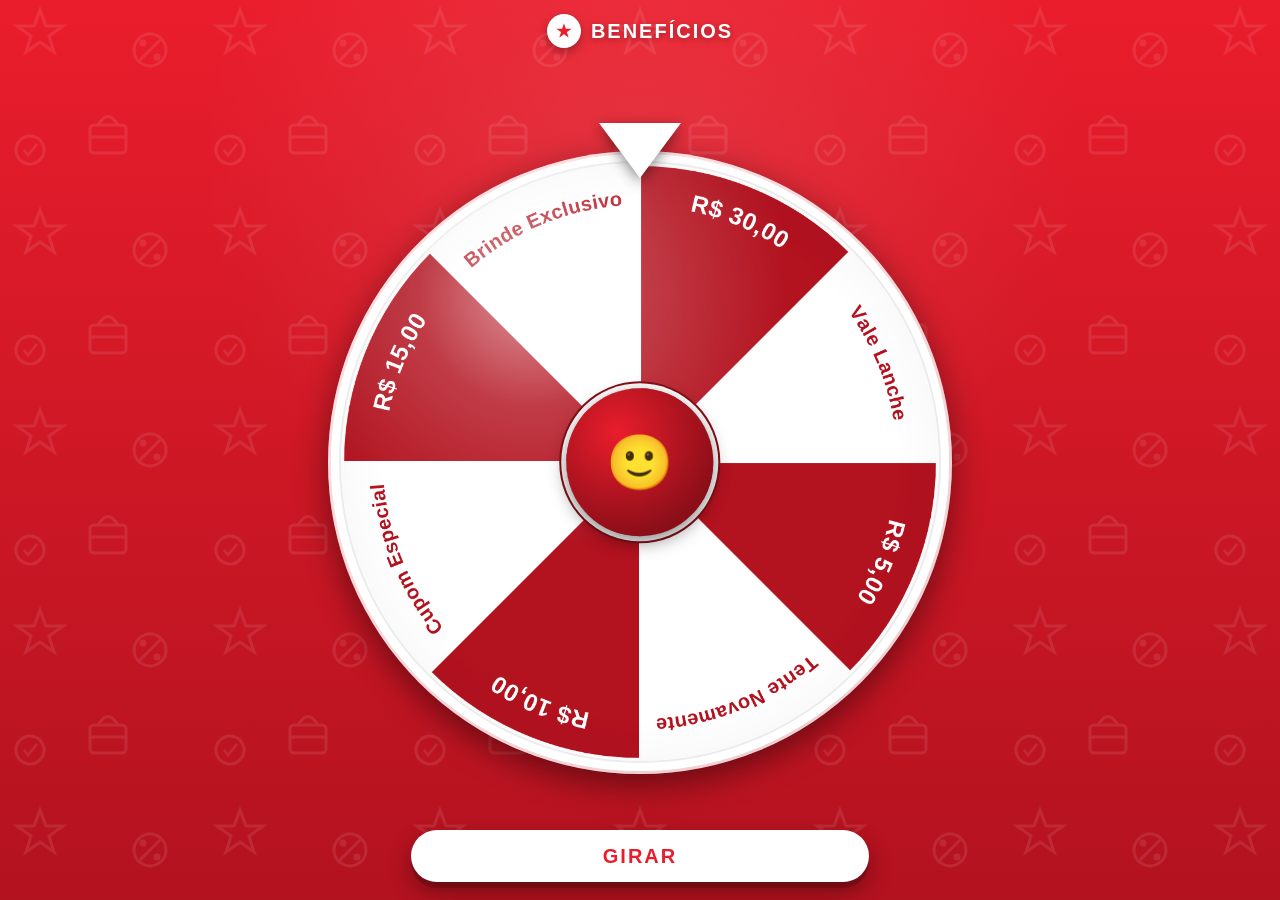
<file: index.html>
<!DOCTYPE html>
<html lang="pt-BR">
<head>
<meta charset="UTF-8">
<meta name="viewport" content="width=device-width, initial-scale=1.0, maximum-scale=1.0, user-scalable=no">
<title>Gira e Ganha | Roleta de Prêmios</title>
<style>
  :root{
    --red:#EA1D2C;
    --red-dark:#B3121F;
    --red-darker:#8A0E18;
    --yellow:#FFD700;
    --yellow-dark:#E6B800;
    --white:#FFFFFF;
  }

  *{ box-sizing:border-box; margin:0; padding:0; }

  html,body{
    width:100%; height:100%;
    overflow:hidden;
    font-family:'Segoe UI', -apple-system, BlinkMacSystemFont, Roboto, Arial, sans-serif;
    background:var(--red);
    -webkit-user-select:none;
    user-select:none;
    -webkit-tap-highlight-color:transparent;
  }

  #totem{
    position:relative;
    width:100vw;
    height:100vh;
    height:100dvh;
    overflow:hidden;
    background:
      radial-gradient(circle at 50% 18%, rgba(255,255,255,0.10) 0%, transparent 45%),
      linear-gradient(180deg, var(--red) 0%, var(--red-dark) 100%);
    display:flex;
    flex-direction:column;
    align-items:center;
  }

  /* watermark pattern layer */
  .watermark{
    position:absolute; inset:0;
    z-index:0;
    pointer-events:none;
    opacity:0.9;
    background-image:url("data:image/svg+xml,%3Csvg xmlns='http://www.w3.org/2000/svg' width='200' height='200'%3E%3Cg stroke='%23ffffff' stroke-width='3' fill='none' opacity='0.10'%3E%3Cpolygon points='40,10 46,26 63,26 49,36 54,52 40,42 26,52 31,36 17,26 34,26'/%3E%3Ccircle cx='150' cy='50' r='16'/%3E%3Cline x1='140' y1='60' x2='160' y2='40'/%3E%3Ccircle cx='143' cy='43' r='2' fill='%23ffffff'/%3E%3Ccircle cx='157' cy='57' r='2' fill='%23ffffff'/%3E%3Crect x='90' y='125' width='36' height='28' rx='4'/%3E%3Cline x1='90' y1='137' x2='126' y2='137'/%3E%3Cpath d='M98 125 Q108 108 118 125'/%3E%3Ccircle cx='30' cy='150' r='14'/%3E%3Cpath d='M24 150 l4 5 l9 -11' stroke-width='2.5'/%3E%3C/g%3E%3C/svg%3E");
    background-size:200px 200px;
    background-repeat:repeat;
  }

  .content{
    position:relative;
    z-index:1;
    width:100%;
    height:100%;
    display:flex;
    flex-direction:column;
    align-items:center;
    padding:0.4vh 1.5vw 0.4vh;
  }

  /* ---------- Header ---------- */
  .top-header{
    display:flex;
    align-items:center;
    justify-content:center;
    gap:10px;
    padding:1.2vh 0 0.6vh;
  }
  .header-logo{
    width:34px; height:34px;
    min-width:34px;
    border-radius:50%;
    background:#fff;
    color:var(--red);
    display:flex;
    align-items:center;
    justify-content:center;
    font-weight:900;
    font-size:17px;
    box-shadow:0 4px 10px rgba(0,0,0,0.3);
  }
  .header-title{
    color:#fff;
    font-weight:900;
    letter-spacing:2px;
    font-size:clamp(15px,3.4vh,20px);
    text-transform:uppercase;
    text-shadow:0 2px 6px rgba(0,0,0,0.3);
  }

  /* ---------- Wheel stage ---------- */
  .wheel-stage{
    position:relative;
    flex:1;
    width:100%;
    display:flex;
    align-items:center;
    justify-content:center;
    padding-top:5.5vh;
    min-height:0;
  }

  .wheel-wrap{
    position:relative;
    width:min(90vw, 72vh, 760px);
    height:min(90vw, 72vh, 760px);
  }

  /* ---------- Landscape / telas horizontais ---------- */
  @media (orientation: landscape) {
    .wheel-wrap{
      width:min(72vh, 48vw, 900px);
      height:min(72vh, 48vw, 900px);
    }
  }

  .pointer{
    position:absolute;
    top:-3.6vh;
    left:50%;
    transform:translateX(-50%);
    width:0; height:0;
    border-left:4.6vh solid transparent;
    border-right:4.6vh solid transparent;
    border-top:6.2vh solid #ffffff;
    filter:drop-shadow(0 4px 7px rgba(0,0,0,0.45));
    z-index:6;
  }

  .wheel-outer-ring{
    position:absolute; inset:-0.5vh;
    border-radius:50%;
    background:linear-gradient(145deg, #ffffff, #e8e8e8);
    box-shadow:0 10px 32px rgba(0,0,0,0.45), 0 0 0 3px rgba(234,29,44,0.12) inset;
  }
  .wheel-outer-ring::before{
    content:"";
    position:absolute; inset:0.35vh;
    border-radius:50%;
    background:#ffffff;
  }

  canvas#wheelCanvas{
    position:absolute;
    inset:0.7vh;
    width:calc(100% - 1.4vh);
    height:calc(100% - 1.4vh);
    border-radius:50%;
    cursor:pointer;
    box-shadow:0 0 0 2px rgba(0,0,0,0.06) inset;
  }

  .wheel-gloss{
    position:absolute;
    inset:0.7vh;
    border-radius:50%;
    pointer-events:none;
    z-index:4;
    background:
      radial-gradient(circle at 32% 22%, rgba(255,255,255,0.55) 0%, rgba(255,255,255,0.18) 18%, transparent 42%),
      radial-gradient(circle at 50% 50%, transparent 60%, rgba(0,0,0,0.08) 100%);
  }

  .hub{
    position:absolute;
    top:50%; left:50%;
    transform:translate(-50%,-50%);
    width:24%; height:24%;
    min-width:88px; min-height:88px;
    border-radius:50%;
    background:radial-gradient(circle at 35% 30%, var(--red), var(--red-darker) 75%);
    display:flex;
    align-items:center;
    justify-content:center;
    text-align:center;
    cursor:pointer;
    z-index:5;
    box-shadow:0 6px 18px rgba(0,0,0,0.45), 0 0 0 5px #ffffff, 0 0 0 7px var(--red-darker);
  }
  .hub-icon{
    font-size:clamp(32px,7.5vw,54px);
    line-height:1;
  }
  .hub.pulse{ animation:hubPulse 1.8s ease-in-out infinite; }
  @keyframes hubPulse{
    0%,100%{ box-shadow:0 6px 18px rgba(0,0,0,0.45), 0 0 0 5px #ffffff, 0 0 0 7px var(--red-darker); }
    50%{ box-shadow:0 6px 24px rgba(0,0,0,0.5), 0 0 0 6px #ffffff, 0 0 0 9px var(--red-darker); }
  }

  /* ---------- Spin button ---------- */
  .spin-btn-wrap{
    width:100%;
    display:flex;
    justify-content:center;
    padding:1vh 0 1.6vh;
  }
  .spin-btn{
    border:none;
    outline:none;
    cursor:pointer;
    font-family:inherit;
    font-weight:900;
    letter-spacing:2px;
    text-transform:uppercase;
    color:var(--red);
    background:#ffffff;
    padding:1.6vh 15vw;
    font-size:clamp(15px,2.4vh,20px);
    border-radius:100px;
    box-shadow:0 6px 0 rgba(0,0,0,0.15), 0 10px 22px rgba(0,0,0,0.35);
    transition:transform .1s ease;
  }
  .spin-btn:active{
    transform:translateY(3px);
    box-shadow:0 3px 0 rgba(0,0,0,0.15), 0 6px 12px rgba(0,0,0,0.3);
  }
  .spin-btn:disabled{
    opacity:0.6;
    cursor:not-allowed;
  }

  /* ---------- Modal ---------- */
  .modal-overlay{
    position:fixed; inset:0;
    background:rgba(60,4,8,0.86);
    backdrop-filter:blur(4px);
    display:none;
    align-items:center;
    justify-content:center;
    z-index:200;
    padding:5vw;
  }
  .modal-overlay.active{ display:flex; }

  .flash-bg{
    position:absolute; inset:0;
    z-index:0;
    pointer-events:none;
    opacity:0;
    background:
      radial-gradient(circle at 50% 38%, rgba(255,255,255,0.55), rgba(255,215,0,0.35) 30%, rgba(234,29,44,0.18) 55%, transparent 72%);
  }
  .flash-bg.active{
    animation:flashPulse 1.1s ease-in-out infinite;
  }
  @keyframes flashPulse{
    0%,100%{ opacity:0.35; transform:scale(1); }
    50%{ opacity:0.95; transform:scale(1.12); }
  }

  .sparkle{
    position:absolute;
    pointer-events:none;
    color:var(--yellow);
    text-shadow:0 0 10px rgba(255,215,0,0.95), 0 0 22px rgba(255,255,255,0.7);
    z-index:203;
    animation-name:sparkleRise;
    animation-timing-function:ease-out;
    animation-fill-mode:forwards;
  }
  @keyframes sparkleRise{
    0%{ opacity:0; transform:translateY(0) scale(0.3) rotate(0deg); }
    20%{ opacity:1; }
    100%{ opacity:0; transform:translateY(-90px) scale(1.15) rotate(200deg); }
  }

  #confettiCanvas{
    position:fixed; inset:0;
    z-index:201;
    pointer-events:none;
    display:none;
  }
  #confettiCanvas.active{ display:block; }

  .modal-box{
    position:relative;
    z-index:202;
    width:100%;
    max-width:420px;
    background:linear-gradient(165deg, #fffdf6, #fff);
    border-radius:30px;
    padding:5vh 6vw;
    text-align:center;
    box-shadow:0 20px 60px rgba(0,0,0,0.5), 0 0 0 6px var(--yellow);
    animation:popIn .5s cubic-bezier(.2,.9,.3,1.35);
    perspective:800px;
  }
  @keyframes popIn{
    from{ transform:scale(0.6); opacity:0; }
    to{ transform:scale(1); opacity:1; }
  }
  .modal-box .badge{
    width:min(22vw,90px);
    height:min(22vw,90px);
    margin:0 auto 2vh;
    border-radius:50%;
    background:linear-gradient(145deg, var(--yellow), var(--yellow-dark));
    display:flex; align-items:center; justify-content:center;
    font-size:min(11vw,42px);
    box-shadow:0 8px 20px rgba(0,0,0,0.25);
    animation:badgePop .6s cubic-bezier(.34,1.56,.64,1) both, badgeGlow 1.8s ease-in-out .6s infinite;
  }
  @keyframes badgePop{
    0%{ transform:scale(0) rotate(-30deg); opacity:0; }
    60%{ transform:scale(1.3) rotate(15deg); opacity:1; }
    80%{ transform:scale(0.9) rotate(-8deg); }
    100%{ transform:scale(1) rotate(0deg); }
  }
  @keyframes badgeGlow{
    0%,100%{ box-shadow:0 8px 20px rgba(0,0,0,0.25); }
    50%{ box-shadow:0 8px 30px rgba(255,215,0,0.75); }
  }
  .modal-box h2{
    font-size:clamp(20px,4.6vw,28px);
    color:var(--red);
    font-weight:900;
    text-transform:uppercase;
    line-height:1.2;
    margin-bottom:1.4vh;
    animation:bounceZoom3D .7s .1s cubic-bezier(.34,1.56,.64,1) both;
  }
  @keyframes bounceZoom3D{
    0%{ transform:scale(0.2) rotateX(45deg); opacity:0; }
    50%{ transform:scale(1.22) rotateX(-8deg); opacity:1; }
    72%{ transform:scale(0.94) rotateX(4deg); }
    100%{ transform:scale(1) rotateX(0deg); }
  }
  .modal-box .prize-name{
    font-size:clamp(22px,5.4vw,32px);
    font-weight:900;
    color:var(--red-darker);
    background:linear-gradient(180deg, #fff7d6, #ffe98a);
    border:2px dashed var(--yellow-dark);
    border-radius:16px;
    padding:1.6vh 1vh;
    margin:1.6vh 0 2vh;
    text-transform:uppercase;
    animation:bounceZoom3D .8s .25s cubic-bezier(.34,1.56,.64,1) both, prizeGlow 1.5s .95s ease-in-out infinite;
  }
  @keyframes prizeGlow{
    0%,100%{ box-shadow:0 0 0 rgba(255,215,0,0); text-shadow:0 0 0 transparent; }
    50%{ box-shadow:0 0 26px rgba(255,215,0,0.65); text-shadow:0 0 12px rgba(255,170,0,0.7); }
  }
  .modal-box p.sub{
    font-size:clamp(13px,3.4vw,15px);
    color:#5a4a1f;
    font-weight:700;
    line-height:1.5;
    margin-bottom:3vh;
  }
  .modal-box.retry .prize-name{ display:none; }

  .modal-btn{
    width:100%;
    border:none;
    outline:none;
    cursor:pointer;
    font-family:inherit;
    font-weight:900;
    letter-spacing:1px;
    text-transform:uppercase;
    color:#fff;
    background:linear-gradient(160deg, var(--red), var(--red-darker));
    padding:2.1vh 0;
    font-size:clamp(14px,3.6vw,17px);
    border-radius:100px;
    box-shadow:0 6px 0 #7a0c14, 0 10px 20px rgba(0,0,0,0.35);
  }
  .modal-btn:active{ transform:translateY(3px); box-shadow:0 3px 0 #7a0c14, 0 6px 12px rgba(0,0,0,0.3); }
</style>
</head>
<body>

<div id="totem">
  <div class="watermark"></div>

  <div class="content">
    <div class="top-header">
      <div class="header-logo">★</div>
      <div class="header-title">Benefícios</div>
    </div>

    <div class="wheel-stage">
      <div class="wheel-wrap">
        <div class="pointer"></div>
        <div class="wheel-outer-ring"></div>
        <canvas id="wheelCanvas" width="1000" height="1000"></canvas>
        <div class="wheel-gloss"></div>
        <div class="hub pulse" id="hubBtn">
          <div class="hub-icon">🙂</div>
        </div>
      </div>
    </div>

    <div class="spin-btn-wrap">
      <button class="spin-btn" id="spinBtn">GIRAR</button>
    </div>
  </div>
</div>

<canvas id="confettiCanvas"></canvas>

<div class="modal-overlay" id="modalOverlay">
  <div class="flash-bg" id="flashBg"></div>
  <div class="modal-box" id="modalBox">
    <div class="badge" id="modalBadge">🏆</div>
    <h2 id="modalTitle">PARABÉNS! VOCÊ GANHOU:</h2>
    <div class="prize-name" id="modalPrize">Cupom Especial</div>
    <p class="sub" id="modalSub">Mostre esta tela para o promotor do estande e retire seu brinde!</p>
    <button class="modal-btn" id="modalBtn">JOGAR NOVAMENTE</button>
  </div>
</div>

<script>
/* =========================================================
   CONFIGURAÇÃO DOS PRÊMIOS (8 GOMOS)
========================================================= */
const PRIZES = [
  { label:'R$ 5,00',          type:'win' },
  { label:'Tente Novamente',  type:'lose' },
  { label:'R$ 10,00',         type:'win' },
  { label:'Cupom Especial',   type:'win' },
  { label:'R$ 15,00',         type:'win' },
  { label:'Brinde Exclusivo', type:'win' },
  { label:'R$ 30,00',         type:'win' },
  { label:'Vale Lanche',      type:'win' },
];

const SEGMENT_COLORS = ['#B3121F', '#FFFFFF']; // alterna vermelho escuro / branco
const TEXT_COLORS    = ['#FFFFFF', '#B3121F']; // texto contrastante

/* =========================================================
   CANVAS DA ROLETA
========================================================= */
const canvas = document.getElementById('wheelCanvas');
const ctx = canvas.getContext('2d');
const CENTER = canvas.width / 2;
const RADIUS = CENTER - 6;
const N = PRIZES.length;
const SLICE = (Math.PI * 2) / N;

let currentRotation = 0;
let isSpinning = false;

function drawCurvedText(text, radius, angleCenter, color, fontSize){
  ctx.save();
  ctx.fillStyle = color;
  ctx.font = `900 ${fontSize}px Arial, sans-serif`;
  ctx.textBaseline = 'middle';
  ctx.textAlign = 'center';

  const chars = text.split('');
  const widths = chars.map(c => ctx.measureText(c).width + fontSize * 0.03);
  const totalWidth = widths.reduce((a,b)=>a+b,0);
  const totalAngle = totalWidth / radius;

  let angle = angleCenter - totalAngle / 2;

  for(let i = 0; i < chars.length; i++){
    const charAngle = widths[i] / radius;
    angle += charAngle / 2;
    ctx.save();
    ctx.rotate(angle);
    ctx.translate(radius, 0);
    ctx.rotate(Math.PI / 2);
    ctx.fillText(chars[i], 0, 0);
    ctx.restore();
    angle += charAngle / 2;
  }
  ctx.restore();
}

function drawWheel(rotation){
  ctx.clearRect(0, 0, canvas.width, canvas.height);
  ctx.save();
  ctx.translate(CENTER, CENTER);
  ctx.rotate(rotation);

  for(let i = 0; i < N; i++){
    const start = i * SLICE;
    const end = start + SLICE;
    const colorIdx = i % 2;

    // gomo
    ctx.beginPath();
    ctx.moveTo(0, 0);
    ctx.arc(0, 0, RADIUS, start, end);
    ctx.closePath();
    ctx.fillStyle = SEGMENT_COLORS[colorIdx];
    ctx.fill();

    // divisor branco
    ctx.strokeStyle = '#FFFFFF';
    ctx.lineWidth = 4;
    ctx.stroke();

    // texto curvado
    const midAngle = start + SLICE / 2;
    const label = PRIZES[i].label;
    const fontSize = label.length > 10 ? 33 : 40;
    drawCurvedText(label, RADIUS - 58, midAngle, TEXT_COLORS[colorIdx], fontSize);
  }

  // anel interno
  ctx.beginPath();
  ctx.arc(0, 0, RADIUS, 0, Math.PI * 2);
  ctx.lineWidth = 5;
  ctx.strokeStyle = 'rgba(255,255,255,0.95)';
  ctx.stroke();

  ctx.restore();
}

drawWheel(currentRotation);

/* =========================================================
   FÍSICA DO GIRO
========================================================= */
function easeOutCubic(t){
  return 1 - Math.pow(1 - t, 3);
}

function primeSpeech(){
  if(!('speechSynthesis' in window)) return;
  window.speechSynthesis.cancel();
  const unlock = new SpeechSynthesisUtterance(' ');
  unlock.volume = 0;
  unlock.rate = 10;
  window.speechSynthesis.speak(unlock);
}

function spinWheel(){
  if(isSpinning) return;
  isSpinning = true;
  ensureAudioContext();
  primeSpeech();
  setControlsEnabled(false);

  const winnerIndex = Math.floor(Math.random() * N);

  const jitter = (Math.random() - 0.5) * (SLICE * 0.5);
  const segmentCenterAngle = winnerIndex * SLICE + SLICE / 2;
  const pointerAngle = -Math.PI / 2; // topo do canvas, sob a seta

  let targetRotation = pointerAngle - segmentCenterAngle + jitter;

  const twoPi = Math.PI * 2;
  const normalizedCurrent = ((currentRotation % twoPi) + twoPi) % twoPi;
  const normalizedTarget = ((targetRotation % twoPi) + twoPi) % twoPi;
  let delta = normalizedTarget - normalizedCurrent;
  if(delta < 0) delta += twoPi;

  const extraSpins = 7;
  const finalRotation = currentRotation + delta + (extraSpins * twoPi);

  const duration = 5200;
  const startRotation = currentRotation;
  const startTime = performance.now();

  function animate(now){
    const elapsed = now - startTime;
    const t = Math.min(elapsed / duration, 1);
    const eased = easeOutCubic(t);
    currentRotation = startRotation + (finalRotation - startRotation) * eased;
    drawWheel(currentRotation);

    if(t < 1){
      requestAnimationFrame(animate);
    } else {
      currentRotation = finalRotation;
      drawWheel(currentRotation);
      isSpinning = false;
      setControlsEnabled(true);
      onSpinResult(winnerIndex);
    }
  }
  requestAnimationFrame(animate);
}

function setControlsEnabled(enabled){
  document.getElementById('spinBtn').disabled = !enabled;
  document.getElementById('hubBtn').style.pointerEvents = enabled ? 'auto' : 'none';
  canvas.style.pointerEvents = enabled ? 'auto' : 'none';
}

document.getElementById('spinBtn').addEventListener('click', spinWheel);
document.getElementById('hubBtn').addEventListener('click', spinWheel);
canvas.addEventListener('click', spinWheel);

/* =========================================================
   RESULTADO / MODAL
========================================================= */
function onSpinResult(index){
  const prize = PRIZES[index];
  const overlay = document.getElementById('modalOverlay');
  const box = document.getElementById('modalBox');
  const badge = document.getElementById('modalBadge');
  const title = document.getElementById('modalTitle');
  const prizeEl = document.getElementById('modalPrize');
  const sub = document.getElementById('modalSub');
  const btn = document.getElementById('modalBtn');

  if(prize.type === 'lose'){
    box.classList.add('retry');
    badge.textContent = '🔄';
    title.textContent = 'QUASE LÁ!';
    sub.textContent = 'Não foi dessa vez. Toque no botão abaixo para girar novamente!';
    btn.textContent = 'GIRAR NOVAMENTE';
    setTimeout(() => speak('Não foi dessa vez! Tente novamente!'), 150);
  } else {
    box.classList.remove('retry');
    badge.textContent = '🏆';
    title.textContent = 'PARABÉNS! VOCÊ GANHOU:';
    prizeEl.textContent = prize.label;
    sub.textContent = 'Mostre esta tela para o promotor do estande e retire seu brinde!';
    btn.textContent = 'JOGAR NOVAMENTE';
    launchCelebration();
    playVictorySound();
    setTimeout(() => speak(`Parabéns! Você ganhou ${toSpokenText(prize.label)}!`), 400);
  }

  overlay.classList.add('active');
}

document.getElementById('modalBtn').addEventListener('click', () => {
  document.getElementById('modalOverlay').classList.remove('active');
  stopCelebration();
  if('speechSynthesis' in window) window.speechSynthesis.cancel();
});

/* =========================================================
   NARRAÇÃO POR VOZ (WEB SPEECH API)
========================================================= */
let ptVoice = null;

const FEMALE_VOICE_HINTS = ['maria','francisca','luciana','camila','helena','fernanda','vitória','vitoria','female','mulher','google português','google portugues'];

function loadPtVoice(){
  if(!('speechSynthesis' in window)) return;
  const voices = window.speechSynthesis.getVoices();
  const ptVoices = voices.filter(v => v.lang && v.lang.toLowerCase().startsWith('pt'));
  const isFemale = v => FEMALE_VOICE_HINTS.some(hint => v.name.toLowerCase().includes(hint));
  const isNatural = v => v.name.toLowerCase().includes('natural') || v.name.toLowerCase().includes('online');

  ptVoice = ptVoices.find(v => isFemale(v) && isNatural(v))
    || ptVoices.find(v => isFemale(v))
    || ptVoices.find(v => v.lang === 'pt-BR')
    || ptVoices[0]
    || null;
}
if('speechSynthesis' in window){
  loadPtVoice();
  window.speechSynthesis.onvoiceschanged = loadPtVoice;
}

function toSpokenText(label){
  const match = label.match(/R\$\s*([\d.]+),?\d*/);
  if(match){
    const amount = match[1].replace(/\./g, '');
    return `${amount} reais`;
  }
  return label;
}

function speak(text){
  if(!('speechSynthesis' in window)) return;
  const utter = new SpeechSynthesisUtterance(text);
  utter.lang = 'pt-BR';
  utter.rate = 0.88;
  utter.pitch = 0.88;
  utter.volume = 1;
  if(ptVoice) utter.voice = ptVoice;
  window.speechSynthesis.speak(utter);
}

/* =========================================================
   CELEBRAÇÃO: CONFETE + FOGOS DE ARTIFÍCIO (CANVAS)
========================================================= */
const confettiCanvas = document.getElementById('confettiCanvas');
const confettiCtx = confettiCanvas.getContext('2d');
const flashBg = document.getElementById('flashBg');
let confettiParticles = [];
let fireworkParticles = [];
let confettiRAF = null;

function resizeConfettiCanvas(){
  confettiCanvas.width = window.innerWidth;
  confettiCanvas.height = window.innerHeight;
}
window.addEventListener('resize', resizeConfettiCanvas);
resizeConfettiCanvas();

const CONFETTI_COLORS = ['#FFD700', '#EA1D2C', '#FFFFFF', '#B3121F', '#FFE98A'];
const CELEBRATION_DURATION = 5200;

function spawnFireworkBurst(){
  const cx = confettiCanvas.width * (0.12 + Math.random() * 0.76);
  const cy = confettiCanvas.height * (0.1 + Math.random() * 0.42);
  const count = 32 + Math.floor(Math.random() * 16);
  const hueBase = Math.random() * 360;

  for(let i = 0; i < count; i++){
    const angle = (Math.PI * 2 * i) / count + Math.random() * 0.3;
    const speed = 3 + Math.random() * 5;
    fireworkParticles.push({
      x: cx, y: cy,
      vx: Math.cos(angle) * speed,
      vy: Math.sin(angle) * speed,
      life: 0,
      maxLife: 50 + Math.random() * 26,
      color: `hsl(${(hueBase + Math.random() * 50 - 25 + 360) % 360}, 100%, ${55 + Math.random() * 20}%)`,
      size: 2.5 + Math.random() * 2.5
    });
  }
}

function launchCelebration(){
  confettiCanvas.classList.add('active');
  flashBg.classList.add('active');
  confettiParticles = [];
  fireworkParticles = [];

  const count = 150;
  for(let i = 0; i < count; i++){
    confettiParticles.push({
      x: Math.random() * confettiCanvas.width,
      y: -20 - Math.random() * confettiCanvas.height * 0.5,
      w: 6 + Math.random() * 8,
      h: 10 + Math.random() * 10,
      color: CONFETTI_COLORS[Math.floor(Math.random() * CONFETTI_COLORS.length)],
      speedY: 2.5 + Math.random() * 3.5,
      speedX: (Math.random() - 0.5) * 2.5,
      rotation: Math.random() * 360,
      rotationSpeed: (Math.random() - 0.5) * 10,
      shape: Math.random() > 0.5 ? 'rect' : 'circle'
    });
  }

  launchSparkles();

  const startTime = performance.now();
  let lastBurst = 0;
  spawnFireworkBurst();

  function frame(now){
    const elapsed = now - startTime;
    confettiCtx.clearRect(0, 0, confettiCanvas.width, confettiCanvas.height);

    if(elapsed < CELEBRATION_DURATION - 700 && now - lastBurst > (380 + Math.random() * 260)){
      spawnFireworkBurst();
      lastBurst = now;
    }

    confettiParticles.forEach(p => {
      p.x += p.speedX;
      p.y += p.speedY;
      p.rotation += p.rotationSpeed;

      confettiCtx.save();
      confettiCtx.translate(p.x, p.y);
      confettiCtx.rotate((p.rotation * Math.PI) / 180);
      confettiCtx.fillStyle = p.color;
      if(p.shape === 'rect'){
        confettiCtx.fillRect(-p.w/2, -p.h/2, p.w, p.h);
      } else {
        confettiCtx.beginPath();
        confettiCtx.arc(0, 0, p.w/2, 0, Math.PI*2);
        confettiCtx.fill();
      }
      confettiCtx.restore();
    });

    fireworkParticles.forEach(p => {
      p.life++;
      p.vx *= 0.96;
      p.vy = p.vy * 0.97 + 0.05;
      p.x += p.vx;
      p.y += p.vy;
      const alpha = Math.max(0, 1 - p.life / p.maxLife);

      confettiCtx.save();
      confettiCtx.globalAlpha = alpha;
      confettiCtx.fillStyle = p.color;
      confettiCtx.shadowColor = p.color;
      confettiCtx.shadowBlur = 10;
      confettiCtx.beginPath();
      confettiCtx.arc(p.x, p.y, p.size, 0, Math.PI * 2);
      confettiCtx.fill();
      confettiCtx.restore();
    });
    fireworkParticles = fireworkParticles.filter(p => p.life < p.maxLife);

    if(elapsed < CELEBRATION_DURATION || fireworkParticles.length > 0){
      confettiRAF = requestAnimationFrame(frame);
    } else {
      confettiCtx.clearRect(0, 0, confettiCanvas.width, confettiCanvas.height);
      confettiCanvas.classList.remove('active');
      flashBg.classList.remove('active');
    }
  }
  confettiRAF = requestAnimationFrame(frame);
}

function stopCelebration(){
  if(confettiRAF){ cancelAnimationFrame(confettiRAF); confettiRAF = null; }
  confettiCtx.clearRect(0, 0, confettiCanvas.width, confettiCanvas.height);
  confettiCanvas.classList.remove('active');
  flashBg.classList.remove('active');
  document.querySelectorAll('.sparkle').forEach(s => s.remove());
}

function launchSparkles(){
  const overlay = document.getElementById('modalOverlay');
  const glyphs = ['✦', '✧', '★'];
  for(let i = 0; i < 20; i++){
    const s = document.createElement('div');
    s.className = 'sparkle';
    s.textContent = glyphs[Math.floor(Math.random() * glyphs.length)];
    s.style.left = (8 + Math.random() * 84) + '%';
    s.style.top = (15 + Math.random() * 65) + '%';
    s.style.fontSize = (14 + Math.random() * 20) + 'px';
    s.style.animationDelay = (Math.random() * 0.8) + 's';
    s.style.animationDuration = (1.6 + Math.random() * 1.3) + 's';
    overlay.appendChild(s);
    setTimeout(() => s.remove(), 3600);
  }
}

/* =========================================================
   SOM DE VITÓRIA (WEB AUDIO API — SEM ARQUIVOS EXTERNOS)
========================================================= */
let audioCtx = null;

function ensureAudioContext(){
  if(!audioCtx){
    const AudioCtor = window.AudioContext || window.webkitAudioContext;
    if(AudioCtor) audioCtx = new AudioCtor();
  }
  if(audioCtx && audioCtx.state === 'suspended'){
    audioCtx.resume();
  }
}

function playTone(freq, start, duration, type, peakGain){
  const osc = audioCtx.createOscillator();
  const gain = audioCtx.createGain();
  osc.type = type;
  osc.frequency.value = freq;
  gain.gain.setValueAtTime(0, start);
  gain.gain.linearRampToValueAtTime(peakGain, start + 0.02);
  gain.gain.exponentialRampToValueAtTime(0.001, start + duration);
  osc.connect(gain).connect(audioCtx.destination);
  osc.start(start);
  osc.stop(start + duration + 0.05);
}

function playVictorySound(){
  if(!audioCtx) return;
  const now = audioCtx.currentTime;
  const notes = [523.25, 659.25, 783.99, 1046.5]; // C5 E5 G5 C6

  notes.forEach((freq, i) => {
    playTone(freq, now + i * 0.12, 0.35, 'triangle', 0.3);
  });

  const chordStart = now + notes.length * 0.12 + 0.05;
  [1046.5, 1318.5, 1568.0].forEach(freq => {
    playTone(freq, chordStart, 0.9, 'sine', 0.15);
  });
}
</script>
</body>
</html>
</file>
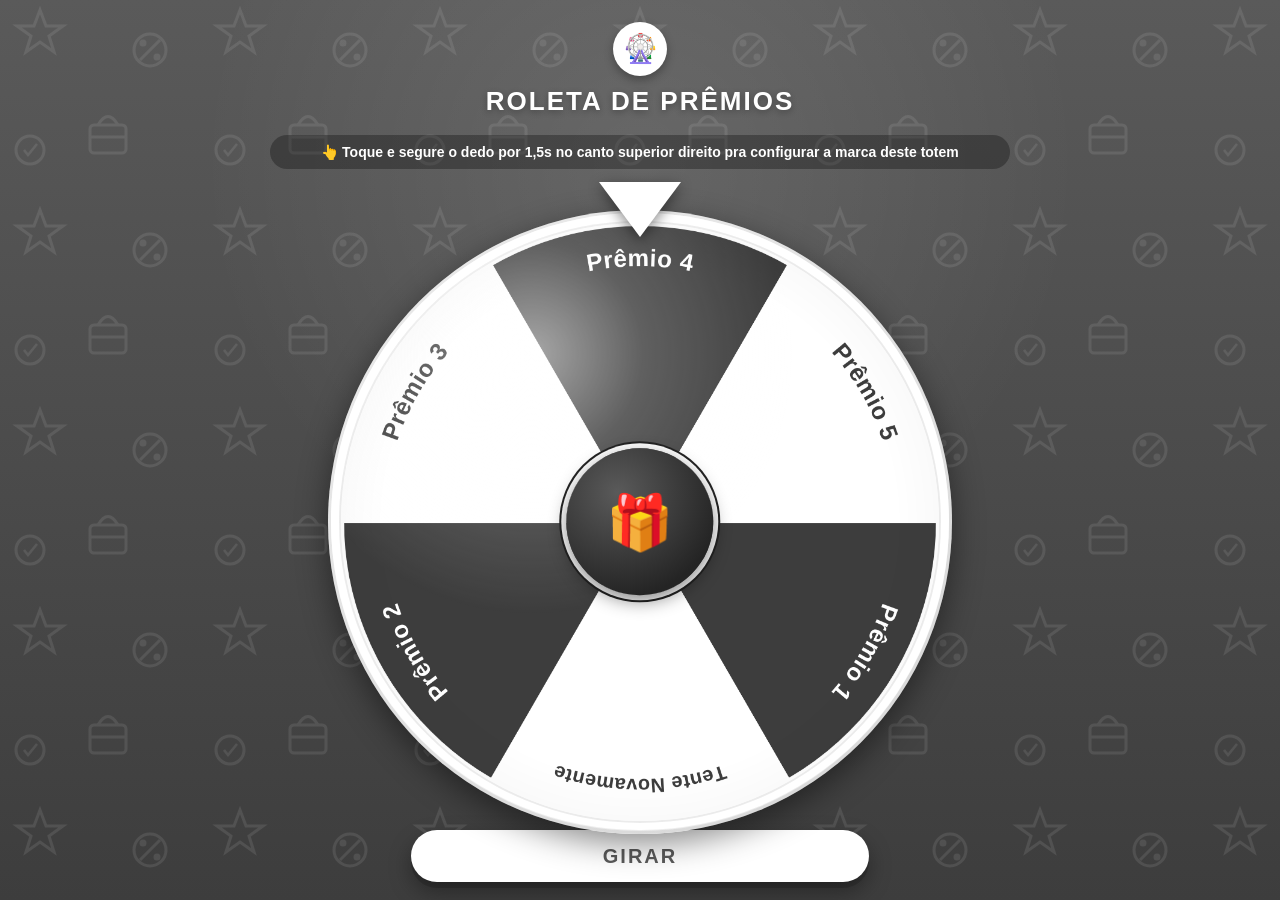
<file: configuravel/index.html>
<!DOCTYPE html>
<html lang="pt-BR">
<head>
<meta charset="UTF-8">
<meta name="viewport" content="width=device-width, initial-scale=1.0, maximum-scale=1.0, user-scalable=no">
<title>Gira e Ganha | Roleta de Prêmios</title>
<style>
  :root{
    --red:#5A5A5A;
    --red-dark:#3D3D3D;
    --red-darker:#242424;
    --red-rgb:90,90,90;
    --yellow:#FFD700;
    --yellow-dark:#E6B800;
    --white:#FFFFFF;
  }

  *{ box-sizing:border-box; margin:0; padding:0; }

  html,body{
    width:100%; height:100%;
    overflow:hidden;
    font-family:'Segoe UI', -apple-system, BlinkMacSystemFont, Roboto, Arial, sans-serif;
    background:var(--red);
    -webkit-user-select:none;
    user-select:none;
    -webkit-tap-highlight-color:transparent;
  }

  #totem{
    position:relative;
    z-index:0;
    width:100vw;
    height:100vh;
    height:100dvh;
    overflow:hidden;
    background:
      radial-gradient(circle at 50% 18%, rgba(255,255,255,0.10) 0%, transparent 45%),
      linear-gradient(180deg, var(--red) 0%, var(--red-dark) 100%);
    display:flex;
    flex-direction:column;
    align-items:center;
  }

  /* watermark pattern layer */
  .watermark{
    position:absolute; inset:0;
    z-index:0;
    pointer-events:none;
    opacity:0.9;
    background-image:url("data:image/svg+xml,%3Csvg xmlns='http://www.w3.org/2000/svg' width='200' height='200'%3E%3Cg stroke='%23ffffff' stroke-width='3' fill='none' opacity='0.10'%3E%3Cpolygon points='40,10 46,26 63,26 49,36 54,52 40,42 26,52 31,36 17,26 34,26'/%3E%3Ccircle cx='150' cy='50' r='16'/%3E%3Cline x1='140' y1='60' x2='160' y2='40'/%3E%3Ccircle cx='143' cy='43' r='2' fill='%23ffffff'/%3E%3Ccircle cx='157' cy='57' r='2' fill='%23ffffff'/%3E%3Crect x='90' y='125' width='36' height='28' rx='4'/%3E%3Cline x1='90' y1='137' x2='126' y2='137'/%3E%3Cpath d='M98 125 Q108 108 118 125'/%3E%3Ccircle cx='30' cy='150' r='14'/%3E%3Cpath d='M24 150 l4 5 l9 -11' stroke-width='2.5'/%3E%3C/g%3E%3C/svg%3E");
    background-size:200px 200px;
    background-repeat:repeat;
  }

  .content{
    position:relative;
    z-index:1;
    width:100%;
    height:100%;
    display:flex;
    flex-direction:column;
    align-items:center;
    padding:0.4vh 1.5vw 0.4vh;
  }

  /* ---------- Header ---------- */
  .top-header{
    display:flex;
    flex-direction:column;
    align-items:center;
    justify-content:center;
    gap:1.2vh;
    padding:2vh 0 1.4vh;
  }
  .header-logo{
    width:54px; height:54px;
    min-width:54px;
    border-radius:50%;
    background:#fff;
    color:var(--red);
    display:flex;
    align-items:center;
    justify-content:center;
    font-weight:900;
    font-size:28px;
    box-shadow:0 4px 10px rgba(0,0,0,0.3);
  }
  .header-logo.custom{
    width:auto; height:clamp(70px,11vh,120px); min-width:0;
    max-width:min(74vw, 380px);
    border-radius:16px;
    background:rgba(255,255,255,0.96);
    padding:10px 16px;
    box-shadow:0 4px 14px rgba(0,0,0,0.35);
  }
  .header-logo.custom img{
    width:auto; height:100%;
    max-width:100%;
    object-fit:contain;
  }
  .header-title{
    color:#fff;
    font-weight:900;
    letter-spacing:2px;
    font-size:clamp(18px,4.2vh,26px);
    text-transform:uppercase;
    text-shadow:0 2px 6px rgba(0,0,0,0.3);
    text-align:center;
  }

  .setup-hint{
    display:none;
    align-self:center;
    max-width:80vw;
    text-align:center;
    background:rgba(0,0,0,0.3);
    color:#fff;
    font-size:clamp(12px,2vh,14px);
    font-weight:700;
    padding:1vh 4vw;
    border-radius:100px;
    margin:0.6vh 0 0.4vh;
    animation:hintPulse 2s ease-in-out infinite;
  }
  .setup-hint.active{ display:block; }
  @keyframes hintPulse{
    0%,100%{ opacity:0.75; }
    50%{ opacity:1; }
  }

  /* ---------- Wheel stage ---------- */
  .wheel-stage{
    position:relative;
    flex:1;
    width:100%;
    display:flex;
    align-items:center;
    justify-content:center;
    padding-top:5.5vh;
    min-height:0;
  }

  .wheel-wrap{
    position:relative;
    width:min(90vw, 72vh, 760px);
    height:min(90vw, 72vh, 760px);
  }

  /* ---------- Landscape / telas horizontais ---------- */
  @media (orientation: landscape) {
    .wheel-wrap{
      width:min(72vh, 48vw, 900px);
      height:min(72vh, 48vw, 900px);
    }
  }

  .pointer{
    position:absolute;
    top:-3.6vh;
    left:50%;
    transform:translateX(-50%);
    width:0; height:0;
    border-left:4.6vh solid transparent;
    border-right:4.6vh solid transparent;
    border-top:6.2vh solid #ffffff;
    filter:drop-shadow(0 4px 7px rgba(0,0,0,0.45));
    z-index:6;
  }

  .wheel-outer-ring{
    position:absolute; inset:-0.5vh;
    border-radius:50%;
    background:linear-gradient(145deg, #ffffff, #e8e8e8);
    box-shadow:0 10px 32px rgba(0,0,0,0.45), 0 0 0 3px rgba(var(--red-rgb), 0.12) inset;
  }
  .wheel-outer-ring::before{
    content:"";
    position:absolute; inset:0.35vh;
    border-radius:50%;
    background:#ffffff;
  }

  canvas#wheelCanvas{
    position:absolute;
    inset:0.7vh;
    width:calc(100% - 1.4vh);
    height:calc(100% - 1.4vh);
    border-radius:50%;
    cursor:pointer;
    box-shadow:0 0 0 2px rgba(0,0,0,0.06) inset;
  }

  .wheel-gloss{
    position:absolute;
    inset:0.7vh;
    border-radius:50%;
    pointer-events:none;
    z-index:4;
    background:
      radial-gradient(circle at 32% 22%, rgba(255,255,255,0.55) 0%, rgba(255,255,255,0.18) 18%, transparent 42%),
      radial-gradient(circle at 50% 50%, transparent 60%, rgba(0,0,0,0.08) 100%);
  }

  .hub{
    position:absolute;
    top:50%; left:50%;
    transform:translate(-50%,-50%);
    width:24%; height:24%;
    min-width:88px; min-height:88px;
    border-radius:50%;
    background:radial-gradient(circle at 35% 30%, var(--red), var(--red-darker) 75%);
    display:flex;
    align-items:center;
    justify-content:center;
    text-align:center;
    cursor:pointer;
    z-index:5;
    box-shadow:0 6px 18px rgba(0,0,0,0.45), 0 0 0 5px #ffffff, 0 0 0 7px var(--red-darker);
  }
  .hub-icon{
    font-size:clamp(32px,7.5vw,54px);
    line-height:1;
  }
  .hub-icon.custom{
    width:100%; height:100%;
    border-radius:50%;
    background:#fff;
    overflow:hidden;
  }
  .hub-icon.custom img{
    width:100%; height:100%;
    object-fit:contain;
    object-position:center;
    padding:6%;
  }
  .hub.pulse{ animation:hubPulse 1.8s ease-in-out infinite; }
  @keyframes hubPulse{
    0%,100%{ box-shadow:0 6px 18px rgba(0,0,0,0.45), 0 0 0 5px #ffffff, 0 0 0 7px var(--red-darker); }
    50%{ box-shadow:0 6px 24px rgba(0,0,0,0.5), 0 0 0 6px #ffffff, 0 0 0 9px var(--red-darker); }
  }

  /* ---------- Spin button ---------- */
  .spin-btn-wrap{
    width:100%;
    display:flex;
    justify-content:center;
    padding:1vh 0 1.6vh;
  }
  .spin-btn{
    border:none;
    outline:none;
    cursor:pointer;
    font-family:inherit;
    font-weight:900;
    letter-spacing:2px;
    text-transform:uppercase;
    color:var(--red);
    background:#ffffff;
    padding:1.6vh 15vw;
    font-size:clamp(15px,2.4vh,20px);
    border-radius:100px;
    box-shadow:0 6px 0 rgba(0,0,0,0.15), 0 10px 22px rgba(0,0,0,0.35);
    transition:transform .1s ease;
  }
  .spin-btn:active{
    transform:translateY(3px);
    box-shadow:0 3px 0 rgba(0,0,0,0.15), 0 6px 12px rgba(0,0,0,0.3);
  }
  .spin-btn:disabled{
    opacity:0.6;
    cursor:not-allowed;
  }

  /* ---------- Modal ---------- */
  .modal-overlay{
    position:fixed; inset:0;
    background:
      linear-gradient(rgba(8,2,2,0.78), rgba(8,2,2,0.78)),
      rgba(var(--red-rgb), 0.4);
    backdrop-filter:blur(4px);
    display:none;
    align-items:center;
    justify-content:center;
    z-index:200;
    padding:5vw;
  }
  .modal-overlay.active{ display:flex; }

  .flash-bg{
    position:absolute; inset:0;
    z-index:0;
    pointer-events:none;
    opacity:0;
    background:
      radial-gradient(circle at 50% 38%, rgba(255,255,255,0.55), rgba(255,215,0,0.35) 30%, rgba(var(--red-rgb), 0.18) 55%, transparent 72%);
  }
  .flash-bg.active{
    animation:flashPulse 1.1s ease-in-out infinite;
  }
  @keyframes flashPulse{
    0%,100%{ opacity:0.35; transform:scale(1); }
    50%{ opacity:0.95; transform:scale(1.12); }
  }

  .sparkle{
    position:absolute;
    pointer-events:none;
    color:var(--yellow);
    text-shadow:0 0 10px rgba(255,215,0,0.95), 0 0 22px rgba(255,255,255,0.7);
    z-index:203;
    animation-name:sparkleRise;
    animation-timing-function:ease-out;
    animation-fill-mode:forwards;
  }
  @keyframes sparkleRise{
    0%{ opacity:0; transform:translateY(0) scale(0.3) rotate(0deg); }
    20%{ opacity:1; }
    100%{ opacity:0; transform:translateY(-90px) scale(1.15) rotate(200deg); }
  }

  #confettiCanvas{
    position:fixed; inset:0;
    z-index:201;
    pointer-events:none;
    display:none;
  }
  #confettiCanvas.active{ display:block; }

  .modal-box{
    position:relative;
    z-index:202;
    width:100%;
    max-width:420px;
    background:linear-gradient(165deg, #fffdf6, #fff);
    border-radius:30px;
    padding:5vh 6vw;
    text-align:center;
    box-shadow:0 20px 60px rgba(0,0,0,0.5), 0 0 0 6px var(--yellow);
    animation:popIn .5s cubic-bezier(.2,.9,.3,1.35);
    perspective:800px;
  }
  @keyframes popIn{
    from{ transform:scale(0.6); opacity:0; }
    to{ transform:scale(1); opacity:1; }
  }
  .modal-box .badge{
    width:min(22vw,90px);
    height:min(22vw,90px);
    margin:0 auto 2vh;
    border-radius:50%;
    background:linear-gradient(145deg, var(--yellow), var(--yellow-dark));
    display:flex; align-items:center; justify-content:center;
    font-size:min(11vw,42px);
    box-shadow:0 8px 20px rgba(0,0,0,0.25);
    animation:badgePop .6s cubic-bezier(.34,1.56,.64,1) both, badgeGlow 1.8s ease-in-out .6s infinite;
  }
  @keyframes badgePop{
    0%{ transform:scale(0) rotate(-30deg); opacity:0; }
    60%{ transform:scale(1.3) rotate(15deg); opacity:1; }
    80%{ transform:scale(0.9) rotate(-8deg); }
    100%{ transform:scale(1) rotate(0deg); }
  }
  @keyframes badgeGlow{
    0%,100%{ box-shadow:0 8px 20px rgba(0,0,0,0.25); }
    50%{ box-shadow:0 8px 30px rgba(255,215,0,0.75); }
  }
  .modal-box h2{
    font-size:clamp(20px,4.6vw,28px);
    color:var(--red);
    font-weight:900;
    text-transform:uppercase;
    line-height:1.2;
    margin-bottom:1.4vh;
    animation:bounceZoom3D .7s .1s cubic-bezier(.34,1.56,.64,1) both;
  }
  @keyframes bounceZoom3D{
    0%{ transform:scale(0.2) rotateX(45deg); opacity:0; }
    50%{ transform:scale(1.22) rotateX(-8deg); opacity:1; }
    72%{ transform:scale(0.94) rotateX(4deg); }
    100%{ transform:scale(1) rotateX(0deg); }
  }
  .modal-box .prize-name{
    font-size:clamp(22px,5.4vw,32px);
    font-weight:900;
    color:var(--red-darker);
    background:linear-gradient(180deg, #fff7d6, #ffe98a);
    border:2px dashed var(--yellow-dark);
    border-radius:16px;
    padding:1.6vh 1vh;
    margin:1.6vh 0 2vh;
    text-transform:uppercase;
    animation:bounceZoom3D .8s .25s cubic-bezier(.34,1.56,.64,1) both, prizeGlow 1.5s .95s ease-in-out infinite;
  }
  @keyframes prizeGlow{
    0%,100%{ box-shadow:0 0 0 rgba(255,215,0,0); text-shadow:0 0 0 transparent; }
    50%{ box-shadow:0 0 26px rgba(255,215,0,0.65); text-shadow:0 0 12px rgba(255,170,0,0.7); }
  }
  .modal-box p.sub{
    font-size:clamp(13px,3.4vw,15px);
    color:#5a4a1f;
    font-weight:700;
    line-height:1.5;
    margin-bottom:3vh;
  }
  .modal-box.retry .prize-name{ display:none; }

  .modal-btn{
    width:100%;
    border:none;
    outline:none;
    cursor:pointer;
    font-family:inherit;
    font-weight:900;
    letter-spacing:1px;
    text-transform:uppercase;
    color:#fff;
    background:linear-gradient(160deg, var(--red), var(--red-darker));
    padding:2.1vh 0;
    font-size:clamp(14px,3.6vw,17px);
    border-radius:100px;
    box-shadow:0 6px 0 #7a0c14, 0 10px 20px rgba(0,0,0,0.35);
  }
  .modal-btn:active{ transform:translateY(3px); box-shadow:0 3px 0 #7a0c14, 0 6px 12px rgba(0,0,0,0.3); }

  /* ---------- Fundo customizado (upload do cliente) ---------- */
  .custom-bg{
    position:absolute; inset:0;
    z-index:-1;
    background-size:cover;
    background-position:center;
    display:none;
  }
  .custom-bg.active{ display:block; }
  /* leve véu escuro por cima da foto, pra roleta/textos continuarem legíveis */
  .custom-bg.active::after{
    content:"";
    position:absolute; inset:0;
    background:linear-gradient(180deg, rgba(0,0,0,0.35), rgba(0,0,0,0.5));
  }

  /* ---------- Logo customizada (tamanho/enquadramento tratados em .header-logo.custom) ---------- */

  /* ---------- Botão de engrenagem (abre configurações) ---------- */
  /* Invisível por padrão: só aparece durante um toque-e-segure (1.5s) no canto,
     pra não distrair o cliente final durante a apresentação da roleta. */
  .settings-btn{
    position:absolute;
    top:1.2vh; right:1.5vw;
    z-index:10;
    width:56px; height:56px;
    min-width:44px; min-height:44px;
    border-radius:50%;
    border:none;
    background:rgba(0,0,0,0.28);
    color:#fff;
    font-size:24px;
    display:flex; align-items:center; justify-content:center;
    cursor:pointer;
    backdrop-filter:blur(2px);
    touch-action:manipulation;
    opacity:0;
    -webkit-tap-highlight-color:transparent;
  }
  .settings-btn.pressing{
    opacity:0.9;
    transition:opacity 1.5s linear;
  }

  /* ---------- Painel de configurações ---------- */
  .settings-overlay{
    position:fixed; inset:0;
    background:rgba(20,4,6,0.78);
    backdrop-filter:blur(3px);
    display:none;
    align-items:center;
    justify-content:center;
    z-index:300;
    padding:5vw;
  }
  .settings-overlay.active{ display:flex; }
  .settings-box{
    width:100%; max-width:640px;
    max-height:94vh;
    overflow-y:auto;
    background:#fff;
    border-radius:24px;
    padding:4vh 5vw;
    box-shadow:0 20px 60px rgba(0,0,0,0.5);
  }
  .settings-box h3{
    color:var(--red);
    font-weight:900;
    text-transform:uppercase;
    font-size:20px;
    margin-bottom:2.4vh;
    text-align:center;
  }
  .settings-field{ margin-bottom:2.2vh; }
  .settings-field label{
    display:block;
    font-weight:800;
    font-size:13px;
    color:#333;
    text-transform:uppercase;
    letter-spacing:0.5px;
    margin-bottom:0.4vh;
  }
  .settings-intro{
    font-size:13px;
    color:#777;
    line-height:1.5;
    text-align:center;
    margin-bottom:2.6vh;
  }
  .settings-gesture-note{
    background:#fff6e0;
    border:1px solid #f0d998;
    border-radius:10px;
    padding:1.2vh 3vw;
    color:#7a5c10;
  }
  .field-hint{
    font-size:12px;
    color:#888;
    line-height:1.45;
    font-weight:500;
    margin-bottom:0.9vh;
  }
  .settings-field input[type="text"]{
    width:100%;
    padding:1.3vh 1vh;
    border:2px solid #eee;
    border-radius:10px;
    font-size:15px;
    font-family:inherit;
  }
  .settings-upload{
    display:flex; align-items:center; gap:12px;
  }
  .settings-preview{
    width:56px; height:56px;
    border-radius:12px;
    background:#f4f4f4;
    border:2px solid #eee;
    display:flex; align-items:center; justify-content:center;
    overflow:hidden;
    flex-shrink:0;
    font-size:22px;
    color:#bbb;
  }
  .settings-preview img{ width:100%; height:100%; object-fit:cover; }
  .hub-zoom-row{
    display:flex; align-items:center; gap:14px;
  }
  .hub-zoom-preview{
    width:64px; height:64px;
    border-radius:50%;
    background:#fff;
    border:2px solid #eee;
    overflow:hidden;
    flex-shrink:0;
  }
  .hub-zoom-preview img{
    width:100%; height:100%;
    object-fit:cover;
    object-position:center;
  }
  .hub-zoom-row input[type="range"]{ flex:1; }
  .settings-upload input[type="file"]{
    flex:1;
    font-size:12px;
  }
  .prizes-editor{
    display:flex; flex-direction:column; gap:9px;
  }
  .prize-row{
    display:flex; align-items:center; gap:10px;
  }
  .prize-row > span{
    font-size:11px; font-weight:800; color:#aaa;
    width:16px; flex-shrink:0;
  }
  .prize-image-thumb{
    position:relative;
    flex-shrink:0;
    width:34px; height:34px;
    border-radius:8px;
    background:#f4f4f4;
    border:2px solid #eee;
    display:flex; align-items:center; justify-content:center;
    overflow:hidden;
    cursor:pointer;
    color:#b6bccc;
  }
  .prize-image-thumb img{ width:100%; height:100%; object-fit:cover; }
  .prize-image-placeholder{ font-size:15px; }
  .prize-image-clear{
    position:absolute;
    top:-4px; right:-4px;
    width:15px; height:15px;
    border-radius:50%;
    border:none;
    background:#c0392b;
    color:#fff;
    font-size:8px;
    line-height:1;
    cursor:pointer;
    display:flex; align-items:center; justify-content:center;
  }
  .prize-row input[type="text"]{
    flex:1;
    min-width:0;
    padding:1vh 0.8vh;
    border:2px solid #eee;
    border-radius:8px;
    font-size:13px;
    font-family:inherit;
  }
  .prize-row select{
    flex-shrink:0;
    padding:0.9vh 0.4vh;
    border:2px solid #eee;
    border-radius:8px;
    font-size:11px;
    font-family:inherit;
    color:#555;
  }
  .prize-remove-btn{
    flex-shrink:0;
    width:28px; height:28px;
    border-radius:50%;
    border:none;
    background:#fdeaea;
    color:#c0392b;
    font-size:14px;
    font-weight:900;
    cursor:pointer;
    line-height:1;
  }
  .prize-remove-btn:disabled{
    opacity:0.35;
    cursor:not-allowed;
  }
  .prize-add-btn{
    margin-top:10px;
    width:100%;
    border:2px dashed #ccc;
    background:transparent;
    color:#666;
    font-weight:800;
    font-size:13px;
    padding:1.2vh 0;
    border-radius:10px;
    cursor:pointer;
  }
  .prize-add-btn:active{ background:#f6f6f6; }
  .prize-add-btn:disabled{ opacity:0.4; cursor:not-allowed; }
  .settings-backup-actions{
    display:flex; gap:10px;
  }
  .settings-backup-btn{
    flex:1;
    border:2px solid #ddd;
    background:#fafafa;
    color:#555;
    font-family:inherit;
    font-weight:800;
    font-size:13px;
    padding:1.2vh 0;
    border-radius:10px;
    cursor:pointer;
  }
  .settings-backup-btn:active{ background:#f0f0f0; }
  .settings-actions{
    display:flex; flex-direction:column; gap:10px;
    margin-top:1vh;
  }
  .settings-btn-save{
    border:none; outline:none; cursor:pointer;
    font-family:inherit; font-weight:900;
    letter-spacing:1px; text-transform:uppercase;
    color:#fff;
    background:linear-gradient(160deg, var(--red), var(--red-darker));
    padding:1.7vh 0;
    font-size:15px;
    border-radius:100px;
    box-shadow:0 6px 0 #7a0c14;
  }
  .settings-btn-save:active{ transform:translateY(3px); box-shadow:0 3px 0 #7a0c14; }
  .settings-btn-reset{
    border:none; outline:none; cursor:pointer;
    font-family:inherit; font-weight:800;
    color:#999;
    background:transparent;
    padding:1vh 0;
    font-size:13px;
    text-decoration:underline;
  }
  .settings-btn-close{
    position:absolute;
    top:1.6vh; right:1.6vh;
    width:44px; height:44px;
    border-radius:50%;
    border:none;
    background:#f0f0f0;
    color:#888;
    font-size:20px;
    cursor:pointer;
    touch-action:manipulation;
  }
</style>
</head>
<body>

<div id="totem">
  <div class="custom-bg" id="customBg"></div>
  <div class="watermark"></div>

  <button class="settings-btn" id="settingsBtn" title="Configurar marca">⚙</button>

  <div class="content">
    <div class="top-header">
      <div class="header-logo" id="headerLogo">★</div>
      <div class="header-title" id="headerTitle">Benefícios</div>
    </div>

    <div class="setup-hint" id="setupHint">👆 Toque e segure o dedo por 1,5s no canto superior direito pra configurar a marca deste totem</div>

    <div class="wheel-stage">
      <div class="wheel-wrap">
        <div class="pointer"></div>
        <div class="wheel-outer-ring"></div>
        <canvas id="wheelCanvas" width="1000" height="1000"></canvas>
        <div class="wheel-gloss"></div>
        <div class="hub pulse" id="hubBtn">
          <div class="hub-icon" id="hubIcon">🙂</div>
        </div>
      </div>
    </div>

    <div class="spin-btn-wrap">
      <button class="spin-btn" id="spinBtn">GIRAR</button>
    </div>
  </div>
</div>

<canvas id="confettiCanvas"></canvas>

<div class="modal-overlay" id="modalOverlay">
  <div class="flash-bg" id="flashBg"></div>
  <div class="modal-box" id="modalBox">
    <div class="badge" id="modalBadge">🏆</div>
    <h2 id="modalTitle">PARABÉNS! VOCÊ GANHOU:</h2>
    <div class="prize-name" id="modalPrize">Cupom Especial</div>
    <p class="sub" id="modalSub">Mostre esta tela para o promotor do estande e retire seu brinde!</p>
    <button class="modal-btn" id="modalBtn">JOGAR NOVAMENTE</button>
  </div>
</div>

<div class="settings-overlay" id="settingsOverlay">
  <div class="settings-box">
    <button class="settings-btn-close" id="settingsCloseBtn">✕</button>
    <h3>Configurar Marca</h3>
    <p class="settings-intro">Use esta tela pra trocar a marca do totem antes de cada ativação. Tudo é salvo neste aparelho e aplicado na hora, sem precisar de internet.</p>
    <p class="settings-intro settings-gesture-note">💡 Pra abrir esta tela de novo depois, o botão de engrenagem fica escondido: <strong>toque e segure o dedo por 1,5 segundo no canto superior direito</strong> da tela da roleta.</p>

    <div class="settings-field">
      <label for="brandNameInput">Nome da marca</label>
      <p class="field-hint">Aparece escrito ao lado da logo, no topo da tela.</p>
      <input type="text" id="brandNameInput" placeholder="Ex: Benefícios">
    </div>

    <div class="settings-field">
      <label>Logo</label>
      <p class="field-hint">Aparece no topo e no círculo do meio da roleta. As cores da roleta (gomos, botão, confete) mudam automaticamente para a cor predominante dessa imagem. Fica melhor com uma logo de fundo transparente (PNG).</p>
      <div class="settings-upload">
        <div class="settings-preview" id="logoPreview">★</div>
        <input type="file" id="logoInput" accept="image/*">
      </div>
    </div>

    <div class="settings-field" id="hubZoomField" style="display:none;">
      <label>Zoom da logo no círculo central</label>
      <p class="field-hint">O círculo do meio corta a logo pra preencher tudo. Se cortar do jeito errado, ajuste o zoom aqui.</p>
      <div class="hub-zoom-row">
        <div class="hub-zoom-preview" id="hubZoomPreview"></div>
        <input type="range" id="hubZoomInput" min="100" max="260" value="100" step="1">
      </div>
    </div>

    <div class="settings-field">
      <label>Imagem de fundo (opcional)</label>
      <p class="field-hint">Se enviar uma foto aqui, ela cobre a tela inteira atrás da roleta. Se deixar em branco, o fundo usa a cor da marca com a logo pequena repetida por trás, bem discreta.</p>
      <div class="settings-upload">
        <div class="settings-preview" id="bgPreview">🖼</div>
        <input type="file" id="bgInput" accept="image/*">
      </div>
    </div>

    <div class="settings-field">
      <label>Prêmios da roleta</label>
      <p class="field-hint">Edite o texto de cada gomo e marque se ele é um prêmio ("Ganha") ou não ("Não ganha", tipo "Tente Novamente"). Use os botões pra adicionar ou remover gomos (mínimo 2, máximo 10).</p>
      <div id="prizesEditor" class="prizes-editor"></div>
      <button type="button" class="prize-add-btn" id="prizeAddBtn">+ Adicionar prêmio</button>
    </div>

    <div class="settings-field">
      <label>Backup da configuração</label>
      <p class="field-hint">Exporte um arquivo com a marca e os prêmios configurados pra guardar de reserva ou levar pra outro totem. Se o navegador for limpo, restaure tudo em segundos importando esse arquivo.</p>
      <div class="settings-backup-actions">
        <button type="button" class="settings-backup-btn" id="exportBtn">⬇ Exportar</button>
        <button type="button" class="settings-backup-btn" id="importBtn">⬆ Importar</button>
        <input type="file" id="importInput" accept="application/json" style="display:none;">
      </div>
    </div>

    <div class="settings-actions">
      <button class="settings-btn-save" id="settingsSaveBtn">Salvar e aplicar</button>
      <button class="settings-btn-reset" id="settingsResetBtn">Restaurar padrão</button>
    </div>
  </div>
</div>

<script>
/* =========================================================
   CONFIGURAÇÃO DOS PRÊMIOS (quantidade de gomos configurável)
========================================================= */
const DEFAULT_PRIZES = [
  { label:'Prêmio 1',        type:'win' },
  { label:'Tente Novamente', type:'lose' },
  { label:'Prêmio 2',        type:'win' },
  { label:'Prêmio 3',        type:'win' },
  { label:'Prêmio 4',        type:'win' },
  { label:'Prêmio 5',        type:'win' },
];
const MIN_PRIZES = 2;
const MAX_PRIZES = 10;
const PRIZES_KEY = 'giraEGanha_prizes';
function loadPrizes(){
  try{
    const raw = localStorage.getItem(PRIZES_KEY);
    const parsed = raw ? JSON.parse(raw) : null;
    return (Array.isArray(parsed) && parsed.length >= MIN_PRIZES && parsed.length <= MAX_PRIZES) ? parsed : null;
  } catch(e){
    return null;
  }
}
let PRIZES = loadPrizes() || DEFAULT_PRIZES;

// imagens de prêmio (opcionais) carregam assíncrono -- guarda o Image()
// já carregado por índice e redesenha a roleta quando cada uma terminar.
const prizeImageCache = new Map();
function preloadPrizeImages(){
  prizeImageCache.clear();
  PRIZES.forEach((prize, i) => {
    if(!prize.image) return;
    const img = new Image();
    img.onload = () => drawWheel(currentRotation);
    img.src = prize.image;
    prizeImageCache.set(i, img);
  });
}

// troca a lista de prêmios e recalcula a geometria da roleta (quantidade de gomos pode mudar)
function applyPrizes(prizes){
  PRIZES = prizes;
  N = PRIZES.length;
  SLICE = (Math.PI * 2) / N;
  preloadPrizeImages();
  drawWheel(currentRotation);
}

let SEGMENT_COLORS = ['#3D3D3D', '#FFFFFF']; // alterna cor escura / branco (atualizado por applyPalette)
let TEXT_COLORS    = ['#FFFFFF', '#3D3D3D']; // texto contrastante

/* =========================================================
   CANVAS DA ROLETA
========================================================= */
const canvas = document.getElementById('wheelCanvas');
const ctx = canvas.getContext('2d');
const CENTER = canvas.width / 2;
const RADIUS = CENTER - 6;
let N = PRIZES.length;
let SLICE = (Math.PI * 2) / N;

let currentRotation = 0;
let isSpinning = false;

function drawCurvedText(text, radius, angleCenter, color, fontSize){
  ctx.save();
  ctx.fillStyle = color;
  ctx.font = `900 ${fontSize}px Arial, sans-serif`;
  ctx.textBaseline = 'middle';
  ctx.textAlign = 'center';

  const chars = text.split('');
  const widths = chars.map(c => ctx.measureText(c).width + fontSize * 0.03);
  const totalWidth = widths.reduce((a,b)=>a+b,0);
  const totalAngle = totalWidth / radius;

  let angle = angleCenter - totalAngle / 2;

  for(let i = 0; i < chars.length; i++){
    const charAngle = widths[i] / radius;
    angle += charAngle / 2;
    ctx.save();
    ctx.rotate(angle);
    ctx.translate(radius, 0);
    ctx.rotate(Math.PI / 2);
    ctx.fillText(chars[i], 0, 0);
    ctx.restore();
    angle += charAngle / 2;
  }
  ctx.restore();
}

// desenha a imagem do prêmio "de pé" no gomo, mesma convenção de rotação
// do drawCurvedText (só que pra uma imagem inteira, não por caractere).
// Mantém a proporção original da foto (não estica pra caber no quadrado).
function drawSegmentImage(img, radius, angleCenter, size){
  ctx.save();
  ctx.rotate(angleCenter);
  ctx.translate(radius, 0);
  ctx.rotate(Math.PI / 2);
  const scale = Math.min(size / img.naturalWidth, size / img.naturalHeight);
  const w = img.naturalWidth * scale;
  const h = img.naturalHeight * scale;
  ctx.drawImage(img, -w / 2, -h / 2, w, h);
  ctx.restore();
}

function drawWheel(rotation){
  ctx.clearRect(0, 0, canvas.width, canvas.height);
  ctx.save();
  ctx.translate(CENTER, CENTER);
  ctx.rotate(rotation);

  for(let i = 0; i < N; i++){
    const start = i * SLICE;
    const end = start + SLICE;
    const colorIdx = i % 2;

    // gomo
    ctx.beginPath();
    ctx.moveTo(0, 0);
    ctx.arc(0, 0, RADIUS, start, end);
    ctx.closePath();
    ctx.fillStyle = SEGMENT_COLORS[colorIdx];
    ctx.fill();

    // divisor branco
    ctx.strokeStyle = '#FFFFFF';
    ctx.lineWidth = 4;
    ctx.stroke();

    // imagem do prêmio (opcional) + texto curvado
    const midAngle = start + SLICE / 2;
    const label = PRIZES[i].label;
    const prizeImg = prizeImageCache.get(i);
    const hasImage = prizeImg && prizeImg.complete && prizeImg.naturalWidth > 0;

    if(hasImage){
      const imgSize = Math.max(60, Math.min(130, SLICE * (RADIUS * 0.75) * 0.55));
      drawSegmentImage(prizeImg, RADIUS - 95, midAngle, imgSize);
      const fontSize = label.length > 10 ? 22 : 26;
      drawCurvedText(label, RADIUS - 190, midAngle, TEXT_COLORS[colorIdx], fontSize);
    } else {
      const fontSize = label.length > 10 ? 33 : 40;
      drawCurvedText(label, RADIUS - 58, midAngle, TEXT_COLORS[colorIdx], fontSize);
    }
  }

  // anel interno
  ctx.beginPath();
  ctx.arc(0, 0, RADIUS, 0, Math.PI * 2);
  ctx.lineWidth = 5;
  ctx.strokeStyle = 'rgba(255,255,255,0.95)';
  ctx.stroke();

  ctx.restore();
}

preloadPrizeImages();
drawWheel(currentRotation);

/* =========================================================
   FÍSICA DO GIRO
========================================================= */
function easeOutCubic(t){
  return 1 - Math.pow(1 - t, 3);
}

function spinWheel(){
  if(isSpinning) return;
  isSpinning = true;
  setControlsEnabled(false);

  const winnerIndex = Math.floor(Math.random() * N);

  const jitter = (Math.random() - 0.5) * (SLICE * 0.5);
  const segmentCenterAngle = winnerIndex * SLICE + SLICE / 2;
  const pointerAngle = -Math.PI / 2; // topo do canvas, sob a seta

  let targetRotation = pointerAngle - segmentCenterAngle + jitter;

  const twoPi = Math.PI * 2;
  const normalizedCurrent = ((currentRotation % twoPi) + twoPi) % twoPi;
  const normalizedTarget = ((targetRotation % twoPi) + twoPi) % twoPi;
  let delta = normalizedTarget - normalizedCurrent;
  if(delta < 0) delta += twoPi;

  const extraSpins = 7;
  const finalRotation = currentRotation + delta + (extraSpins * twoPi);

  const duration = 5200;
  const startRotation = currentRotation;
  const startTime = performance.now();

  function animate(now){
    const elapsed = now - startTime;
    const t = Math.min(elapsed / duration, 1);
    const eased = easeOutCubic(t);
    currentRotation = startRotation + (finalRotation - startRotation) * eased;
    drawWheel(currentRotation);

    if(t < 1){
      requestAnimationFrame(animate);
    } else {
      currentRotation = finalRotation;
      drawWheel(currentRotation);
      isSpinning = false;
      setControlsEnabled(true);
      onSpinResult(winnerIndex);
    }
  }
  requestAnimationFrame(animate);
}

function setControlsEnabled(enabled){
  document.getElementById('spinBtn').disabled = !enabled;
  document.getElementById('hubBtn').style.pointerEvents = enabled ? 'auto' : 'none';
  canvas.style.pointerEvents = enabled ? 'auto' : 'none';
}

document.getElementById('spinBtn').addEventListener('click', spinWheel);
document.getElementById('hubBtn').addEventListener('click', spinWheel);
canvas.addEventListener('click', spinWheel);

/* =========================================================
   RESULTADO / MODAL
========================================================= */
function onSpinResult(index){
  const prize = PRIZES[index];
  const overlay = document.getElementById('modalOverlay');
  const box = document.getElementById('modalBox');
  const badge = document.getElementById('modalBadge');
  const title = document.getElementById('modalTitle');
  const prizeEl = document.getElementById('modalPrize');
  const sub = document.getElementById('modalSub');
  const btn = document.getElementById('modalBtn');

  if(prize.type === 'lose'){
    box.classList.add('retry');
    badge.textContent = '🔄';
    title.textContent = 'QUASE LÁ!';
    sub.textContent = 'Não foi dessa vez. Toque no botão abaixo para girar novamente!';
    btn.textContent = 'GIRAR NOVAMENTE';
  } else {
    box.classList.remove('retry');
    badge.textContent = '🏆';
    title.textContent = 'PARABÉNS! VOCÊ GANHOU:';
    prizeEl.textContent = prize.label;
    sub.textContent = 'Mostre esta tela para o promotor do estande e retire seu brinde!';
    btn.textContent = 'JOGAR NOVAMENTE';
    launchCelebration();
  }

  overlay.classList.add('active');
}

document.getElementById('modalBtn').addEventListener('click', () => {
  document.getElementById('modalOverlay').classList.remove('active');
  stopCelebration();
});

/* =========================================================
   CELEBRAÇÃO: CONFETE + FOGOS DE ARTIFÍCIO (CANVAS)
========================================================= */
const confettiCanvas = document.getElementById('confettiCanvas');
const confettiCtx = confettiCanvas.getContext('2d');
const flashBg = document.getElementById('flashBg');
let confettiParticles = [];
let fireworkParticles = [];
let confettiRAF = null;

function resizeConfettiCanvas(){
  confettiCanvas.width = window.innerWidth;
  confettiCanvas.height = window.innerHeight;
}
window.addEventListener('resize', resizeConfettiCanvas);
resizeConfettiCanvas();

let CONFETTI_COLORS = ['#FFD700', '#5A5A5A', '#FFFFFF', '#3D3D3D', '#FFE98A'];
const CELEBRATION_DURATION = 5200;

function spawnFireworkBurst(){
  const cx = confettiCanvas.width * (0.12 + Math.random() * 0.76);
  const cy = confettiCanvas.height * (0.1 + Math.random() * 0.42);
  const count = 32 + Math.floor(Math.random() * 16);
  const hueBase = Math.random() * 360;

  for(let i = 0; i < count; i++){
    const angle = (Math.PI * 2 * i) / count + Math.random() * 0.3;
    const speed = 3 + Math.random() * 5;
    fireworkParticles.push({
      x: cx, y: cy,
      vx: Math.cos(angle) * speed,
      vy: Math.sin(angle) * speed,
      life: 0,
      maxLife: 50 + Math.random() * 26,
      color: `hsl(${(hueBase + Math.random() * 50 - 25 + 360) % 360}, 100%, ${55 + Math.random() * 20}%)`,
      size: 2.5 + Math.random() * 2.5
    });
  }
}

function launchCelebration(){
  confettiCanvas.classList.add('active');
  flashBg.classList.add('active');
  confettiParticles = [];
  fireworkParticles = [];

  const count = 150;
  for(let i = 0; i < count; i++){
    confettiParticles.push({
      x: Math.random() * confettiCanvas.width,
      y: -20 - Math.random() * confettiCanvas.height * 0.5,
      w: 6 + Math.random() * 8,
      h: 10 + Math.random() * 10,
      color: CONFETTI_COLORS[Math.floor(Math.random() * CONFETTI_COLORS.length)],
      speedY: 2.5 + Math.random() * 3.5,
      speedX: (Math.random() - 0.5) * 2.5,
      rotation: Math.random() * 360,
      rotationSpeed: (Math.random() - 0.5) * 10,
      shape: Math.random() > 0.5 ? 'rect' : 'circle'
    });
  }

  launchSparkles();

  const startTime = performance.now();
  let lastBurst = 0;
  spawnFireworkBurst();

  function frame(now){
    const elapsed = now - startTime;
    confettiCtx.clearRect(0, 0, confettiCanvas.width, confettiCanvas.height);

    if(elapsed < CELEBRATION_DURATION - 700 && now - lastBurst > (380 + Math.random() * 260)){
      spawnFireworkBurst();
      lastBurst = now;
    }

    confettiParticles.forEach(p => {
      p.x += p.speedX;
      p.y += p.speedY;
      p.rotation += p.rotationSpeed;

      confettiCtx.save();
      confettiCtx.translate(p.x, p.y);
      confettiCtx.rotate((p.rotation * Math.PI) / 180);
      confettiCtx.fillStyle = p.color;
      if(p.shape === 'rect'){
        confettiCtx.fillRect(-p.w/2, -p.h/2, p.w, p.h);
      } else {
        confettiCtx.beginPath();
        confettiCtx.arc(0, 0, p.w/2, 0, Math.PI*2);
        confettiCtx.fill();
      }
      confettiCtx.restore();
    });

    fireworkParticles.forEach(p => {
      p.life++;
      p.vx *= 0.96;
      p.vy = p.vy * 0.97 + 0.05;
      p.x += p.vx;
      p.y += p.vy;
      const alpha = Math.max(0, 1 - p.life / p.maxLife);

      confettiCtx.save();
      confettiCtx.globalAlpha = alpha;
      confettiCtx.fillStyle = p.color;
      confettiCtx.shadowColor = p.color;
      confettiCtx.shadowBlur = 10;
      confettiCtx.beginPath();
      confettiCtx.arc(p.x, p.y, p.size, 0, Math.PI * 2);
      confettiCtx.fill();
      confettiCtx.restore();
    });
    fireworkParticles = fireworkParticles.filter(p => p.life < p.maxLife);

    if(elapsed < CELEBRATION_DURATION || fireworkParticles.length > 0){
      confettiRAF = requestAnimationFrame(frame);
    } else {
      confettiCtx.clearRect(0, 0, confettiCanvas.width, confettiCanvas.height);
      confettiCanvas.classList.remove('active');
      flashBg.classList.remove('active');
    }
  }
  confettiRAF = requestAnimationFrame(frame);
}

function stopCelebration(){
  if(confettiRAF){ cancelAnimationFrame(confettiRAF); confettiRAF = null; }
  confettiCtx.clearRect(0, 0, confettiCanvas.width, confettiCanvas.height);
  confettiCanvas.classList.remove('active');
  flashBg.classList.remove('active');
  document.querySelectorAll('.sparkle').forEach(s => s.remove());
}

function launchSparkles(){
  const overlay = document.getElementById('modalOverlay');
  const glyphs = ['✦', '✧', '★'];
  for(let i = 0; i < 20; i++){
    const s = document.createElement('div');
    s.className = 'sparkle';
    s.textContent = glyphs[Math.floor(Math.random() * glyphs.length)];
    s.style.left = (8 + Math.random() * 84) + '%';
    s.style.top = (15 + Math.random() * 65) + '%';
    s.style.fontSize = (14 + Math.random() * 20) + 'px';
    s.style.animationDelay = (Math.random() * 0.8) + 's';
    s.style.animationDuration = (1.6 + Math.random() * 1.3) + 's';
    overlay.appendChild(s);
    setTimeout(() => s.remove(), 3600);
  }
}


/* =========================================================
   MARCA CUSTOMIZÁVEL (upload de logo + fundo pelo cliente)
========================================================= */
const BRAND_KEY = 'giraEGanha_brand';
const DEFAULT_LOGO_HTML = '🎡';
const DEFAULT_HUB_HTML = '🎁';
const DEFAULT_TITLE = 'Roleta de Prêmios';

function loadBrand(){
  try{
    const raw = localStorage.getItem(BRAND_KEY);
    return raw ? JSON.parse(raw) : null;
  } catch(e){
    return null;
  }
}

function saveBrand(brand){
  localStorage.setItem(BRAND_KEY, JSON.stringify(brand));
}

function clearBrand(){
  localStorage.removeItem(BRAND_KEY);
}

// redimensiona/comprime a imagem no navegador antes de guardar, pra não estourar o espaço do localStorage
function fileToDataUrl(file, maxDim, keepTransparency){
  return new Promise((resolve, reject) => {
    const reader = new FileReader();
    reader.onload = (e) => {
      const img = new Image();
      img.onload = () => {
        let { width, height } = img;
        if(width > maxDim || height > maxDim){
          if(width > height){ height = Math.round(height * maxDim / width); width = maxDim; }
          else { width = Math.round(width * maxDim / height); height = maxDim; }
        }
        const canvas = document.createElement('canvas');
        canvas.width = width; canvas.height = height;
        const cctx = canvas.getContext('2d');
        cctx.drawImage(img, 0, 0, width, height);
        resolve(keepTransparency ? canvas.toDataURL('image/png') : canvas.toDataURL('image/jpeg', 0.85));
      };
      img.onerror = () => reject(new Error('Não foi possível ler a imagem.'));
      img.src = e.target.result;
    };
    reader.onerror = () => reject(new Error('Não foi possível ler o arquivo.'));
    reader.readAsDataURL(file);
  });
}

/* ---- extração automática da cor predominante da logo ---- */
function rgbToHsl(r, g, b){
  r /= 255; g /= 255; b /= 255;
  const max = Math.max(r,g,b), min = Math.min(r,g,b);
  let h, s, l = (max + min) / 2;
  if(max === min){ h = s = 0; }
  else{
    const d = max - min;
    s = l > 0.5 ? d / (2 - max - min) : d / (max + min);
    switch(max){
      case r: h = (g - b) / d + (g < b ? 6 : 0); break;
      case g: h = (b - r) / d + 2; break;
      default: h = (r - g) / d + 4;
    }
    h /= 6;
  }
  return [h, s, l];
}
function hslToRgb(h, s, l){
  let r, g, b;
  if(s === 0){ r = g = b = l; }
  else{
    const hue2rgb = (p, q, t) => {
      if(t < 0) t += 1;
      if(t > 1) t -= 1;
      if(t < 1/6) return p + (q - p) * 6 * t;
      if(t < 1/2) return q;
      if(t < 2/3) return p + (q - p) * (2/3 - t) * 6;
      return p;
    };
    const q = l < 0.5 ? l * (1 + s) : l + s - l * s;
    const p = 2 * l - q;
    r = hue2rgb(p, q, h + 1/3);
    g = hue2rgb(p, q, h);
    b = hue2rgb(p, q, h - 1/3);
  }
  return [Math.round(r*255), Math.round(g*255), Math.round(b*255)];
}
function rgbToHex(rgb){
  return '#' + rgb.map(v => Math.max(0, Math.min(255, v)).toString(16).padStart(2, '0')).join('');
}
function adjustLightness(rgb, factor){
  const [h, s, l] = rgbToHsl(rgb[0], rgb[1], rgb[2]);
  return hslToRgb(h, s, Math.max(0, Math.min(1, l * factor)));
}

// varre a logo e acha a cor viva mais frequente (ignora branco/preto/cinza de fundo)
function extractDominantColor(dataUrl){
  return new Promise((resolve) => {
    const img = new Image();
    img.onload = () => {
      const size = 50;
      const canvas = document.createElement('canvas');
      canvas.width = size; canvas.height = size;
      const cctx = canvas.getContext('2d');
      cctx.drawImage(img, 0, 0, size, size);
      let data;
      try{ data = cctx.getImageData(0, 0, size, size).data; }
      catch(e){ resolve(null); return; }

      const counts = {};
      for(let i = 0; i < data.length; i += 4){
        const r = data[i], g = data[i+1], b = data[i+2], a = data[i+3];
        if(a < 200) continue;
        const max = Math.max(r,g,b), min = Math.min(r,g,b);
        const sat = max === 0 ? 0 : (max - min) / max;
        const lightness = (max + min) / 2 / 255;
        if(sat < 0.28 || lightness > 0.9 || lightness < 0.1) continue;
        const key = [Math.round(r/12)*12, Math.round(g/12)*12, Math.round(b/12)*12].join(',');
        counts[key] = (counts[key] || 0) + 1;
      }
      const sorted = Object.entries(counts).sort((a, b) => b[1] - a[1]);
      if(sorted.length === 0){ resolve(null); return; }
      resolve(sorted[0][0].split(',').map(Number));
    };
    img.onerror = () => resolve(null);
    img.src = dataUrl;
  });
}

function paletteFromColor(rgb){
  return {
    primary: rgbToHex(rgb),
    primaryDark: rgbToHex(adjustLightness(rgb, 0.72)),
    primaryDarker: rgbToHex(adjustLightness(rgb, 0.5)),
    primaryRgb: rgb.join(',')
  };
}

const DEFAULT_PALETTE = { primary:'#5A5A5A', primaryDark:'#3D3D3D', primaryDarker:'#242424', primaryRgb:'90,90,90' };

function applyPalette(palette){
  const p = palette || DEFAULT_PALETTE;
  const root = document.documentElement.style;
  root.setProperty('--red', p.primary);
  root.setProperty('--red-dark', p.primaryDark);
  root.setProperty('--red-darker', p.primaryDarker);
  root.setProperty('--red-rgb', p.primaryRgb || DEFAULT_PALETTE.primaryRgb);
  SEGMENT_COLORS = [p.primaryDark, '#FFFFFF'];
  TEXT_COLORS = ['#FFFFFF', p.primaryDark];
  CONFETTI_COLORS = ['#FFD700', p.primary, '#FFFFFF', p.primaryDark, '#FFE98A'];
  drawWheel(currentRotation);
}

function applyBrand(brand){
  const customBg = document.getElementById('customBg');
  const headerLogo = document.getElementById('headerLogo');
  const hubIcon = document.getElementById('hubIcon');
  const headerTitle = document.getElementById('headerTitle');
  const watermark = document.querySelector('.watermark');

  const totem = document.getElementById('totem');

  if(brand && brand.bg){
    // foto de fundo enviada: usa ela grande, cobrindo a tela
    customBg.style.backgroundImage = `url('${brand.bg}')`;
    customBg.classList.add('active');
    watermark.style.display = 'none';
    totem.style.background = '';
  } else {
    customBg.classList.remove('active');
    customBg.style.backgroundImage = '';
    watermark.style.display = '';

    if(brand && brand.logo){
      // sem foto de fundo: fundo branco com a logo pequena repetida, tipo embalagem de marca
      // (largura fixa + altura automática, pra não esticar logos largas/retangulares)
      totem.style.background = '#ffffff';
      watermark.style.backgroundImage = `url('${brand.logo}')`;
      watermark.style.backgroundSize = '150px auto';
      watermark.style.opacity = '0.18';
    } else {
      // sem marca nenhuma: volta ao padrão de ícones genéricos
      totem.style.background = '';
      watermark.style.backgroundImage = '';
      watermark.style.backgroundSize = '';
      watermark.style.opacity = '';
    }
  }

  if(brand && brand.logo){
    headerLogo.innerHTML = `<img src="${brand.logo}" alt="Logo">`;
    headerLogo.classList.add('custom');
    const hubZoom = brand.hubZoom || 1;
    hubIcon.innerHTML = `<img src="${brand.logo}" alt="Logo" style="transform:scale(${hubZoom});">`;
    hubIcon.classList.add('custom');
  } else {
    headerLogo.innerHTML = DEFAULT_LOGO_HTML;
    headerLogo.classList.remove('custom');
    hubIcon.innerHTML = DEFAULT_HUB_HTML;
    hubIcon.classList.remove('custom');
  }

  headerTitle.textContent = (brand && brand.title) ? brand.title : DEFAULT_TITLE;

  document.getElementById('setupHint').classList.toggle('active', !(brand && (brand.logo || brand.bg || brand.title)));

  applyPalette(brand && brand.palette);
}

function addPrizeRow(label, type, image){
  const editor = document.getElementById('prizesEditor');
  if(editor.children.length >= MAX_PRIZES) return;
  const row = document.createElement('div');
  row.className = 'prize-row';
  row.innerHTML = `
    <span class="prize-row-num"></span>
    <label class="prize-image-thumb" title="Foto do prêmio (opcional)">
      ${image ? `<img src="${image}">` : '<span class="prize-image-placeholder">🖼</span>'}
      <input type="file" class="prize-image-input" accept="image/*" style="display:none;">
      <button type="button" class="prize-image-clear" title="Remover foto" style="display:${image ? '' : 'none'};">✕</button>
    </label>
    <input type="text" class="prize-label-input" value="${(label || '').replace(/"/g,'&quot;')}">
    <select class="prize-type-input">
      <option value="win"${type !== 'lose' ? ' selected' : ''}>Ganha</option>
      <option value="lose"${type === 'lose' ? ' selected' : ''}>Não ganha</option>
    </select>
    <button type="button" class="prize-remove-btn" title="Remover prêmio">✕</button>
  `;
  row.querySelector('.prize-remove-btn').addEventListener('click', () => {
    row.remove();
    updatePrizeRowState();
  });

  const thumb = row.querySelector('.prize-image-thumb');
  const imageInput = row.querySelector('.prize-image-input');
  const clearBtn = row.querySelector('.prize-image-clear');

  function setThumbImage(dataUrl){
    thumb.innerHTML = `
      <img src="${dataUrl}">
      <input type="file" class="prize-image-input" accept="image/*" style="display:none;">
      <button type="button" class="prize-image-clear" title="Remover foto">✕</button>
    `;
    wireThumbEvents();
  }
  function clearThumbImage(){
    thumb.innerHTML = `
      <span class="prize-image-placeholder">🖼</span>
      <input type="file" class="prize-image-input" accept="image/*" style="display:none;">
      <button type="button" class="prize-image-clear" title="Remover foto" style="display:none;">✕</button>
    `;
    wireThumbEvents();
  }
  function wireThumbEvents(){
    const input = thumb.querySelector('.prize-image-input');
    const clear = thumb.querySelector('.prize-image-clear');
    input.addEventListener('change', async (e) => {
      const file = e.target.files[0];
      if(!file) return;
      const dataUrl = await fileToDataUrl(file, 160, true);
      setThumbImage(dataUrl);
    });
    clear.addEventListener('click', (e) => {
      e.preventDefault();
      e.stopPropagation();
      clearThumbImage();
    });
  }
  wireThumbEvents();

  editor.appendChild(row);
  updatePrizeRowState();
}

function updatePrizeRowState(){
  const rows = document.querySelectorAll('#prizesEditor .prize-row');
  rows.forEach((row, i) => {
    row.querySelector('.prize-row-num').textContent = i + 1;
    row.querySelector('.prize-remove-btn').disabled = rows.length <= MIN_PRIZES;
  });
  const addBtn = document.getElementById('prizeAddBtn');
  if(addBtn) addBtn.disabled = rows.length >= MAX_PRIZES;
}

function renderPrizesEditor(prizes){
  const editor = document.getElementById('prizesEditor');
  editor.innerHTML = '';
  prizes.forEach(prize => addPrizeRow(prize.label, prize.type, prize.image));
  updatePrizeRowState();
}

function readPrizesFromEditor(){
  const rows = document.querySelectorAll('#prizesEditor .prize-row');
  return Array.from(rows).map(row => {
    const prize = {
      label: row.querySelector('.prize-label-input').value.trim() || 'Prêmio',
      type: row.querySelector('.prize-type-input').value
    };
    const img = row.querySelector('.prize-image-thumb img');
    if(img) prize.image = img.getAttribute('src');
    return prize;
  });
}

function setHubZoomPreview(src, zoomPercent){
  const field = document.getElementById('hubZoomField');
  const preview = document.getElementById('hubZoomPreview');
  const slider = document.getElementById('hubZoomInput');
  if(!src){
    field.style.display = 'none';
    preview.innerHTML = '';
    return;
  }
  field.style.display = '';
  slider.value = zoomPercent;
  preview.innerHTML = `<img src="${src}" style="transform:scale(${zoomPercent / 100});">`;
}

function openSettingsPanel(){
  const brand = loadBrand();
  document.getElementById('brandNameInput').value = (brand && brand.title) ? brand.title : '';

  const logoPreview = document.getElementById('logoPreview');
  logoPreview.innerHTML = (brand && brand.logo) ? `<img src="${brand.logo}">` : '★';

  const bgPreview = document.getElementById('bgPreview');
  bgPreview.innerHTML = (brand && brand.bg) ? `<img src="${brand.bg}">` : '🖼';

  document.getElementById('logoInput').value = '';
  document.getElementById('bgInput').value = '';
  delete document.getElementById('logoInput').dataset.pending;
  delete document.getElementById('bgInput').dataset.pending;

  setHubZoomPreview(brand && brand.logo, (brand && brand.hubZoom) ? Math.round(brand.hubZoom * 100) : 100);

  renderPrizesEditor(PRIZES);

  document.getElementById('settingsOverlay').classList.add('active');
}

function closeSettingsPanel(){
  document.getElementById('settingsOverlay').classList.remove('active');
}

(function(){
  const settingsBtn = document.getElementById('settingsBtn');
  const LONG_PRESS_MS = 1500;
  let pressTimer = null;

  function startPress(e){
    e.preventDefault();
    if(pressTimer) return;
    settingsBtn.classList.add('pressing');
    pressTimer = setTimeout(() => {
      pressTimer = null;
      settingsBtn.classList.remove('pressing');
      openSettingsPanel();
    }, LONG_PRESS_MS);
  }
  function cancelPress(){
    if(pressTimer){ clearTimeout(pressTimer); pressTimer = null; }
    settingsBtn.classList.remove('pressing');
  }

  settingsBtn.addEventListener('pointerdown', startPress);
  settingsBtn.addEventListener('pointerup', cancelPress);
  settingsBtn.addEventListener('pointerleave', cancelPress);
  settingsBtn.addEventListener('pointercancel', cancelPress);
  settingsBtn.addEventListener('contextmenu', e => e.preventDefault());
})();
document.getElementById('settingsCloseBtn').addEventListener('click', closeSettingsPanel);
document.getElementById('prizeAddBtn').addEventListener('click', () => addPrizeRow('Prêmio', 'win'));

document.getElementById('logoInput').addEventListener('change', async (e) => {
  const file = e.target.files[0];
  if(!file) return;
  const dataUrl = await fileToDataUrl(file, 400, true);
  document.getElementById('logoPreview').innerHTML = `<img src="${dataUrl}">`;
  document.getElementById('logoInput').dataset.pending = dataUrl;
  setHubZoomPreview(dataUrl, 100);
});

document.getElementById('hubZoomInput').addEventListener('input', (e) => {
  const img = document.querySelector('#hubZoomPreview img');
  if(img) img.style.transform = `scale(${e.target.value / 100})`;
});

document.getElementById('bgInput').addEventListener('change', async (e) => {
  const file = e.target.files[0];
  if(!file) return;
  const dataUrl = await fileToDataUrl(file, 1600, false);
  document.getElementById('bgPreview').innerHTML = `<img src="${dataUrl}">`;
  document.getElementById('bgInput').dataset.pending = dataUrl;
});

document.getElementById('settingsSaveBtn').addEventListener('click', async () => {
  const saveBtn = document.getElementById('settingsSaveBtn');
  const existing = loadBrand() || {};
  const titleInput = document.getElementById('brandNameInput').value.trim();
  const pendingLogo = document.getElementById('logoInput').dataset.pending;
  const pendingBg = document.getElementById('bgInput').dataset.pending;

  const logo = pendingLogo || existing.logo || null;
  let palette = existing.palette || null;

  // se uma logo nova foi enviada, recalcula a paleta a partir dela
  if(pendingLogo){
    saveBtn.textContent = 'Analisando cores...';
    saveBtn.disabled = true;
    const dominant = await extractDominantColor(pendingLogo);
    palette = dominant ? paletteFromColor(dominant) : null;
    saveBtn.textContent = 'Salvar e aplicar';
    saveBtn.disabled = false;
  }

  const hubZoom = Number(document.getElementById('hubZoomInput').value) / 100;

  const brand = {
    title: titleInput || existing.title || '',
    logo: logo,
    bg: pendingBg || existing.bg || null,
    palette: palette,
    hubZoom: hubZoom
  };

  saveBrand(brand);
  applyBrand(brand);

  const newPrizes = readPrizesFromEditor();
  localStorage.setItem(PRIZES_KEY, JSON.stringify(newPrizes));
  applyPrizes(newPrizes);

  closeSettingsPanel();
});

function flashBackupBtnText(btn, text, ms){
  const original = btn.textContent;
  btn.textContent = text;
  btn.disabled = true;
  setTimeout(() => { btn.textContent = original; btn.disabled = false; }, ms);
}

document.getElementById('exportBtn').addEventListener('click', () => {
  const payload = {
    system: 'giraEGanha',
    version: 1,
    exportedAt: new Date().toISOString(),
    brand: loadBrand(),
    prizes: loadPrizes() || DEFAULT_PRIZES
  };
  const blob = new Blob([JSON.stringify(payload, null, 2)], { type: 'application/json' });
  const url = URL.createObjectURL(blob);
  const brandSlug = (payload.brand && payload.brand.title ? payload.brand.title : 'roleta')
    .toLowerCase().normalize('NFD').replace(/[\u0300-\u036f]/g, '').replace(/[^a-z0-9]+/g, '-').replace(/^-+|-+$/g, '');
  const a = document.createElement('a');
  a.href = url;
  a.download = `gira-e-ganha-config-${brandSlug || 'roleta'}.json`;
  document.body.appendChild(a);
  a.click();
  a.remove();
  URL.revokeObjectURL(url);
  flashBackupBtnText(document.getElementById('exportBtn'), '✅ Exportado!', 1800);
});

document.getElementById('importBtn').addEventListener('click', () => {
  document.getElementById('importInput').click();
});

document.getElementById('importInput').addEventListener('change', async (e) => {
  const file = e.target.files[0];
  const importBtn = document.getElementById('importBtn');
  e.target.value = '';
  if(!file) return;
  try{
    const payload = JSON.parse(await file.text());
    if(!payload || typeof payload !== 'object' || !('brand' in payload) || !('prizes' in payload)){
      throw new Error('formato inválido');
    }
    if(payload.brand) saveBrand(payload.brand); else clearBrand();

    const prizes = (Array.isArray(payload.prizes) && payload.prizes.length >= MIN_PRIZES && payload.prizes.length <= MAX_PRIZES)
      ? payload.prizes : DEFAULT_PRIZES;
    localStorage.setItem(PRIZES_KEY, JSON.stringify(prizes));

    applyBrand(loadBrand());
    applyPrizes(prizes);
    openSettingsPanel();
    flashBackupBtnText(importBtn, '✅ Importado!', 1800);
  } catch(err){
    flashBackupBtnText(importBtn, '⚠️ Arquivo inválido', 1800);
  }
});

document.getElementById('settingsResetBtn').addEventListener('click', () => {
  clearBrand();
  applyBrand(null);

  localStorage.removeItem(PRIZES_KEY);
  applyPrizes(DEFAULT_PRIZES);

  closeSettingsPanel();
});

applyBrand(loadBrand());
</script>
</body>
</html>
</file>
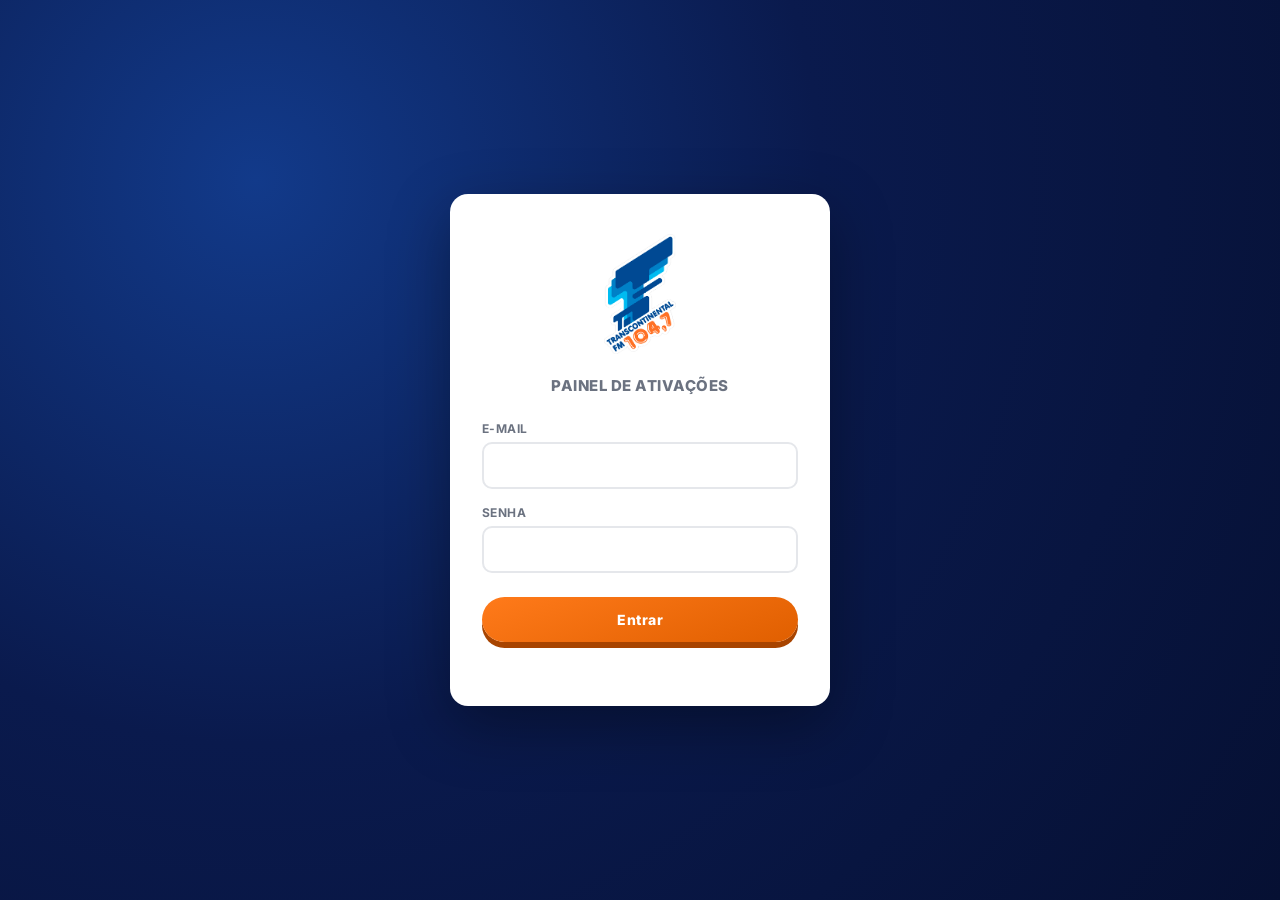
<file: painel/index.html>
<!DOCTYPE html>
<html lang="pt-BR">
<head>
<meta charset="UTF-8">
<meta name="viewport" content="width=device-width, initial-scale=1.0">
<title>Login | Painel Gira e Ganha</title>
<link rel="stylesheet" href="shared/style.css">
</head>
<body>

<div class="login-screen">
  <div class="login-box">
    <img class="login-logo" src="assets/radio-transcontinental-logo.png" alt="Rádio Transcontinental FM 104,7">
    <h1>Painel de Ativações</h1>
    <form id="loginForm">
      <div class="login-field">
        <label for="emailInput">E-mail</label>
        <input type="email" id="emailInput" autocomplete="username" required>
      </div>
      <div class="login-field">
        <label for="passwordInput">Senha</label>
        <input type="password" id="passwordInput" autocomplete="current-password" required>
      </div>
      <button type="submit" class="login-btn" id="loginBtn">Entrar</button>
      <div class="login-error" id="loginError"></div>
    </form>
  </div>
</div>

<script type="module">
import { supabase } from './shared/supabaseClient.js';

const form = document.getElementById('loginForm');
const loginBtn = document.getElementById('loginBtn');
const errorBox = document.getElementById('loginError');

// já logado? pula direto pro painel
const { data: { session } } = await supabase.auth.getSession();
if(session){
  window.location.href = 'dashboard.html';
}

form.addEventListener('submit', async (e) => {
  e.preventDefault();
  errorBox.textContent = '';
  loginBtn.disabled = true;
  loginBtn.textContent = 'Entrando...';

  const email = document.getElementById('emailInput').value.trim();
  const password = document.getElementById('passwordInput').value;

  const { error } = await supabase.auth.signInWithPassword({ email, password });

  if(error){
    errorBox.textContent = 'E-mail ou senha incorretos.';
    loginBtn.disabled = false;
    loginBtn.textContent = 'Entrar';
    return;
  }

  window.location.href = 'dashboard.html';
});
</script>
</body>
</html>
</file>
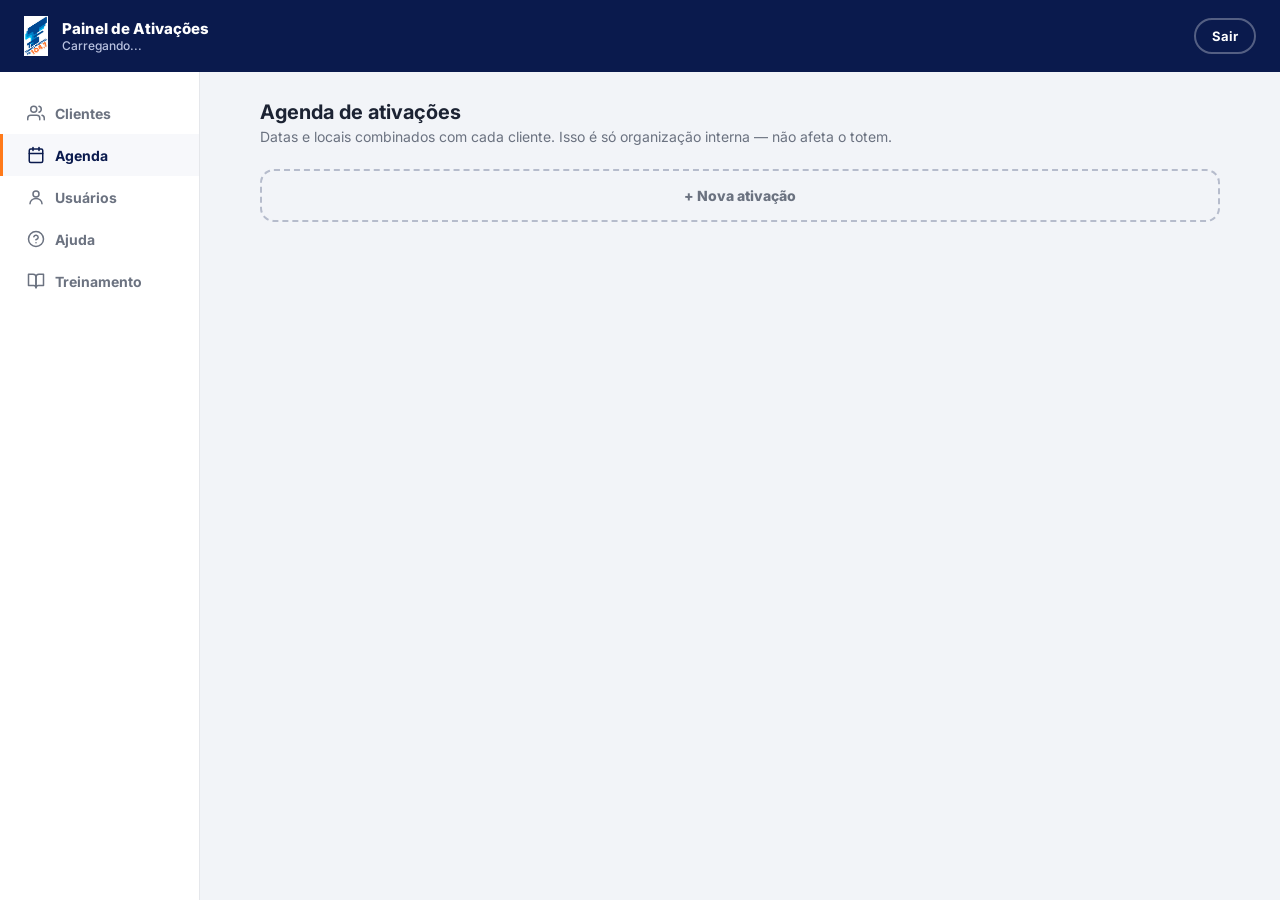
<file: painel/agenda.html>
<!DOCTYPE html>
<html lang="pt-BR">
<head>
<meta charset="UTF-8">
<meta name="viewport" content="width=device-width, initial-scale=1.0">
<title>Agenda | Painel Gira e Ganha</title>
<link rel="stylesheet" href="shared/style.css">
</head>
<body>

<div class="panel-header">
  <a class="header-brand" href="dashboard.html">
    <img class="header-logo" src="assets/radio-transcontinental-logo.png" alt="">
    <div class="header-title">
      Painel de Ativações
      <small id="tenantName">Carregando...</small>
    </div>
  </a>
  <button class="logout-btn" id="logoutBtn">Sair</button>
</div>

<div class="panel-shell">
  <nav class="side-nav">
    <a href="dashboard.html"><span class="icon" style="width:18px;height:18px;"><svg viewBox="0 0 24 24" fill="none" stroke="currentColor" stroke-width="2" stroke-linecap="round" stroke-linejoin="round"><path d="M17 21v-2a4 4 0 0 0-4-4H5a4 4 0 0 0-4 4v2"/><circle cx="9" cy="7" r="4"/><path d="M23 21v-2a4 4 0 0 0-3-3.87"/><path d="M16 3.13a4 4 0 0 1 0 7.75"/></svg></span> Clientes</a>
    <a href="agenda.html" class="active"><span class="icon" style="width:18px;height:18px;"><svg viewBox="0 0 24 24" fill="none" stroke="currentColor" stroke-width="2" stroke-linecap="round" stroke-linejoin="round"><rect x="3" y="4" width="18" height="18" rx="2"/><line x1="16" y1="2" x2="16" y2="6"/><line x1="8" y1="2" x2="8" y2="6"/><line x1="3" y1="10" x2="21" y2="10"/></svg></span> Agenda</a>
    <a href="usuarios.html"><span class="icon" style="width:18px;height:18px;"><svg viewBox="0 0 24 24" fill="none" stroke="currentColor" stroke-width="2" stroke-linecap="round" stroke-linejoin="round"><circle cx="12" cy="8" r="4"/><path d="M4 21c0-4 3.5-7 8-7s8 3 8 7"/></svg></span> Usuários</a>
    <a href="ajuda.html"><span class="icon" style="width:18px;height:18px;"><svg viewBox="0 0 24 24" fill="none" stroke="currentColor" stroke-width="2" stroke-linecap="round" stroke-linejoin="round"><circle cx="12" cy="12" r="10"/><path d="M9.09 9a3 3 0 0 1 5.83 1c0 2-3 3-3 3"/><line x1="12" y1="17" x2="12.01" y2="17"/></svg></span> Ajuda</a>
    <a href="treinamento.html"><span class="icon" style="width:18px;height:18px;"><svg viewBox="0 0 24 24" fill="none" stroke="currentColor" stroke-width="2" stroke-linecap="round" stroke-linejoin="round"><path d="M2 3h6a4 4 0 0 1 4 4v14a3 3 0 0 0-3-3H2z"/><path d="M22 3h-6a4 4 0 0 0-4 4v14a3 3 0 0 1 3-3h7z"/></svg></span> Treinamento</a>
  </nav>

  <div class="panel-main">
    <div class="panel-body">
      <h2>Agenda de ativações</h2>
      <p class="panel-subtitle">Datas e locais combinados com cada cliente. Isso é só organização interna — não afeta o totem.</p>

      <div class="activation-list" id="activationList">
        <div class="new-activation-card" id="newActivationCard">+ Nova ativação</div>
      </div>

      <div class="empty-state" id="emptyState" style="display:none;">Nenhuma ativação agendada ainda.</div>
    </div>
  </div>
</div>

<script type="module">
import { supabase } from './shared/supabaseClient.js';
import { requireSession, getMyTenant, logout } from './shared/auth.js';

await requireSession();
document.getElementById('logoutBtn').addEventListener('click', logout);
document.getElementById('newActivationCard').addEventListener('click', () => {
  window.location.href = 'ativacao.html';
});

const tenant = await getMyTenant();
document.getElementById('tenantName').textContent = tenant.tenantName || '';

const list = document.getElementById('activationList');
const emptyState = document.getElementById('emptyState');

const { data: activations, error } = await supabase
  .from('activations')
  .select('*')
  .eq('tenant_id', tenant.tenantId)
  .order('scheduled_date', { ascending: true });

const STATUS_LABEL = { agendada: 'Agendada', concluida: 'Concluída', cancelada: 'Cancelada' };

function formatDateBadge(isoDate){
  const [year, month, day] = isoDate.split('-');
  return `${day}/${month}`;
}

if(error){
  emptyState.textContent = 'Não foi possível carregar a agenda: ' + error.message;
  emptyState.style.display = 'block';
} else if(!activations || activations.length === 0){
  emptyState.style.display = 'block';
} else {
  activations.forEach(item => {
    const row = document.createElement('div');
    row.className = 'activation-row';
    row.innerHTML = `
      <div class="activation-date">${formatDateBadge(item.scheduled_date)}</div>
      <div class="activation-info">
        <div class="activation-client"></div>
        <div class="activation-meta"></div>
      </div>
      <span class="status-badge ${item.status}"><span class="status-dot"></span>${STATUS_LABEL[item.status] || item.status}</span>
    `;
    row.querySelector('.activation-client').textContent = item.client_title || 'Sem cliente';
    row.querySelector('.activation-meta').textContent = item.location || 'Local não definido';
    row.addEventListener('click', () => {
      window.location.href = `ativacao.html?id=${item.id}`;
    });
    list.appendChild(row);
  });
}
</script>
</body>
</html>
</file>
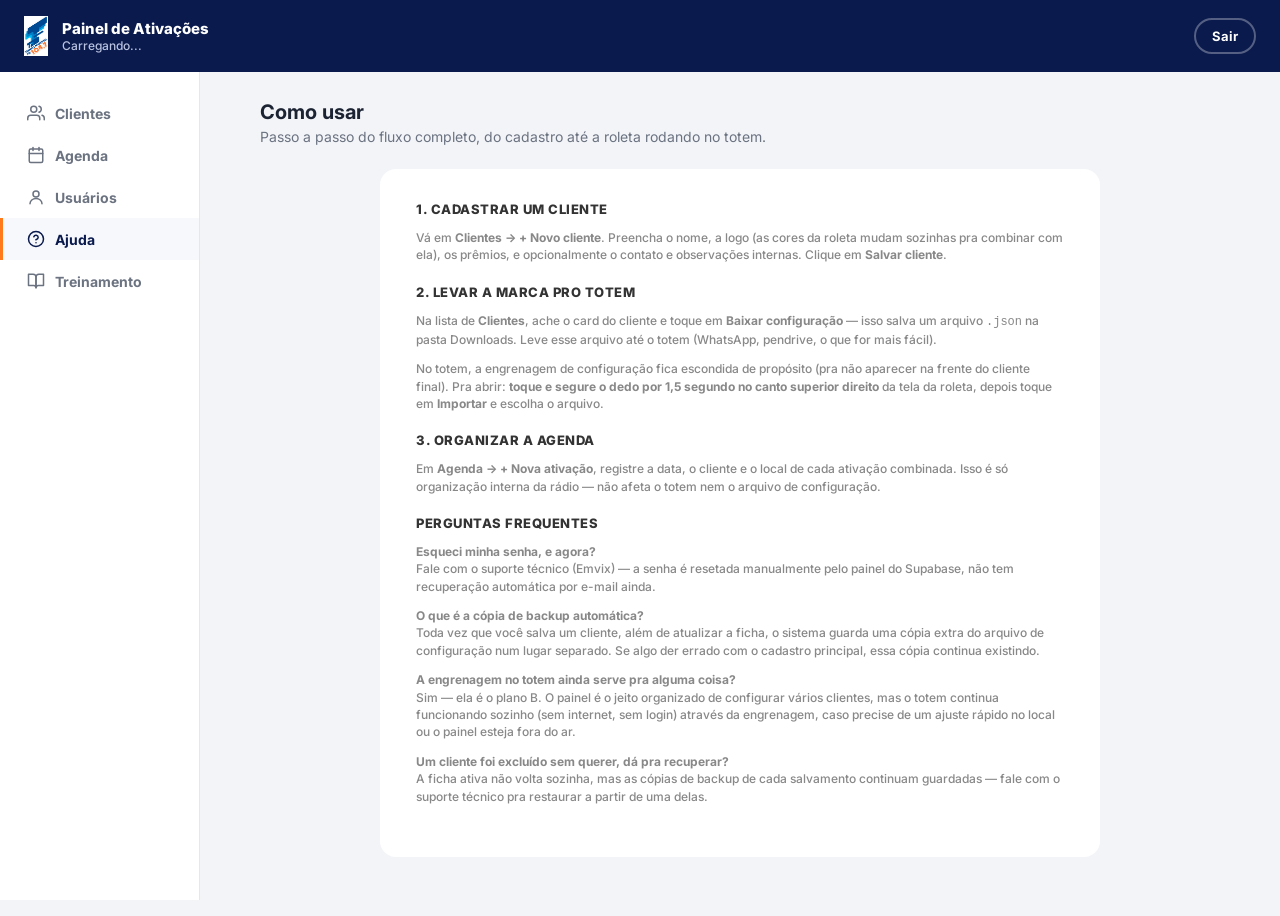
<file: painel/ajuda.html>
<!DOCTYPE html>
<html lang="pt-BR">
<head>
<meta charset="UTF-8">
<meta name="viewport" content="width=device-width, initial-scale=1.0">
<title>Ajuda | Painel Gira e Ganha</title>
<link rel="stylesheet" href="shared/style.css">
</head>
<body>

<div class="panel-header">
  <a class="header-brand" href="dashboard.html">
    <img class="header-logo" src="assets/radio-transcontinental-logo.png" alt="">
    <div class="header-title">
      Painel de Ativações
      <small id="tenantName">Carregando...</small>
    </div>
  </a>
  <button class="logout-btn" id="logoutBtn">Sair</button>
</div>

<div class="panel-shell">
  <nav class="side-nav">
    <a href="dashboard.html"><span class="icon" style="width:18px;height:18px;"><svg viewBox="0 0 24 24" fill="none" stroke="currentColor" stroke-width="2" stroke-linecap="round" stroke-linejoin="round"><path d="M17 21v-2a4 4 0 0 0-4-4H5a4 4 0 0 0-4 4v2"/><circle cx="9" cy="7" r="4"/><path d="M23 21v-2a4 4 0 0 0-3-3.87"/><path d="M16 3.13a4 4 0 0 1 0 7.75"/></svg></span> Clientes</a>
    <a href="agenda.html"><span class="icon" style="width:18px;height:18px;"><svg viewBox="0 0 24 24" fill="none" stroke="currentColor" stroke-width="2" stroke-linecap="round" stroke-linejoin="round"><rect x="3" y="4" width="18" height="18" rx="2"/><line x1="16" y1="2" x2="16" y2="6"/><line x1="8" y1="2" x2="8" y2="6"/><line x1="3" y1="10" x2="21" y2="10"/></svg></span> Agenda</a>
    <a href="usuarios.html"><span class="icon" style="width:18px;height:18px;"><svg viewBox="0 0 24 24" fill="none" stroke="currentColor" stroke-width="2" stroke-linecap="round" stroke-linejoin="round"><circle cx="12" cy="8" r="4"/><path d="M4 21c0-4 3.5-7 8-7s8 3 8 7"/></svg></span> Usuários</a>
    <a href="ajuda.html" class="active"><span class="icon" style="width:18px;height:18px;"><svg viewBox="0 0 24 24" fill="none" stroke="currentColor" stroke-width="2" stroke-linecap="round" stroke-linejoin="round"><circle cx="12" cy="12" r="10"/><path d="M9.09 9a3 3 0 0 1 5.83 1c0 2-3 3-3 3"/><line x1="12" y1="17" x2="12.01" y2="17"/></svg></span> Ajuda</a>
    <a href="treinamento.html"><span class="icon" style="width:18px;height:18px;"><svg viewBox="0 0 24 24" fill="none" stroke="currentColor" stroke-width="2" stroke-linecap="round" stroke-linejoin="round"><path d="M2 3h6a4 4 0 0 1 4 4v14a3 3 0 0 0-3-3H2z"/><path d="M22 3h-6a4 4 0 0 0-4 4v14a3 3 0 0 1 3-3h7z"/></svg></span> Treinamento</a>
  </nav>

  <div class="panel-main">
    <div class="panel-body">
      <h2>Como usar</h2>
      <p class="panel-subtitle">Passo a passo do fluxo completo, do cadastro até a roleta rodando no totem.</p>

      <div class="form-box" style="max-width:720px; text-align:left;">

        <div class="settings-field">
          <label>1. Cadastrar um cliente</label>
          <p class="field-hint">
            Vá em <strong>Clientes → + Novo cliente</strong>. Preencha o nome, a logo (as cores da roleta
            mudam sozinhas pra combinar com ela), os prêmios, e opcionalmente o contato e observações
            internas. Clique em <strong>Salvar cliente</strong>.
          </p>
        </div>

        <div class="settings-field">
          <label>2. Levar a marca pro totem</label>
          <p class="field-hint">
            Na lista de <strong>Clientes</strong>, ache o card do cliente e toque em
            <strong>Baixar configuração</strong> — isso salva um arquivo <code>.json</code> na pasta
            Downloads. Leve esse arquivo até o totem (WhatsApp, pendrive, o que for mais fácil).
          </p>
          <p class="field-hint">
            No totem, a engrenagem de configuração fica escondida de propósito (pra não aparecer na frente
            do cliente final). Pra abrir: <strong>toque e segure o dedo por 1,5 segundo no canto superior
            direito</strong> da tela da roleta, depois toque em <strong>Importar</strong> e escolha o arquivo.
          </p>
        </div>

        <div class="settings-field">
          <label>3. Organizar a Agenda</label>
          <p class="field-hint">
            Em <strong>Agenda → + Nova ativação</strong>, registre a data, o cliente e o local de cada
            ativação combinada. Isso é só organização interna da rádio — não afeta o totem nem o arquivo
            de configuração.
          </p>
        </div>

        <div class="settings-field">
          <label>Perguntas frequentes</label>

          <p class="field-hint">
            <strong>Esqueci minha senha, e agora?</strong><br>
            Fale com o suporte técnico (Emvix) — a senha é resetada manualmente pelo painel do Supabase,
            não tem recuperação automática por e-mail ainda.
          </p>

          <p class="field-hint">
            <strong>O que é a cópia de backup automática?</strong><br>
            Toda vez que você salva um cliente, além de atualizar a ficha, o sistema guarda uma cópia
            extra do arquivo de configuração num lugar separado. Se algo der errado com o cadastro
            principal, essa cópia continua existindo.
          </p>

          <p class="field-hint">
            <strong>A engrenagem no totem ainda serve pra alguma coisa?</strong><br>
            Sim — ela é o plano B. O painel é o jeito organizado de configurar vários clientes, mas o
            totem continua funcionando sozinho (sem internet, sem login) através da engrenagem, caso
            precise de um ajuste rápido no local ou o painel esteja fora do ar.
          </p>

          <p class="field-hint">
            <strong>Um cliente foi excluído sem querer, dá pra recuperar?</strong><br>
            A ficha ativa não volta sozinha, mas as cópias de backup de cada salvamento continuam
            guardadas — fale com o suporte técnico pra restaurar a partir de uma delas.
          </p>
        </div>

      </div>
    </div>
  </div>
</div>

<script type="module">
import { requireSession, getMyTenant, logout } from './shared/auth.js';

await requireSession();
document.getElementById('logoutBtn').addEventListener('click', logout);

const tenant = await getMyTenant();
document.getElementById('tenantName').textContent = tenant.tenantName || '';
</script>
</body>
</html>
</file>
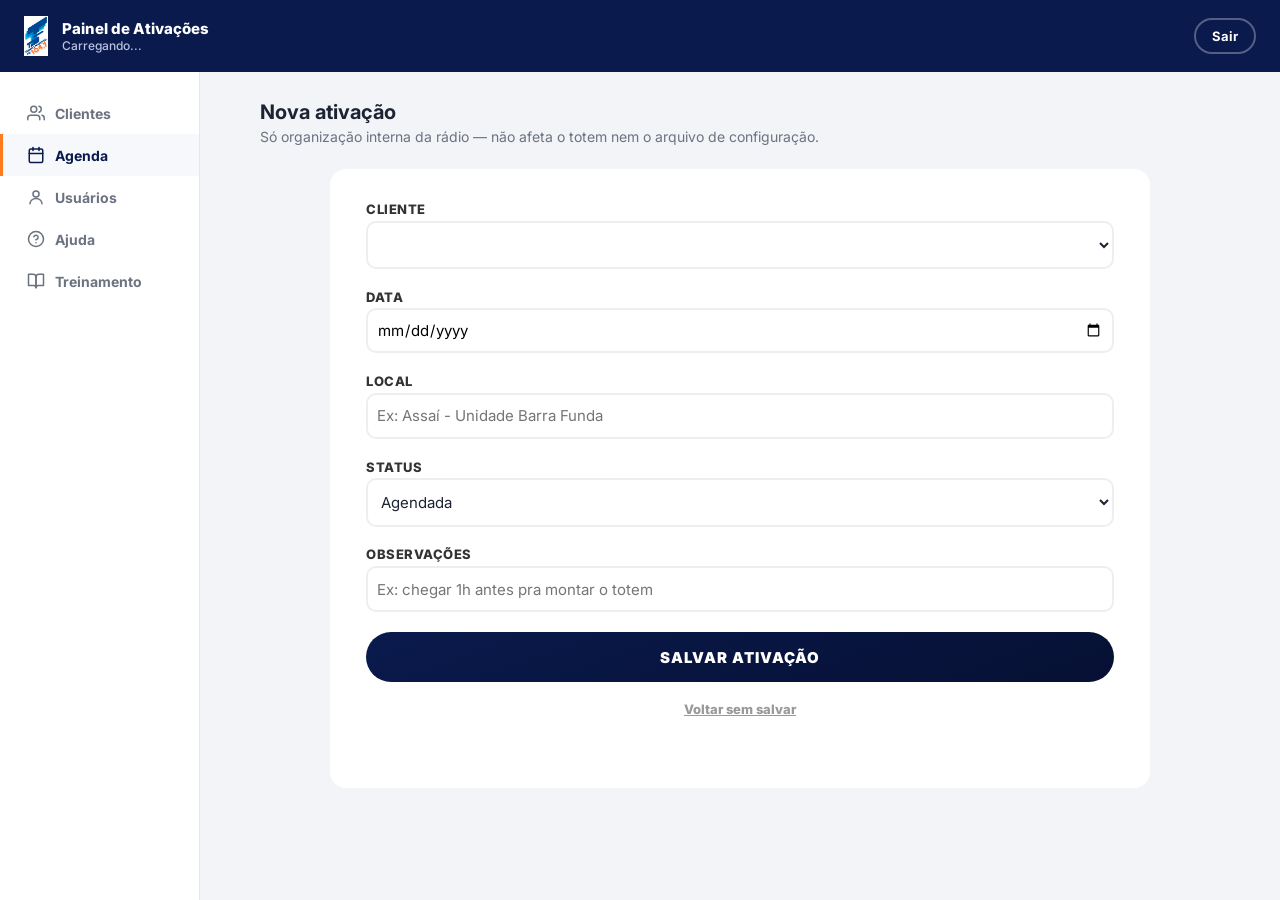
<file: painel/ativacao.html>
<!DOCTYPE html>
<html lang="pt-BR">
<head>
<meta charset="UTF-8">
<meta name="viewport" content="width=device-width, initial-scale=1.0">
<title>Ativação | Painel Gira e Ganha</title>
<link rel="stylesheet" href="shared/style.css">
</head>
<body>

<div class="panel-header">
  <a class="header-brand" href="dashboard.html">
    <img class="header-logo" src="assets/radio-transcontinental-logo.png" alt="">
    <div class="header-title">
      Painel de Ativações
      <small id="tenantName">Carregando...</small>
    </div>
  </a>
  <button class="logout-btn" id="logoutBtn">Sair</button>
</div>

<div class="panel-shell">
  <nav class="side-nav">
    <a href="dashboard.html"><span class="icon" style="width:18px;height:18px;"><svg viewBox="0 0 24 24" fill="none" stroke="currentColor" stroke-width="2" stroke-linecap="round" stroke-linejoin="round"><path d="M17 21v-2a4 4 0 0 0-4-4H5a4 4 0 0 0-4 4v2"/><circle cx="9" cy="7" r="4"/><path d="M23 21v-2a4 4 0 0 0-3-3.87"/><path d="M16 3.13a4 4 0 0 1 0 7.75"/></svg></span> Clientes</a>
    <a href="agenda.html" class="active"><span class="icon" style="width:18px;height:18px;"><svg viewBox="0 0 24 24" fill="none" stroke="currentColor" stroke-width="2" stroke-linecap="round" stroke-linejoin="round"><rect x="3" y="4" width="18" height="18" rx="2"/><line x1="16" y1="2" x2="16" y2="6"/><line x1="8" y1="2" x2="8" y2="6"/><line x1="3" y1="10" x2="21" y2="10"/></svg></span> Agenda</a>
    <a href="usuarios.html"><span class="icon" style="width:18px;height:18px;"><svg viewBox="0 0 24 24" fill="none" stroke="currentColor" stroke-width="2" stroke-linecap="round" stroke-linejoin="round"><circle cx="12" cy="8" r="4"/><path d="M4 21c0-4 3.5-7 8-7s8 3 8 7"/></svg></span> Usuários</a>
    <a href="ajuda.html"><span class="icon" style="width:18px;height:18px;"><svg viewBox="0 0 24 24" fill="none" stroke="currentColor" stroke-width="2" stroke-linecap="round" stroke-linejoin="round"><circle cx="12" cy="12" r="10"/><path d="M9.09 9a3 3 0 0 1 5.83 1c0 2-3 3-3 3"/><line x1="12" y1="17" x2="12.01" y2="17"/></svg></span> Ajuda</a>
    <a href="treinamento.html"><span class="icon" style="width:18px;height:18px;"><svg viewBox="0 0 24 24" fill="none" stroke="currentColor" stroke-width="2" stroke-linecap="round" stroke-linejoin="round"><path d="M2 3h6a4 4 0 0 1 4 4v14a3 3 0 0 0-3-3H2z"/><path d="M22 3h-6a4 4 0 0 0-4 4v14a3 3 0 0 1 3-3h7z"/></svg></span> Treinamento</a>
  </nav>

  <div class="panel-main">
    <div class="panel-body">
      <h2 id="formTitle">Nova ativação</h2>
      <p class="panel-subtitle">Só organização interna da rádio — não afeta o totem nem o arquivo de configuração.</p>

      <div class="form-box">
        <div class="settings-field">
          <label for="clientSelect">Cliente</label>
          <select id="clientSelect"></select>
        </div>

        <div class="settings-field">
          <label for="dateInput">Data</label>
          <input type="date" id="dateInput">
        </div>

        <div class="settings-field">
          <label for="locationInput">Local</label>
          <input type="text" id="locationInput" placeholder="Ex: Assaí - Unidade Barra Funda">
        </div>

        <div class="settings-field">
          <label for="statusSelect">Status</label>
          <select id="statusSelect">
            <option value="agendada">Agendada</option>
            <option value="concluida">Concluída</option>
            <option value="cancelada">Cancelada</option>
          </select>
        </div>

        <div class="settings-field">
          <label for="notesInput">Observações</label>
          <input type="text" id="notesInput" placeholder="Ex: chegar 1h antes pra montar o totem">
        </div>

        <div class="form-actions">
          <button type="button" class="btn-primary" id="saveBtn">Salvar ativação</button>
          <button type="button" class="btn-secondary" id="cancelBtn">Voltar sem salvar</button>
          <button type="button" class="btn-danger" id="deleteBtn" style="display:none;">Excluir esta ativação</button>
        </div>
        <div class="form-status" id="formStatus"></div>
      </div>
    </div>
  </div>
</div>

<script type="module">
import { supabase } from './shared/supabaseClient.js';
import { requireSession, getMyTenant, logout } from './shared/auth.js';

await requireSession();
document.getElementById('logoutBtn').addEventListener('click', logout);
document.getElementById('cancelBtn').addEventListener('click', () => { window.location.href = 'agenda.html'; });

const tenant = await getMyTenant();
document.getElementById('tenantName').textContent = tenant.tenantName || '';

const status = document.getElementById('formStatus');
function setStatus(text, kind){
  status.textContent = text;
  status.className = 'form-status' + (kind ? ' ' + kind : '');
}

const clientSelect = document.getElementById('clientSelect');
const { data: clients } = await supabase
  .from('brand_clients')
  .select('id, title')
  .eq('tenant_id', tenant.tenantId)
  .order('title', { ascending: true });

clientSelect.innerHTML = '<option value="">Nenhum cliente vinculado</option>' +
  (clients || []).map(c => `<option value="${c.id}">${c.title}</option>`).join('');

const params = new URLSearchParams(window.location.search);
let existingId = params.get('id');

if(existingId){
  const { data: row, error } = await supabase
    .from('activations')
    .select('*')
    .eq('id', existingId)
    .eq('tenant_id', tenant.tenantId)
    .single();

  if(error || !row){
    setStatus('Ativação não encontrada.', 'error');
  } else {
    document.getElementById('formTitle').textContent = 'Editar ativação';
    document.getElementById('deleteBtn').style.display = '';
    clientSelect.value = row.brand_client_id || '';
    document.getElementById('dateInput').value = row.scheduled_date || '';
    document.getElementById('locationInput').value = row.location || '';
    document.getElementById('statusSelect').value = row.status || 'agendada';
    document.getElementById('notesInput').value = row.notes || '';
  }
}

const saveBtn = document.getElementById('saveBtn');
saveBtn.addEventListener('click', async () => {
  setStatus('', '');
  const scheduledDate = document.getElementById('dateInput').value;
  if(!scheduledDate){ setStatus('Escolha uma data.', 'error'); return; }

  const brandClientId = clientSelect.value || null;
  const clientTitle = brandClientId
    ? clientSelect.options[clientSelect.selectedIndex].textContent
    : 'Sem cliente vinculado';

  saveBtn.disabled = true;
  try{
    const { data: savedRow, error: saveErr } = await supabase
      .from('activations')
      .upsert({
        id: existingId || crypto.randomUUID(),
        tenant_id: tenant.tenantId,
        brand_client_id: brandClientId,
        client_title: clientTitle,
        scheduled_date: scheduledDate,
        location: document.getElementById('locationInput').value.trim() || null,
        status: document.getElementById('statusSelect').value,
        notes: document.getElementById('notesInput').value.trim() || null
      })
      .select()
      .single();
    if(saveErr) throw saveErr;

    // mantém o funil do cliente em sincronia com a agenda -- evita esquecer de
    // atualizar os dois lugares separadamente. Cancelamento não mexe no status
    // do cliente (não é nem avanço nem retrocesso no relacionamento).
    const AUTO_STATUS_BY_ACTIVATION = {
      agendada: 'ativacao_agendada',
      concluida: 'ativacao_realizada'
    };
    const autoStatus = AUTO_STATUS_BY_ACTIVATION[savedRow.status];
    if(brandClientId && autoStatus){
      await supabase
        .from('brand_clients')
        .update({ relationship_status: autoStatus })
        .eq('id', brandClientId)
        .eq('tenant_id', tenant.tenantId);
    }

    existingId = savedRow.id;
    document.getElementById('deleteBtn').style.display = '';
    document.getElementById('formTitle').textContent = 'Editar ativação';
    window.history.replaceState(null, '', `ativacao.html?id=${savedRow.id}`);
    setStatus('Salvo com sucesso!', 'ok');
  } catch(err){
    console.error(err);
    setStatus((err.message || 'Não foi possível salvar.'), 'error');
  }
  saveBtn.disabled = false;
});

document.getElementById('deleteBtn').addEventListener('click', async () => {
  if(!existingId) return;
  if(!confirm('Excluir esta ativação da agenda?')) return;
  const { error } = await supabase.from('activations').delete().eq('id', existingId).eq('tenant_id', tenant.tenantId);
  if(error){ setStatus(error.message, 'error'); return; }
  window.location.href = 'agenda.html';
});
</script>
</body>
</html>
</file>
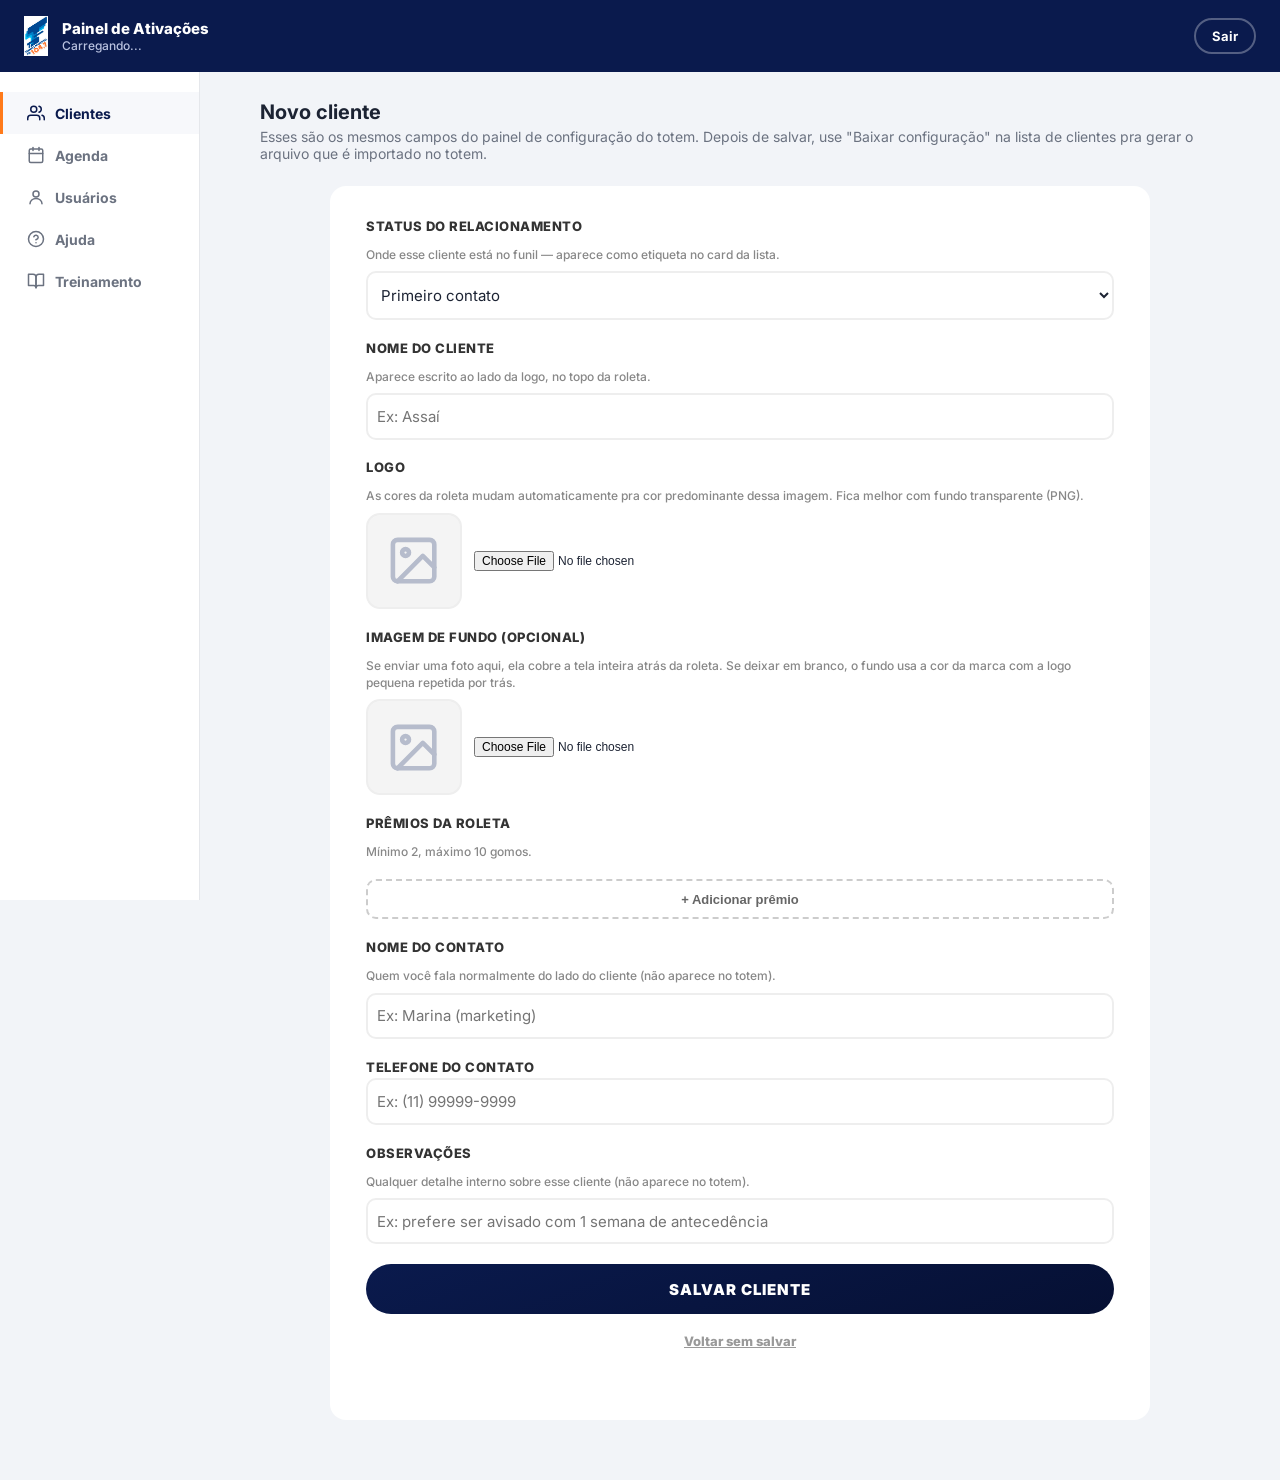
<file: painel/cliente.html>
<!DOCTYPE html>
<html lang="pt-BR">
<head>
<meta charset="UTF-8">
<meta name="viewport" content="width=device-width, initial-scale=1.0">
<title>Cliente | Painel Gira e Ganha</title>
<link rel="stylesheet" href="shared/style.css">
</head>
<body>

<div class="panel-header">
  <a class="header-brand" href="dashboard.html">
    <img class="header-logo" src="assets/radio-transcontinental-logo.png" alt="">
    <div class="header-title">
      Painel de Ativações
      <small id="tenantName">Carregando...</small>
    </div>
  </a>
  <button class="logout-btn" id="logoutBtn">Sair</button>
</div>

<div class="panel-shell">
  <nav class="side-nav">
    <a href="dashboard.html" class="active"><span class="icon" style="width:18px;height:18px;"><svg viewBox="0 0 24 24" fill="none" stroke="currentColor" stroke-width="2" stroke-linecap="round" stroke-linejoin="round"><path d="M17 21v-2a4 4 0 0 0-4-4H5a4 4 0 0 0-4 4v2"/><circle cx="9" cy="7" r="4"/><path d="M23 21v-2a4 4 0 0 0-3-3.87"/><path d="M16 3.13a4 4 0 0 1 0 7.75"/></svg></span> Clientes</a>
    <a href="agenda.html"><span class="icon" style="width:18px;height:18px;"><svg viewBox="0 0 24 24" fill="none" stroke="currentColor" stroke-width="2" stroke-linecap="round" stroke-linejoin="round"><rect x="3" y="4" width="18" height="18" rx="2"/><line x1="16" y1="2" x2="16" y2="6"/><line x1="8" y1="2" x2="8" y2="6"/><line x1="3" y1="10" x2="21" y2="10"/></svg></span> Agenda</a>
    <a href="usuarios.html"><span class="icon" style="width:18px;height:18px;"><svg viewBox="0 0 24 24" fill="none" stroke="currentColor" stroke-width="2" stroke-linecap="round" stroke-linejoin="round"><circle cx="12" cy="8" r="4"/><path d="M4 21c0-4 3.5-7 8-7s8 3 8 7"/></svg></span> Usuários</a>
    <a href="ajuda.html"><span class="icon" style="width:18px;height:18px;"><svg viewBox="0 0 24 24" fill="none" stroke="currentColor" stroke-width="2" stroke-linecap="round" stroke-linejoin="round"><circle cx="12" cy="12" r="10"/><path d="M9.09 9a3 3 0 0 1 5.83 1c0 2-3 3-3 3"/><line x1="12" y1="17" x2="12.01" y2="17"/></svg></span> Ajuda</a>
    <a href="treinamento.html"><span class="icon" style="width:18px;height:18px;"><svg viewBox="0 0 24 24" fill="none" stroke="currentColor" stroke-width="2" stroke-linecap="round" stroke-linejoin="round"><path d="M2 3h6a4 4 0 0 1 4 4v14a3 3 0 0 0-3-3H2z"/><path d="M22 3h-6a4 4 0 0 0-4 4v14a3 3 0 0 1 3-3h7z"/></svg></span> Treinamento</a>
  </nav>

  <div class="panel-main">
    <div class="panel-body">
      <h2 id="formTitle">Novo cliente</h2>
      <p class="panel-subtitle">Esses são os mesmos campos do painel de configuração do totem. Depois de salvar, use "Baixar configuração" na lista de clientes pra gerar o arquivo que é importado no totem.</p>

      <div class="form-box">
        <div class="settings-field">
          <label for="relationshipStatusSelect">Status do relacionamento</label>
          <p class="field-hint">Onde esse cliente está no funil — aparece como etiqueta no card da lista.</p>
          <select id="relationshipStatusSelect">
            <option value="primeiro_contato">Primeiro contato</option>
            <option value="proposta_enviada">Proposta enviada</option>
            <option value="contrato_fechado">Contrato fechado</option>
            <option value="ativacao_agendada">Ativação agendada</option>
            <option value="ativacao_realizada">Ativação realizada</option>
          </select>
        </div>

        <div class="settings-field">
          <label for="brandNameInput">Nome do cliente</label>
          <p class="field-hint">Aparece escrito ao lado da logo, no topo da roleta.</p>
          <input type="text" id="brandNameInput" placeholder="Ex: Assaí">
        </div>

        <div class="settings-field">
          <label>Logo</label>
          <p class="field-hint">As cores da roleta mudam automaticamente pra cor predominante dessa imagem. Fica melhor com fundo transparente (PNG).</p>
          <div class="settings-upload">
            <div class="settings-preview" id="logoPreview"><svg viewBox="0 0 24 24" fill="none" stroke="currentColor" stroke-width="2" stroke-linecap="round" stroke-linejoin="round" width="60%" height="60%"><rect x="3" y="3" width="18" height="18" rx="2"/><circle cx="8.5" cy="8.5" r="1.5"/><path d="M21 15l-5-5L5 21"/></svg></div>
            <input type="file" id="logoInput" accept="image/*">
          </div>
        </div>

        <div class="settings-field" id="hubZoomField" style="display:none;">
          <label>Zoom da logo no círculo central</label>
          <p class="field-hint">O círculo do meio corta a logo pra preencher tudo. Se cortar do jeito errado, ajuste o zoom aqui.</p>
          <div class="hub-zoom-row">
            <div class="hub-zoom-preview" id="hubZoomPreview"></div>
            <input type="range" id="hubZoomInput" min="100" max="260" value="100" step="1">
          </div>
        </div>

        <div class="settings-field">
          <label>Imagem de fundo (opcional)</label>
          <p class="field-hint">Se enviar uma foto aqui, ela cobre a tela inteira atrás da roleta. Se deixar em branco, o fundo usa a cor da marca com a logo pequena repetida por trás.</p>
          <div class="settings-upload">
            <div class="settings-preview" id="bgPreview"><svg viewBox="0 0 24 24" fill="none" stroke="currentColor" stroke-width="2" stroke-linecap="round" stroke-linejoin="round" width="60%" height="60%"><rect x="3" y="3" width="18" height="18" rx="2"/><circle cx="8.5" cy="8.5" r="1.5"/><path d="M21 15l-5-5L5 21"/></svg></div>
            <input type="file" id="bgInput" accept="image/*">
          </div>
        </div>

        <div class="settings-field">
          <label>Prêmios da roleta</label>
          <p class="field-hint">Mínimo 2, máximo 10 gomos.</p>
          <div id="prizesEditor" class="prizes-editor"></div>
          <button type="button" class="prize-add-btn" id="prizeAddBtn">+ Adicionar prêmio</button>
        </div>

        <div class="settings-field">
          <label>Nome do contato</label>
          <p class="field-hint">Quem você fala normalmente do lado do cliente (não aparece no totem).</p>
          <input type="text" id="contactNameInput" placeholder="Ex: Marina (marketing)">
        </div>

        <div class="settings-field">
          <label>Telefone do contato</label>
          <input type="text" id="contactPhoneInput" placeholder="Ex: (11) 99999-9999">
        </div>

        <div class="settings-field">
          <label>Observações</label>
          <p class="field-hint">Qualquer detalhe interno sobre esse cliente (não aparece no totem).</p>
          <input type="text" id="notesInput" placeholder="Ex: prefere ser avisado com 1 semana de antecedência">
        </div>

        <div class="form-actions">
          <button type="button" class="btn-primary" id="saveBtn">Salvar cliente</button>
          <button type="button" class="btn-secondary" id="cancelBtn">Voltar sem salvar</button>
          <button type="button" class="btn-danger" id="deleteBtn" style="display:none;">Excluir este cliente</button>
        </div>
        <div class="form-status" id="formStatus"></div>
      </div>
    </div>
  </div>
</div>

<script type="module">
import { supabase } from './shared/supabaseClient.js';
import { requireSession, getMyTenant, logout } from './shared/auth.js';
import {
  fileToResizedBlob, extractDominantColor, paletteFromColor,
  addPrizeRow, renderPrizesEditor, readPrizesFromEditor, readPrizeImageStates
} from './shared/brandEditor.js';
import { buildTotemExportPayload } from './shared/exportFormat.js';

await requireSession();
document.getElementById('logoutBtn').addEventListener('click', logout);
document.getElementById('cancelBtn').addEventListener('click', () => { window.location.href = 'dashboard.html'; });

const tenant = await getMyTenant();
document.getElementById('tenantName').textContent = tenant.tenantName || '';

document.getElementById('prizeAddBtn').addEventListener('click', () => addPrizeRow('Prêmio', 'win'));

const DEFAULT_PRIZES = [
  { label:'Prêmio 1',        type:'win' },
  { label:'Tente Novamente', type:'lose' },
  { label:'Prêmio 2',        type:'win' },
  { label:'Prêmio 3',        type:'win' },
  { label:'Prêmio 4',        type:'win' },
  { label:'Prêmio 5',        type:'win' },
];

const params = new URLSearchParams(window.location.search);
let existingId = params.get('id');
let existingLogoUrl = null, existingBgUrl = null, existingPalette = null;
let pendingLogo = null, pendingBg = null;

const status = document.getElementById('formStatus');
function setStatus(text, kind){
  status.textContent = text;
  status.className = 'form-status' + (kind ? ' ' + kind : '');
}

function setHubZoomPreview(src, zoomPercent){
  const field = document.getElementById('hubZoomField');
  const preview = document.getElementById('hubZoomPreview');
  const slider = document.getElementById('hubZoomInput');
  if(!src){ field.style.display = 'none'; preview.innerHTML = ''; return; }
  field.style.display = '';
  slider.value = zoomPercent;
  preview.innerHTML = `<img src="${src}" style="transform:scale(${zoomPercent / 100});">`;
}
document.getElementById('hubZoomInput').addEventListener('input', (e) => {
  const img = document.querySelector('#hubZoomPreview img');
  if(img) img.style.transform = `scale(${e.target.value / 100})`;
});

if(existingId){
  const { data: row, error } = await supabase
    .from('brand_clients')
    .select('*')
    .eq('id', existingId)
    .eq('tenant_id', tenant.tenantId)
    .single();

  if(error || !row){
    setStatus('Cliente não encontrado.', 'error');
    renderPrizesEditor(DEFAULT_PRIZES);
  } else {
    document.getElementById('formTitle').textContent = 'Editar cliente';
    document.getElementById('deleteBtn').style.display = '';
    document.getElementById('brandNameInput').value = row.title || '';
    document.getElementById('relationshipStatusSelect').value = row.relationship_status || 'primeiro_contato';
    document.getElementById('contactNameInput').value = row.contact_name || '';
    document.getElementById('contactPhoneInput').value = row.contact_phone || '';
    document.getElementById('notesInput').value = row.notes || '';
    existingLogoUrl = row.logo_url;
    existingBgUrl = row.bg_url;
    existingPalette = row.palette;
    if(row.logo_url){
      document.getElementById('logoPreview').innerHTML = `<img src="${row.logo_url}">`;
      setHubZoomPreview(row.logo_url, Math.round((row.hub_zoom || 1) * 100));
    }
    if(row.bg_url){
      document.getElementById('bgPreview').innerHTML = `<img src="${row.bg_url}">`;
    }
    renderPrizesEditor(row.prizes && row.prizes.length ? row.prizes : DEFAULT_PRIZES);
  }
} else {
  renderPrizesEditor(DEFAULT_PRIZES);
}

document.getElementById('logoInput').addEventListener('change', async (e) => {
  const file = e.target.files[0];
  if(!file) return;
  const result = await fileToResizedBlob(file, 400, true);
  pendingLogo = result;
  document.getElementById('logoPreview').innerHTML = `<img src="${result.previewDataUrl}">`;
  setHubZoomPreview(result.previewDataUrl, 100);
});

document.getElementById('bgInput').addEventListener('change', async (e) => {
  const file = e.target.files[0];
  if(!file) return;
  const result = await fileToResizedBlob(file, 1600, false);
  pendingBg = result;
  document.getElementById('bgPreview').innerHTML = `<img src="${result.previewDataUrl}">`;
});

const saveBtn = document.getElementById('saveBtn');
saveBtn.addEventListener('click', async () => {
  setStatus('', '');
  const title = document.getElementById('brandNameInput').value.trim();
  if(!title){ setStatus('Digite o nome do cliente.', 'error'); return; }

  saveBtn.disabled = true;
  const originalText = saveBtn.textContent;

  try{
    const clientId = existingId || crypto.randomUUID();

    let logoUrl = existingLogoUrl;
    let palette = existingPalette;
    if(pendingLogo){
      saveBtn.textContent = 'Enviando logo...';
      const path = `${tenant.tenantId}/${clientId}/logo-${Date.now()}.${pendingLogo.ext}`;
      const { error: upErr } = await supabase.storage.from('brand-assets').upload(path, pendingLogo.blob, { upsert: true, contentType: pendingLogo.blob.type });
      if(upErr) throw upErr;
      logoUrl = supabase.storage.from('brand-assets').getPublicUrl(path).data.publicUrl;

      saveBtn.textContent = 'Analisando cores...';
      const dominant = await extractDominantColor(pendingLogo.previewDataUrl);
      palette = dominant ? paletteFromColor(dominant) : null;
    }

    let bgUrl = existingBgUrl;
    if(pendingBg){
      saveBtn.textContent = 'Enviando fundo...';
      const path = `${tenant.tenantId}/${clientId}/bg-${Date.now()}.${pendingBg.ext}`;
      const { error: upErr } = await supabase.storage.from('brand-assets').upload(path, pendingBg.blob, { upsert: true, contentType: pendingBg.blob.type });
      if(upErr) throw upErr;
      bgUrl = supabase.storage.from('brand-assets').getPublicUrl(path).data.publicUrl;
    }

    const hubZoom = Number(document.getElementById('hubZoomInput').value) / 100;
    const prizes = readPrizesFromEditor();
    const prizeImageStates = readPrizeImageStates();

    const pendingPrizeUploads = prizeImageStates
      .map((state, i) => ({ state, i }))
      .filter(({ state }) => state.pendingBlob);
    if(pendingPrizeUploads.length > 0) saveBtn.textContent = 'Enviando fotos dos prêmios...';
    await Promise.all(pendingPrizeUploads.map(async ({ state, i }) => {
      const path = `${tenant.tenantId}/${clientId}/prize-${i}-${Date.now()}.${state.pendingBlob.ext}`;
      const { error: upErr } = await supabase.storage.from('brand-assets').upload(path, state.pendingBlob.blob, { upsert: true, contentType: state.pendingBlob.blob.type });
      if(upErr) throw upErr;
      prizes[i].image_url = supabase.storage.from('brand-assets').getPublicUrl(path).data.publicUrl;
    }));
    prizeImageStates.forEach((state, i) => {
      if(state.pendingBlob) return; // já resolvido acima
      if(state.removed) return; // sem image_url, fica sem foto mesmo
      if(state.existingUrl) prizes[i].image_url = state.existingUrl;
    });

    const relationshipStatus = document.getElementById('relationshipStatusSelect').value;
    const contactName = document.getElementById('contactNameInput').value.trim() || null;
    const contactPhone = document.getElementById('contactPhoneInput').value.trim() || null;
    const notes = document.getElementById('notesInput').value.trim() || null;

    saveBtn.textContent = 'Salvando dados...';
    const { data: savedRow, error: saveErr } = await supabase
      .from('brand_clients')
      .upsert({
        id: clientId,
        tenant_id: tenant.tenantId,
        title,
        logo_url: logoUrl,
        bg_url: bgUrl,
        palette,
        hub_zoom: hubZoom,
        prizes,
        relationship_status: relationshipStatus,
        contact_name: contactName,
        contact_phone: contactPhone,
        notes
      })
      .select()
      .single();
    if(saveErr) throw saveErr;

    saveBtn.textContent = 'Gerando backup...';
    try{
      const backupPayload = await buildTotemExportPayload(savedRow);
      const backupPath = `${tenant.tenantId}/${savedRow.id}/${Date.now()}.json`;
      const backupBlob = new Blob([JSON.stringify(backupPayload, null, 2)], { type: 'application/json' });
      const { error: backupUpErr } = await supabase.storage.from('backups').upload(backupPath, backupBlob, { upsert: true, contentType: 'application/json' });
      if(!backupUpErr){
        await supabase.from('brand_backups').insert({
          tenant_id: tenant.tenantId,
          brand_client_id: savedRow.id,
          client_title: savedRow.title,
          storage_path: backupPath
        });
      }
    } catch(backupErr){
      console.error('Falha ao gravar cópia de backup (cliente já foi salvo normalmente):', backupErr);
    }

    existingId = savedRow.id;
    existingLogoUrl = savedRow.logo_url;
    existingBgUrl = savedRow.bg_url;
    existingPalette = savedRow.palette;
    pendingLogo = null;
    pendingBg = null;
    document.getElementById('deleteBtn').style.display = '';
    document.getElementById('formTitle').textContent = 'Editar cliente';
    window.history.replaceState(null, '', `cliente.html?id=${savedRow.id}`);

    setStatus('Salvo com sucesso!', 'ok');
  } catch(err){
    console.error(err);
    setStatus((err.message || 'Não foi possível salvar.'), 'error');
  }

  saveBtn.disabled = false;
  saveBtn.textContent = originalText;
});

document.getElementById('deleteBtn').addEventListener('click', async () => {
  if(!existingId) return;
  if(!confirm('Excluir este cliente? As cópias de backup continuam guardadas, mas a ficha ativa some da lista.')) return;
  const { error } = await supabase.from('brand_clients').delete().eq('id', existingId).eq('tenant_id', tenant.tenantId);
  if(error){ setStatus(error.message, 'error'); return; }
  window.location.href = 'dashboard.html';
});
</script>
</body>
</html>
</file>
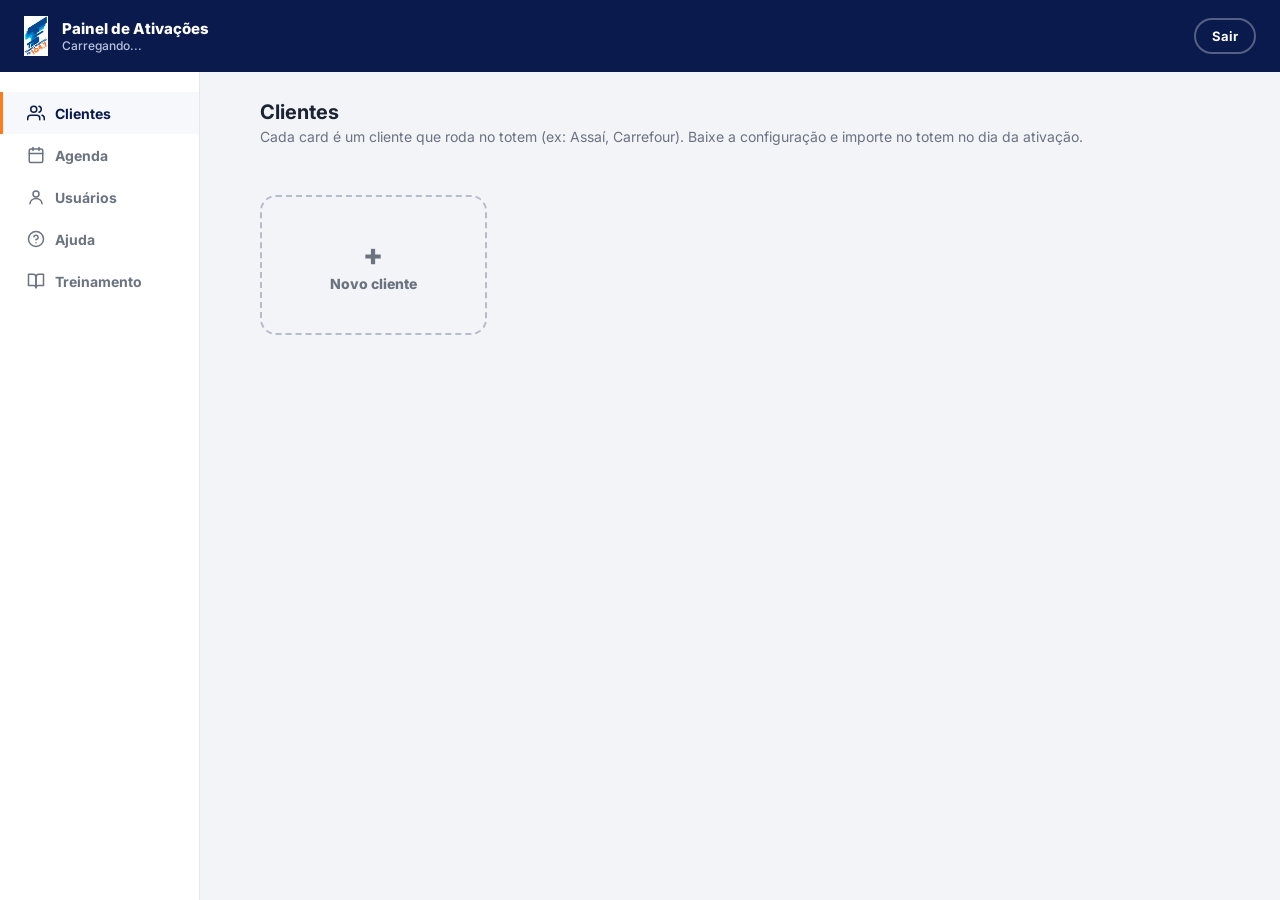
<file: painel/dashboard.html>
<!DOCTYPE html>
<html lang="pt-BR">
<head>
<meta charset="UTF-8">
<meta name="viewport" content="width=device-width, initial-scale=1.0">
<title>Clientes | Painel Gira e Ganha</title>
<link rel="stylesheet" href="shared/style.css">
</head>
<body>

<div class="panel-header">
  <a class="header-brand" href="dashboard.html">
    <img class="header-logo" src="assets/radio-transcontinental-logo.png" alt="">
    <div class="header-title">
      Painel de Ativações
      <small id="tenantName">Carregando...</small>
    </div>
  </a>
  <button class="logout-btn" id="logoutBtn">Sair</button>
</div>

<div class="panel-shell">
  <nav class="side-nav">
    <a href="dashboard.html" class="active"><span class="icon" style="width:18px;height:18px;"><svg viewBox="0 0 24 24" fill="none" stroke="currentColor" stroke-width="2" stroke-linecap="round" stroke-linejoin="round"><path d="M17 21v-2a4 4 0 0 0-4-4H5a4 4 0 0 0-4 4v2"/><circle cx="9" cy="7" r="4"/><path d="M23 21v-2a4 4 0 0 0-3-3.87"/><path d="M16 3.13a4 4 0 0 1 0 7.75"/></svg></span> Clientes</a>
    <a href="agenda.html"><span class="icon" style="width:18px;height:18px;"><svg viewBox="0 0 24 24" fill="none" stroke="currentColor" stroke-width="2" stroke-linecap="round" stroke-linejoin="round"><rect x="3" y="4" width="18" height="18" rx="2"/><line x1="16" y1="2" x2="16" y2="6"/><line x1="8" y1="2" x2="8" y2="6"/><line x1="3" y1="10" x2="21" y2="10"/></svg></span> Agenda</a>
    <a href="usuarios.html"><span class="icon" style="width:18px;height:18px;"><svg viewBox="0 0 24 24" fill="none" stroke="currentColor" stroke-width="2" stroke-linecap="round" stroke-linejoin="round"><circle cx="12" cy="8" r="4"/><path d="M4 21c0-4 3.5-7 8-7s8 3 8 7"/></svg></span> Usuários</a>
    <a href="ajuda.html"><span class="icon" style="width:18px;height:18px;"><svg viewBox="0 0 24 24" fill="none" stroke="currentColor" stroke-width="2" stroke-linecap="round" stroke-linejoin="round"><circle cx="12" cy="12" r="10"/><path d="M9.09 9a3 3 0 0 1 5.83 1c0 2-3 3-3 3"/><line x1="12" y1="17" x2="12.01" y2="17"/></svg></span> Ajuda</a>
    <a href="treinamento.html"><span class="icon" style="width:18px;height:18px;"><svg viewBox="0 0 24 24" fill="none" stroke="currentColor" stroke-width="2" stroke-linecap="round" stroke-linejoin="round"><path d="M2 3h6a4 4 0 0 1 4 4v14a3 3 0 0 0-3-3H2z"/><path d="M22 3h-6a4 4 0 0 0-4 4v14a3 3 0 0 1 3-3h7z"/></svg></span> Treinamento</a>
  </nav>

  <div class="panel-main">
    <div class="panel-body">
      <h2>Clientes</h2>
      <p class="panel-subtitle">Cada card é um cliente que roda no totem (ex: Assaí, Carrefour). Baixe a configuração e importe no totem no dia da ativação.</p>

      <div class="stats-strip" id="statsStrip"></div>

      <div class="client-grid" id="clientGrid">
        <div class="new-client-card" id="newClientCard">
          <span class="plus">+</span>
          Novo cliente
        </div>
      </div>

      <div class="empty-state" id="emptyState" style="display:none;">Nenhum cliente cadastrado ainda. Toque em "+ Novo cliente" pra começar.</div>
    </div>
  </div>
</div>

<script type="module">
import { supabase } from './shared/supabaseClient.js';
import { requireSession, getMyTenant, logout } from './shared/auth.js';
import { buildTotemExportPayload, triggerJsonDownload, slugify } from './shared/exportFormat.js';
import { ICON_DOWNLOAD, ICON_IMAGE_PLACEHOLDER } from './shared/icons.js';

await requireSession();

document.getElementById('logoutBtn').addEventListener('click', logout);
document.getElementById('newClientCard').addEventListener('click', () => {
  window.location.href = 'cliente.html';
});

let tenant;
try{
  tenant = await getMyTenant();
  document.getElementById('tenantName').textContent = tenant.tenantName || '';
} catch(err){
  document.getElementById('tenantName').textContent = err.message;
  throw err;
}

const grid = document.getElementById('clientGrid');
const newCard = document.getElementById('newClientCard');
const emptyState = document.getElementById('emptyState');

const { data: clients, error } = await supabase
  .from('brand_clients')
  .select('*')
  .eq('tenant_id', tenant.tenantId)
  .order('title', { ascending: true });

const STATUS_LABEL = {
  primeiro_contato:   'Primeiro contato',
  proposta_enviada:   'Proposta enviada',
  contrato_fechado:   'Contrato fechado',
  ativacao_agendada:  'Ativação agendada',
  ativacao_realizada: 'Ativação realizada'
};

// resumo do funil + proxima ativacao agendada
(async () => {
  const strip = document.getElementById('statsStrip');
  if(!clients || clients.length === 0){ return; }

  const counts = { primeiro_contato: 0, proposta_enviada: 0, contrato_fechado: 0, ativacao_agendada: 0, ativacao_realizada: 0 };
  clients.forEach(c => { const s = c.relationship_status || 'primeiro_contato'; if(counts[s] !== undefined) counts[s]++; });

  const today = new Date().toISOString().slice(0, 10);
  const { data: nextActivations } = await supabase
    .from('activations')
    .select('scheduled_date, client_title, location')
    .eq('tenant_id', tenant.tenantId)
    .eq('status', 'agendada')
    .gte('scheduled_date', today)
    .order('scheduled_date', { ascending: true })
    .limit(1);
  const next = nextActivations && nextActivations[0];

  function formatDate(iso){
    const [y, m, d] = iso.split('-');
    return `${d}/${m}/${y}`;
  }

  strip.innerHTML = `
    <div class="stat-tile"><div class="stat-number">${clients.length}</div><div class="stat-label">Clientes no total</div></div>
    <div class="stat-tile"><div class="stat-number">${counts.contrato_fechado}</div><div class="stat-label">Contrato fechado</div></div>
    <div class="stat-tile"><div class="stat-number">${counts.ativacao_agendada}</div><div class="stat-label">Ativação agendada</div></div>
    <div class="stat-tile highlight">
      <div class="stat-label">Próxima ativação</div>
      <div class="stat-number">${next ? `${formatDate(next.scheduled_date)} — ${next.client_title}${next.location ? ' · ' + next.location : ''}` : 'Nenhuma ativação agendada'}</div>
    </div>
  `;
})();

if(error){
  emptyState.textContent = 'Não foi possível carregar os clientes: ' + error.message;
  emptyState.style.display = 'block';
} else if(!clients || clients.length === 0){
  emptyState.style.display = 'block';
} else {
  clients.forEach(client => {
    const card = document.createElement('div');
    const relStatus = client.relationship_status || 'primeiro_contato';
    card.className = 'client-card ' + relStatus;
    const contactLine = client.contact_name || client.contact_phone
      ? [client.contact_name, client.contact_phone].filter(Boolean).join(' · ')
      : '';
    const logoInner = client.logo_url ? `<img src="${client.logo_url}" alt="">` : ICON_IMAGE_PLACEHOLDER;
    card.innerHTML = `
      <span class="status-badge ${relStatus}"><span class="status-dot"></span>${STATUS_LABEL[relStatus] || relStatus}</span>
      <div class="client-logo">${logoInner}</div>
      <div class="client-name"></div>
      <div class="client-meta">${(client.prizes || []).length} prêmios na roleta</div>
      ${contactLine ? `<div class="client-meta"></div>` : ''}
      <button type="button" class="client-download">${ICON_DOWNLOAD} Baixar configuração</button>
      <button type="button" class="client-delete">Excluir cliente</button>
    `;
    card.querySelector('.client-name').textContent = client.title || 'Sem nome';
    if(contactLine){
      card.querySelectorAll('.client-meta')[1].textContent = contactLine;
    }

    card.addEventListener('click', () => {
      window.location.href = `cliente.html?id=${client.id}`;
    });

    const downloadBtn = card.querySelector('.client-download');
    downloadBtn.addEventListener('click', async (e) => {
      e.stopPropagation();
      const original = downloadBtn.textContent;
      downloadBtn.disabled = true;
      downloadBtn.textContent = 'Gerando...';
      try{
        const payload = await buildTotemExportPayload(client);
        triggerJsonDownload(payload, slugify(client.title));
        downloadBtn.textContent = 'Salvo na pasta Downloads!';
        downloadBtn.classList.add('success');
      } catch(err){
        downloadBtn.textContent = 'Erro ao gerar arquivo';
        downloadBtn.classList.add('error');
        console.error(err);
      }
      setTimeout(() => {
        downloadBtn.textContent = original;
        downloadBtn.classList.remove('success', 'error');
        downloadBtn.disabled = false;
      }, 2600);
    });

    const deleteBtn = card.querySelector('.client-delete');
    deleteBtn.addEventListener('click', async (e) => {
      e.stopPropagation();
      if(!confirm(`Excluir "${client.title || 'este cliente'}"? As cópias de backup continuam guardadas, mas a ficha ativa some da lista.`)) return;

      deleteBtn.disabled = true;
      deleteBtn.textContent = 'Excluindo...';
      const { error: delErr } = await supabase
        .from('brand_clients')
        .delete()
        .eq('id', client.id)
        .eq('tenant_id', tenant.tenantId);

      if(delErr){
        alert('Não foi possível excluir: ' + delErr.message);
        deleteBtn.disabled = false;
        deleteBtn.textContent = 'Excluir cliente';
      } else {
        card.remove();
      }
    });

    grid.appendChild(card);
  });
}
</script>
</body>
</html>
</file>
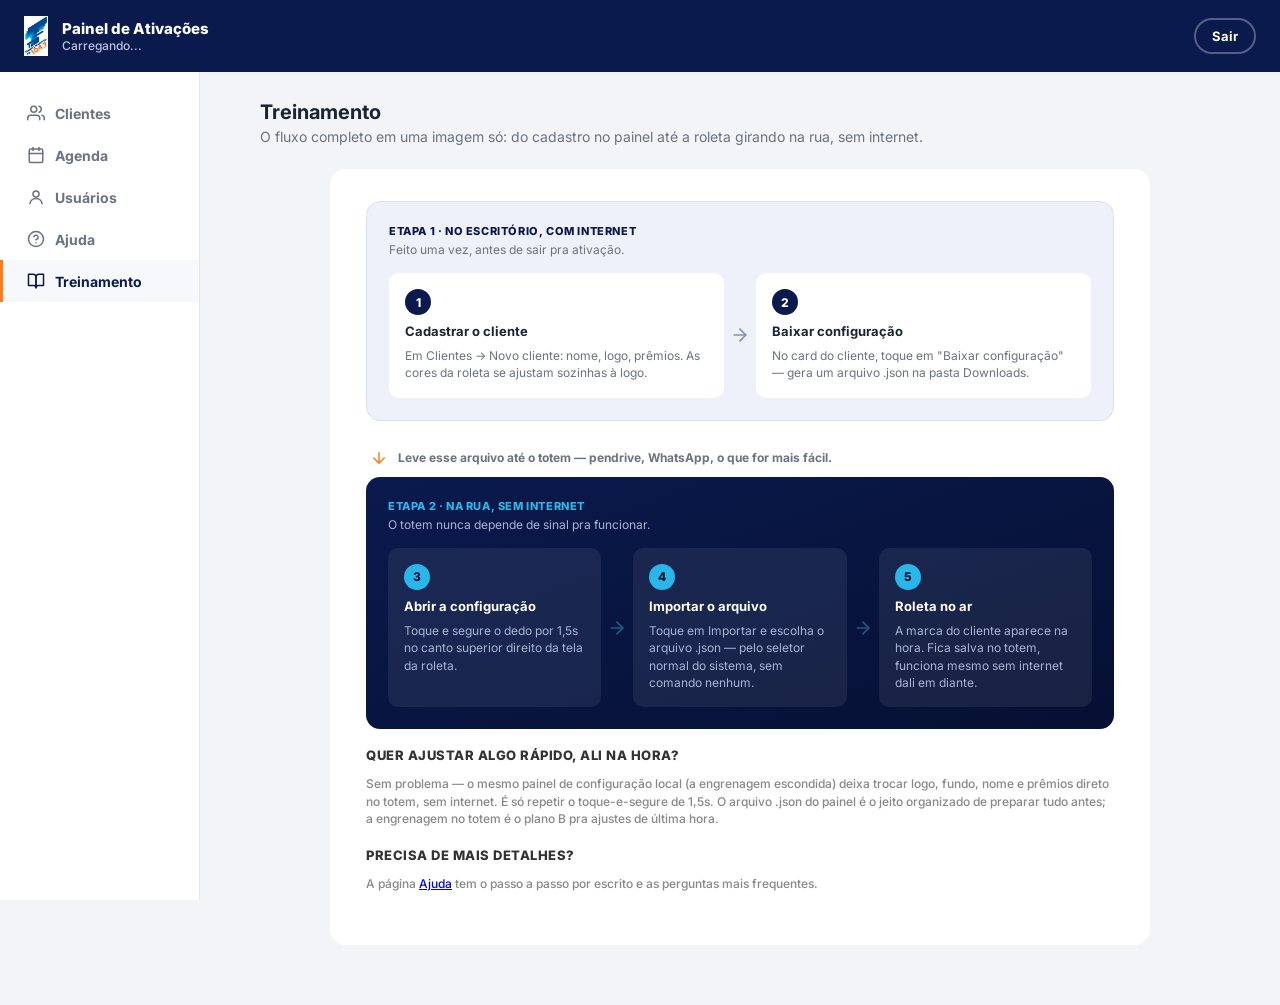
<file: painel/treinamento.html>
<!DOCTYPE html>
<html lang="pt-BR">
<head>
<meta charset="UTF-8">
<meta name="viewport" content="width=device-width, initial-scale=1.0">
<title>Treinamento | Painel Gira e Ganha</title>
<link rel="stylesheet" href="shared/style.css">
</head>
<body>

<div class="panel-header">
  <a class="header-brand" href="dashboard.html">
    <img class="header-logo" src="assets/radio-transcontinental-logo.png" alt="">
    <div class="header-title">
      Painel de Ativações
      <small id="tenantName">Carregando...</small>
    </div>
  </a>
  <button class="logout-btn" id="logoutBtn">Sair</button>
</div>

<div class="panel-shell">
  <nav class="side-nav">
    <a href="dashboard.html"><span class="icon" style="width:18px;height:18px;"><svg viewBox="0 0 24 24" fill="none" stroke="currentColor" stroke-width="2" stroke-linecap="round" stroke-linejoin="round"><path d="M17 21v-2a4 4 0 0 0-4-4H5a4 4 0 0 0-4 4v2"/><circle cx="9" cy="7" r="4"/><path d="M23 21v-2a4 4 0 0 0-3-3.87"/><path d="M16 3.13a4 4 0 0 1 0 7.75"/></svg></span> Clientes</a>
    <a href="agenda.html"><span class="icon" style="width:18px;height:18px;"><svg viewBox="0 0 24 24" fill="none" stroke="currentColor" stroke-width="2" stroke-linecap="round" stroke-linejoin="round"><rect x="3" y="4" width="18" height="18" rx="2"/><line x1="16" y1="2" x2="16" y2="6"/><line x1="8" y1="2" x2="8" y2="6"/><line x1="3" y1="10" x2="21" y2="10"/></svg></span> Agenda</a>
    <a href="usuarios.html"><span class="icon" style="width:18px;height:18px;"><svg viewBox="0 0 24 24" fill="none" stroke="currentColor" stroke-width="2" stroke-linecap="round" stroke-linejoin="round"><circle cx="12" cy="8" r="4"/><path d="M4 21c0-4 3.5-7 8-7s8 3 8 7"/></svg></span> Usuários</a>
    <a href="ajuda.html"><span class="icon" style="width:18px;height:18px;"><svg viewBox="0 0 24 24" fill="none" stroke="currentColor" stroke-width="2" stroke-linecap="round" stroke-linejoin="round"><circle cx="12" cy="12" r="10"/><path d="M9.09 9a3 3 0 0 1 5.83 1c0 2-3 3-3 3"/><line x1="12" y1="17" x2="12.01" y2="17"/></svg></span> Ajuda</a>
    <a href="treinamento.html" class="active"><span class="icon" style="width:18px;height:18px;"><svg viewBox="0 0 24 24" fill="none" stroke="currentColor" stroke-width="2" stroke-linecap="round" stroke-linejoin="round"><path d="M2 3h6a4 4 0 0 1 4 4v14a3 3 0 0 0-3-3H2z"/><path d="M22 3h-6a4 4 0 0 0-4 4v14a3 3 0 0 1 3-3h7z"/></svg></span> Treinamento</a>
  </nav>

  <div class="panel-main">
    <div class="panel-body">
      <h2>Treinamento</h2>
      <p class="panel-subtitle">O fluxo completo em uma imagem só: do cadastro no painel até a roleta girando na rua, sem internet.</p>

      <div class="form-box" style="max-width:820px; text-align:left;">

        <div class="flow-zone zone-online">
          <div class="flow-zone-label">Etapa 1 · No escritório, com internet</div>
          <div class="flow-zone-hint">Feito uma vez, antes de sair pra ativação.</div>
          <div class="flow-steps">
            <div class="flow-step">
              <div class="flow-step-num">1</div>
              <div class="flow-step-title">Cadastrar o cliente</div>
              <div class="flow-step-desc">Em Clientes → Novo cliente: nome, logo, prêmios. As cores da roleta se ajustam sozinhas à logo.</div>
            </div>
            <div class="flow-arrow"><svg width="20" height="20" viewBox="0 0 24 24" fill="none" stroke="currentColor" stroke-width="2" stroke-linecap="round" stroke-linejoin="round"><line x1="5" y1="12" x2="19" y2="12"/><polyline points="12 5 19 12 12 19"/></svg></div>
            <div class="flow-step">
              <div class="flow-step-num">2</div>
              <div class="flow-step-title">Baixar configuração</div>
              <div class="flow-step-desc">No card do cliente, toque em "Baixar configuração" — gera um arquivo .json na pasta Downloads.</div>
            </div>
          </div>
        </div>

        <div class="flow-bridge">
          <svg width="18" height="18" viewBox="0 0 24 24" fill="none" stroke="currentColor" stroke-width="2" stroke-linecap="round" stroke-linejoin="round"><path d="M12 5v14M19 12l-7 7-7-7"/></svg>
          Leve esse arquivo até o totem — pendrive, WhatsApp, o que for mais fácil.
        </div>

        <div class="flow-zone zone-offline">
          <div class="flow-zone-label">Etapa 2 · Na rua, sem internet</div>
          <div class="flow-zone-hint">O totem nunca depende de sinal pra funcionar.</div>
          <div class="flow-steps">
            <div class="flow-step">
              <div class="flow-step-num">3</div>
              <div class="flow-step-title">Abrir a configuração</div>
              <div class="flow-step-desc">Toque e segure o dedo por 1,5s no canto superior direito da tela da roleta.</div>
            </div>
            <div class="flow-arrow"><svg width="20" height="20" viewBox="0 0 24 24" fill="none" stroke="currentColor" stroke-width="2" stroke-linecap="round" stroke-linejoin="round"><line x1="5" y1="12" x2="19" y2="12"/><polyline points="12 5 19 12 12 19"/></svg></div>
            <div class="flow-step">
              <div class="flow-step-num">4</div>
              <div class="flow-step-title">Importar o arquivo</div>
              <div class="flow-step-desc">Toque em Importar e escolha o arquivo .json — pelo seletor normal do sistema, sem comando nenhum.</div>
            </div>
            <div class="flow-arrow"><svg width="20" height="20" viewBox="0 0 24 24" fill="none" stroke="currentColor" stroke-width="2" stroke-linecap="round" stroke-linejoin="round"><line x1="5" y1="12" x2="19" y2="12"/><polyline points="12 5 19 12 12 19"/></svg></div>
            <div class="flow-step">
              <div class="flow-step-num">5</div>
              <div class="flow-step-title">Roleta no ar</div>
              <div class="flow-step-desc">A marca do cliente aparece na hora. Fica salva no totem, funciona mesmo sem internet dali em diante.</div>
            </div>
          </div>
        </div>

        <div class="settings-field" style="margin-top:8px;">
          <label>Quer ajustar algo rápido, ali na hora?</label>
          <p class="field-hint">
            Sem problema — o mesmo painel de configuração local (a engrenagem escondida) deixa trocar logo,
            fundo, nome e prêmios direto no totem, sem internet. É só repetir o toque-e-segure de 1,5s.
            O arquivo .json do painel é o jeito organizado de preparar tudo antes; a engrenagem no totem é
            o plano B pra ajustes de última hora.
          </p>
        </div>

        <div class="settings-field">
          <label>Precisa de mais detalhes?</label>
          <p class="field-hint">
            A página <a href="ajuda.html">Ajuda</a> tem o passo a passo por escrito e as perguntas mais
            frequentes.
          </p>
        </div>

      </div>
    </div>
  </div>
</div>

<script type="module">
import { requireSession, getMyTenant, logout } from './shared/auth.js';

await requireSession();
document.getElementById('logoutBtn').addEventListener('click', logout);

const tenant = await getMyTenant();
document.getElementById('tenantName').textContent = tenant.tenantName || '';
</script>
</body>
</html>
</file>
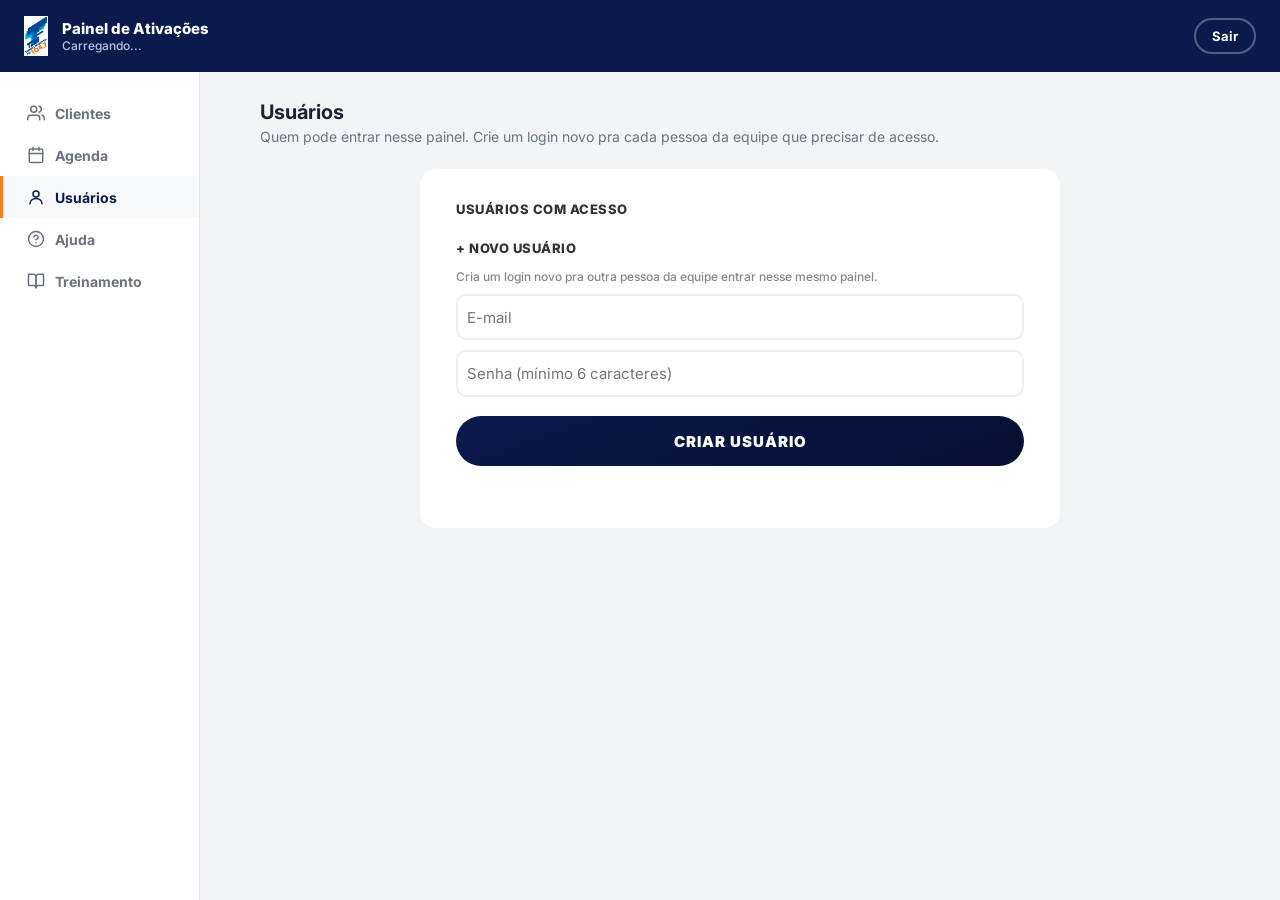
<file: painel/usuarios.html>
<!DOCTYPE html>
<html lang="pt-BR">
<head>
<meta charset="UTF-8">
<meta name="viewport" content="width=device-width, initial-scale=1.0">
<title>Usuários | Painel Gira e Ganha</title>
<link rel="stylesheet" href="shared/style.css">
</head>
<body>

<div class="panel-header">
  <a class="header-brand" href="dashboard.html">
    <img class="header-logo" src="assets/radio-transcontinental-logo.png" alt="">
    <div class="header-title">
      Painel de Ativações
      <small id="tenantName">Carregando...</small>
    </div>
  </a>
  <button class="logout-btn" id="logoutBtn">Sair</button>
</div>

<div class="panel-shell">
  <nav class="side-nav">
    <a href="dashboard.html"><span class="icon" style="width:18px;height:18px;"><svg viewBox="0 0 24 24" fill="none" stroke="currentColor" stroke-width="2" stroke-linecap="round" stroke-linejoin="round"><path d="M17 21v-2a4 4 0 0 0-4-4H5a4 4 0 0 0-4 4v2"/><circle cx="9" cy="7" r="4"/><path d="M23 21v-2a4 4 0 0 0-3-3.87"/><path d="M16 3.13a4 4 0 0 1 0 7.75"/></svg></span> Clientes</a>
    <a href="agenda.html"><span class="icon" style="width:18px;height:18px;"><svg viewBox="0 0 24 24" fill="none" stroke="currentColor" stroke-width="2" stroke-linecap="round" stroke-linejoin="round"><rect x="3" y="4" width="18" height="18" rx="2"/><line x1="16" y1="2" x2="16" y2="6"/><line x1="8" y1="2" x2="8" y2="6"/><line x1="3" y1="10" x2="21" y2="10"/></svg></span> Agenda</a>
    <a href="usuarios.html" class="active"><span class="icon" style="width:18px;height:18px;"><svg viewBox="0 0 24 24" fill="none" stroke="currentColor" stroke-width="2" stroke-linecap="round" stroke-linejoin="round"><circle cx="12" cy="8" r="4"/><path d="M4 21c0-4 3.5-7 8-7s8 3 8 7"/></svg></span> Usuários</a>
    <a href="ajuda.html"><span class="icon" style="width:18px;height:18px;"><svg viewBox="0 0 24 24" fill="none" stroke="currentColor" stroke-width="2" stroke-linecap="round" stroke-linejoin="round"><circle cx="12" cy="12" r="10"/><path d="M9.09 9a3 3 0 0 1 5.83 1c0 2-3 3-3 3"/><line x1="12" y1="17" x2="12.01" y2="17"/></svg></span> Ajuda</a>
    <a href="treinamento.html"><span class="icon" style="width:18px;height:18px;"><svg viewBox="0 0 24 24" fill="none" stroke="currentColor" stroke-width="2" stroke-linecap="round" stroke-linejoin="round"><path d="M2 3h6a4 4 0 0 1 4 4v14a3 3 0 0 0-3-3H2z"/><path d="M22 3h-6a4 4 0 0 0-4 4v14a3 3 0 0 1 3-3h7z"/></svg></span> Treinamento</a>
  </nav>

  <div class="panel-main">
    <div class="panel-body">
      <h2>Usuários</h2>
      <p class="panel-subtitle">Quem pode entrar nesse painel. Crie um login novo pra cada pessoa da equipe que precisar de acesso.</p>

      <div class="form-box" style="max-width:640px;">
        <div class="settings-field">
          <label>Usuários com acesso</label>
          <div id="usersList" class="user-list"></div>
          <div class="empty-state" id="usersEmpty" style="display:none; padding:20px 0;">Nenhum usuário encontrado.</div>
        </div>

        <div class="settings-field">
          <label>+ Novo usuário</label>
          <p class="field-hint">Cria um login novo pra outra pessoa da equipe entrar nesse mesmo painel.</p>
          <input type="email" id="newUserEmail" placeholder="E-mail">
          <div style="height:10px;"></div>
          <input type="password" id="newUserPassword" placeholder="Senha (mínimo 6 caracteres)">
        </div>

        <div class="form-actions">
          <button type="button" class="btn-primary" id="createUserBtn">Criar usuário</button>
        </div>
        <div class="form-status" id="formStatus"></div>
      </div>
    </div>
  </div>
</div>

<script type="module">
import { supabase } from './shared/supabaseClient.js';
import { requireSession, getMyTenant, logout } from './shared/auth.js';

await requireSession();
document.getElementById('logoutBtn').addEventListener('click', logout);

const tenant = await getMyTenant();
document.getElementById('tenantName').textContent = tenant.tenantName || '';

const status = document.getElementById('formStatus');
function setStatus(text, kind){
  status.textContent = text;
  status.className = 'form-status' + (kind ? ' ' + kind : '');
}

function formatDate(iso){
  const d = new Date(iso);
  return d.toLocaleDateString('pt-BR');
}

// Quando a Edge Function responde com erro (400/401/403...), o supabase-js
// NÃO preenche `data` -- a mensagem real (ex: "e-mail já cadastrado") vem
// dentro de `error.context`, um Response cru que precisa ser lido à parte.
// Sem isso, só aparece a mensagem genérica "Edge Function returned a
// non-2xx status code".
async function extractFunctionError(error){
  if(!error) return 'Erro inesperado.';
  try{
    if(error.context && typeof error.context.json === 'function'){
      const body = await error.context.json();
      if(body?.error) return body.error;
    }
  } catch(e){ /* corpo não era JSON -- usa a mensagem generica abaixo */ }
  return error.message || 'Erro inesperado.';
}

async function loadUsers(){
  const list = document.getElementById('usersList');
  const empty = document.getElementById('usersEmpty');
  list.innerHTML = '<p class="field-hint">Carregando...</p>';

  const { data, error } = await supabase.functions.invoke('list-tenant-users');

  if(error || data?.error){
    list.innerHTML = '';
    empty.style.display = 'block';
    empty.textContent = 'Não foi possível carregar: ' + (data?.error || await extractFunctionError(error));
    return;
  }

  const users = data.users || [];
  list.innerHTML = '';
  if(users.length === 0){
    empty.style.display = 'block';
    return;
  }
  empty.style.display = 'none';

  users.forEach(u => {
    const row = document.createElement('div');
    row.className = 'user-row';
    row.innerHTML = `
      <div>
        <div class="user-email"></div>
        <div class="user-meta">Adicionado em ${formatDate(u.addedAt)}${u.isSelf ? ' · você' : ''}</div>
      </div>
    `;
    row.querySelector('.user-email').textContent = u.email;

    if(!u.isSelf && users.length > 1){
      const delBtn = document.createElement('button');
      delBtn.type = 'button';
      delBtn.className = 'btn-danger';
      delBtn.textContent = 'Excluir';
      delBtn.addEventListener('click', () => deleteUser(u, delBtn));
      row.appendChild(delBtn);
    }

    list.appendChild(row);
  });
}

async function deleteUser(user, btn){
  const confirmed = confirm(`Excluir o acesso de ${user.email}? Essa pessoa não vai mais conseguir entrar no painel.`);
  if(!confirmed) return;

  setStatus('', '');
  btn.disabled = true;
  btn.textContent = 'Excluindo...';

  const { data, error } = await supabase.functions.invoke('delete-tenant-user', {
    body: { userId: user.userId }
  });

  if(error || data?.error){
    setStatus(data?.error || await extractFunctionError(error), 'error');
    btn.disabled = false;
    btn.textContent = 'Excluir';
  } else {
    setStatus('Usuário excluído.', 'ok');
    await loadUsers();
  }
}

await loadUsers();

document.getElementById('createUserBtn').addEventListener('click', async () => {
  setStatus('', '');
  const email = document.getElementById('newUserEmail').value.trim();
  const password = document.getElementById('newUserPassword').value;

  if(!email){ setStatus('Digite um e-mail.', 'error'); return; }
  if(!password || password.length < 6){ setStatus('A senha precisa ter pelo menos 6 caracteres.', 'error'); return; }

  const btn = document.getElementById('createUserBtn');
  btn.disabled = true;
  const original = btn.textContent;
  btn.textContent = 'Criando...';

  const { data, error } = await supabase.functions.invoke('create-tenant-user', {
    body: { email, password }
  });

  if(error || data?.error){
    setStatus(data?.error || await extractFunctionError(error), 'error');
  } else {
    setStatus('Usuário criado com sucesso!', 'ok');
    document.getElementById('newUserEmail').value = '';
    document.getElementById('newUserPassword').value = '';
    await loadUsers();
  }

  btn.disabled = false;
  btn.textContent = original;
});
</script>
</body>
</html>
</file>
<file: painel/shared/style.css>
@import url('https://fonts.googleapis.com/css2?family=Inter:wght@400;500;600;700;800;900&display=swap');

:root{
  --navy: #0a1a4d;
  --navy-dark: #061033;
  --cyan: #29b6e8;
  --orange: #ff7a1a;
  --bg: #f2f4f8;
  --card: #ffffff;
  --text: #1c2333;
  --text-muted: #6b7280;
  --border: #e5e7eb;
}

*{ box-sizing:border-box; }
html,body{ margin:0; padding:0; }
body{
  font-family:'Inter', 'Segoe UI', -apple-system, BlinkMacSystemFont, Roboto, Arial, sans-serif;
  background:var(--bg);
  color:var(--text);
  -webkit-font-smoothing:antialiased;
}

/* ---------- Ícones em linha (substituem emoji) ---------- */
.icon{
  display:inline-block;
  vertical-align:-3px;
  flex-shrink:0;
}
.icon svg{ display:block; width:100%; height:100%; }

.status-dot{
  display:inline-block;
  width:7px; height:7px;
  border-radius:50%;
  background:currentColor;
  margin-right:6px;
  vertical-align:1px;
}

/* ---------- Tela de login ---------- */
.login-screen{
  min-height:100vh;
  display:flex; align-items:center; justify-content:center;
  background:radial-gradient(circle at 20% 20%, #123a8a 0%, var(--navy) 45%, var(--navy-dark) 100%);
  padding:20px;
}
.login-box{
  width:100%; max-width:380px;
  background:var(--card);
  border-radius:18px;
  padding:40px 32px 32px;
  box-shadow:0 20px 60px rgba(0,0,0,0.35);
  text-align:center;
}
.login-box img.login-logo{
  max-width:180px; max-height:120px;
  object-fit:contain;
  margin-bottom:18px;
}
.login-box h1{
  font-size:15px;
  font-weight:800;
  letter-spacing:0.5px;
  color:var(--text-muted);
  text-transform:uppercase;
  margin:0 0 26px;
}
.login-field{ text-align:left; margin-bottom:16px; }
.login-field label{
  display:block;
  font-size:12px; font-weight:700;
  color:var(--text-muted);
  text-transform:uppercase; letter-spacing:0.4px;
  margin-bottom:6px;
}
.login-field input{
  width:100%;
  padding:12px 14px;
  border:2px solid var(--border);
  border-radius:10px;
  font-size:15px;
  font-family:inherit;
}
.login-field input:focus{ outline:none; border-color:var(--cyan); }
.login-btn{
  width:100%;
  border:none; outline:none; cursor:pointer;
  font-family:inherit; font-weight:800;
  letter-spacing:0.5px;
  color:#fff;
  background:linear-gradient(160deg, var(--orange), #e05f00);
  padding:14px 0;
  font-size:14px;
  border-radius:100px;
  margin-top:8px;
  box-shadow:0 6px 0 #a84400;
}
.login-btn:active{ transform:translateY(3px); box-shadow:0 3px 0 #a84400; }
.login-btn:disabled{ opacity:0.6; cursor:not-allowed; }
.login-error{
  color:#c0392b;
  font-size:13px;
  font-weight:700;
  margin-top:14px;
  min-height:18px;
}

/* ---------- Cabeçalho do painel (dashboard/cliente/agenda) ---------- */
.panel-header{
  background:var(--navy);
  color:#fff;
  padding:16px 24px;
  display:flex; align-items:center; gap:14px;
}
.panel-header a.header-brand{
  display:flex; align-items:center; gap:14px;
  flex:1;
  min-width:0;
  color:inherit;
  text-decoration:none;
}
.panel-header img.header-logo{
  height:40px; width:auto;
  object-fit:contain;
}
.panel-header .header-title{
  font-weight:800;
  font-size:15px;
}
.panel-header .header-title small{
  display:block;
  font-weight:500;
  font-size:12px;
  color:#b9c2e0;
}
.logout-btn{
  border:2px solid rgba(255,255,255,0.3);
  background:transparent;
  color:#fff;
  font-family:inherit; font-weight:700;
  font-size:13px;
  padding:8px 16px;
  border-radius:100px;
  cursor:pointer;
  flex-shrink:0;
}

/* ---------- Corpo com menu lateral ---------- */
.panel-shell{
  display:flex;
  align-items:flex-start;
}
.side-nav{
  width:200px;
  flex-shrink:0;
  background:var(--card);
  border-right:1px solid var(--border);
  min-height:calc(100vh - 72px);
  padding:20px 0;
}
.side-nav a{
  display:flex; align-items:center; gap:10px;
  padding:12px 24px;
  color:var(--text-muted);
  text-decoration:none;
  font-weight:700;
  font-size:14px;
  border-left:3px solid transparent;
}
.side-nav a:hover{ background:#f7f8fb; color:var(--text); }
.side-nav a.active{
  color:var(--navy);
  border-left-color:var(--orange);
  background:#f7f8fb;
}
.panel-main{ flex:1; min-width:0; }
.logout-btn:active{ background:rgba(255,255,255,0.15); }

.panel-body{
  max-width:1000px;
  margin:0 auto;
  padding:28px 20px 60px;
}
.panel-body h2{
  font-size:20px;
  margin:0 0 4px;
}
.panel-body .panel-subtitle{
  color:var(--text-muted);
  font-size:14px;
  margin:0 0 24px;
}

/* ---------- Resumo do funil (topo da tela Clientes) ---------- */
.stats-strip{
  display:flex;
  gap:14px;
  flex-wrap:wrap;
  margin-bottom:26px;
}
.stat-tile{
  background:var(--card);
  border:1px solid var(--border);
  border-radius:16px;
  padding:16px 20px;
  min-width:140px;
  flex:1;
  box-shadow:0 1px 3px rgba(10,26,77,0.05);
}
.stat-tile .stat-number{ font-size:26px; font-weight:900; color:var(--navy); line-height:1.1; }
.stat-tile .stat-label{ font-size:12px; color:var(--text-muted); font-weight:700; margin-top:4px; }
.stat-tile.highlight{
  background:linear-gradient(135deg, var(--navy), var(--navy-dark));
  color:#fff;
  flex:2;
  min-width:220px;
}
.stat-tile.highlight .stat-number{ color:#fff; font-size:16px; font-weight:800; }
.stat-tile.highlight .stat-label{ color:#8fa0d6; text-transform:uppercase; letter-spacing:0.4px; margin-bottom:2px; }

/* ---------- Lista de clientes (cards) ---------- */
.client-grid{
  display:grid;
  grid-template-columns:repeat(auto-fill, minmax(220px, 1fr));
  gap:18px;
}
.client-card{
  background:var(--card);
  border:2px solid var(--border);
  border-left:4px solid var(--border);
  border-radius:16px;
  padding:20px;
  text-align:center;
  cursor:pointer;
  box-shadow:0 1px 3px rgba(10,26,77,0.05);
  transition:border-color 0.15s, transform 0.18s, box-shadow 0.18s;
}
.client-card:hover{
  border-color:var(--cyan);
  transform:translateY(-3px);
  box-shadow:0 10px 28px rgba(10,26,77,0.12);
}
.client-card.primeiro_contato{ border-left-color:#475569; }
.client-card.proposta_enviada{ border-left-color:#a6740a; }
.client-card.contrato_fechado{ border-left-color:#0f766e; }
.client-card.ativacao_agendada{ border-left-color:#1a56c4; }
.client-card.ativacao_realizada{ border-left-color:#1a8a4a; }
.client-card .client-logo{
  width:72px; height:72px;
  border-radius:14px;
  background:#f4f4f4;
  margin:0 auto 12px;
  display:flex; align-items:center; justify-content:center;
  overflow:hidden;
  color:#b6bccc;
}
.client-card .client-logo img{ width:100%; height:100%; object-fit:contain; }
.client-card .client-name{ font-weight:800; font-size:15px; }
.client-card .client-meta{ font-size:12px; color:var(--text-muted); margin-top:4px; }
.client-card .client-download{
  margin-top:14px;
  width:100%;
  display:inline-flex; align-items:center; justify-content:center; gap:6px;
  border:2px solid var(--border);
  background:#fafafa;
  color:#555;
  font-family:inherit;
  font-weight:800;
  font-size:12px;
  padding:9px 0;
  border-radius:10px;
  cursor:pointer;
}
.client-card .client-download:active{ background:#f0f0f0; }
.client-card .client-download.success{ color:#1a8a4a; border-color:#1a8a4a; background:#f0fbf3; }
.client-card .client-download.error{ color:#c0392b; border-color:#c0392b; background:#fdf1f1; }
.client-card .client-delete{
  display:block;
  width:100%;
  text-align:center;
  margin-top:8px;
  border:none; outline:none; cursor:pointer;
  font-family:inherit; font-weight:700;
  color:#999;
  background:transparent;
  padding:2px 0;
  font-size:11px;
  text-decoration:underline;
}
.client-card .client-delete:hover{ color:#c0392b; }

.new-client-card{
  background:transparent;
  border:2px dashed #b6bccc;
  border-radius:16px;
  padding:20px;
  min-height:140px;
  display:flex; flex-direction:column; align-items:center; justify-content:center;
  cursor:pointer;
  color:var(--text-muted);
  font-weight:800;
  font-size:14px;
}
.new-client-card:hover{ border-color:var(--cyan); color:var(--cyan); }
.new-client-card .plus{ font-size:30px; line-height:1; margin-bottom:6px; }

/* ---------- Agenda de ativações ---------- */
.activation-list{
  display:flex; flex-direction:column;
  gap:10px;
}
.activation-row{
  background:var(--card);
  border:2px solid var(--border);
  border-radius:14px;
  padding:16px 20px;
  display:flex; align-items:center; gap:16px;
  cursor:pointer;
  transition:border-color 0.15s;
}
.activation-row:hover{ border-color:var(--cyan); }
.activation-date{
  background:var(--bg);
  border-radius:10px;
  padding:8px 12px;
  text-align:center;
  font-weight:800;
  font-size:13px;
  color:var(--navy);
  flex-shrink:0;
  min-width:64px;
}
.activation-info{ flex:1; min-width:0; }
.activation-client{ font-weight:800; font-size:15px; }
.activation-meta{ font-size:12px; color:var(--text-muted); margin-top:2px; }
.status-badge{
  flex-shrink:0;
  font-size:11px;
  font-weight:800;
  text-transform:uppercase;
  letter-spacing:0.4px;
  padding:5px 12px;
  border-radius:100px;
}
.status-badge.agendada{ background:#e6f0ff; color:#1a56c4; }
.status-badge.concluida{ background:#e3f7e9; color:#1a8a4a; }
.status-badge.cancelada{ background:#fdeaea; color:#c0392b; }

/* funil de relacionamento do cliente */
.status-badge.primeiro_contato{ background:#eef1f6; color:#475569; }
.status-badge.proposta_enviada{ background:#fff6e0; color:#a6740a; }
.status-badge.contrato_fechado{ background:#e0f7f5; color:#0f766e; }
.status-badge.ativacao_agendada{ background:#e6f0ff; color:#1a56c4; }
.status-badge.ativacao_realizada{ background:#e3f7e9; color:#1a8a4a; }

.client-card{ position:relative; }
.client-card .status-badge{
  position:absolute;
  top:14px; right:14px;
  font-size:9px;
  padding:4px 9px;
}

.new-activation-card{
  background:transparent;
  border:2px dashed #b6bccc;
  border-radius:14px;
  padding:16px 20px;
  text-align:center;
  cursor:pointer;
  color:var(--text-muted);
  font-weight:800;
  font-size:14px;
}
.new-activation-card:hover{ border-color:var(--cyan); color:var(--cyan); }

.settings-field select{
  width:100%;
  padding:1.3vh 1vh;
  border:2px solid #eee;
  border-radius:10px;
  font-size:15px;
  font-family:inherit;
  color:var(--text);
  background:#fff;
}
.settings-field input[type="date"]{
  width:100%;
  padding:1.1vh 1vh;
  border:2px solid #eee;
  border-radius:10px;
  font-size:15px;
  font-family:inherit;
}

/* ---------- Formulário de cliente (reaproveita padrão do totem) ---------- */
.form-box{
  background:var(--card);
  border-radius:16px;
  padding:32px 36px;
  max-width:820px;
  margin:0 auto;
}
.settings-field{ margin-bottom:2.2vh; }
.settings-field label{
  display:block;
  font-weight:800;
  font-size:13px;
  color:#333;
  text-transform:uppercase;
  letter-spacing:0.5px;
  margin-bottom:0.4vh;
}
.field-hint{
  font-size:12px;
  color:#888;
  line-height:1.45;
  font-weight:500;
  margin-bottom:0.9vh;
}
.settings-field input[type="text"],
.settings-field input[type="email"],
.settings-field input[type="password"]{
  width:100%;
  padding:1.3vh 1vh;
  border:2px solid #eee;
  border-radius:10px;
  font-size:15px;
  font-family:inherit;
}
.settings-upload{ display:flex; align-items:center; gap:12px; }
.settings-preview{
  width:96px; height:96px;
  border-radius:14px;
  background:#f4f4f4;
  border:2px solid #eee;
  display:flex; align-items:center; justify-content:center;
  overflow:hidden;
  flex-shrink:0;
  color:#b6bccc;
}
.settings-preview img{ width:100%; height:100%; object-fit:contain; }
.settings-upload input[type="file"]{ flex:1; font-size:12px; }

.hub-zoom-row{ display:flex; align-items:center; gap:14px; }
.hub-zoom-preview{
  width:96px; height:96px;
  border-radius:50%;
  background:#fff;
  border:2px solid #eee;
  overflow:hidden;
  flex-shrink:0;
}
.hub-zoom-preview img{ width:100%; height:100%; object-fit:contain; }

.prizes-editor{ display:flex; flex-direction:column; gap:9px; }
.prize-row{ display:flex; align-items:center; gap:10px; }
.prize-row > span{ font-size:11px; font-weight:800; color:#aaa; width:16px; flex-shrink:0; }
.prize-image-thumb{
  position:relative;
  flex-shrink:0;
  width:38px; height:38px;
  border-radius:8px;
  background:#f4f4f4;
  border:2px solid #eee;
  display:flex; align-items:center; justify-content:center;
  overflow:hidden;
  cursor:pointer;
  color:#b6bccc;
}
.prize-image-thumb img{ width:100%; height:100%; object-fit:cover; }
.prize-image-placeholder{ font-size:16px; }
.prize-image-clear{
  position:absolute;
  top:-4px; right:-4px;
  width:16px; height:16px;
  border-radius:50%;
  border:none;
  background:#c0392b;
  color:#fff;
  font-size:9px;
  line-height:1;
  cursor:pointer;
  display:flex; align-items:center; justify-content:center;
}
.prize-row input[type="text"]{
  flex:1; min-width:0; width:auto;
  padding:1vh 0.8vh;
  border:2px solid #eee;
  border-radius:8px;
  font-size:13px;
  font-family:inherit;
}
.prize-row select{
  flex-shrink:0;
  width:auto;
  padding:0.9vh 0.4vh;
  border:2px solid #eee;
  border-radius:8px;
  font-size:11px;
  font-family:inherit;
  color:#555;
}
.prize-remove-btn{
  flex-shrink:0;
  width:28px; height:28px;
  border-radius:50%;
  border:none;
  background:#fdeaea;
  color:#c0392b;
  font-size:14px;
  font-weight:900;
  cursor:pointer;
}
.prize-remove-btn:disabled{ opacity:0.35; cursor:not-allowed; }
.prize-add-btn{
  margin-top:10px;
  width:100%;
  border:2px dashed #ccc;
  background:transparent;
  color:#666;
  font-weight:800;
  font-size:13px;
  padding:1.2vh 0;
  border-radius:10px;
  cursor:pointer;
}
.prize-add-btn:disabled{ opacity:0.4; cursor:not-allowed; }

.form-actions{
  display:flex; flex-direction:column; gap:10px;
  margin-top:2vh;
}
.btn-primary{
  border:none; outline:none; cursor:pointer;
  font-family:inherit; font-weight:900;
  letter-spacing:1px; text-transform:uppercase;
  color:#fff;
  background:linear-gradient(160deg, var(--navy), var(--navy-dark));
  padding:1.7vh 0;
  font-size:15px;
  border-radius:100px;
}
.btn-primary:disabled{ opacity:0.6; cursor:not-allowed; }
.btn-secondary{
  border:none; outline:none; cursor:pointer;
  font-family:inherit; font-weight:800;
  color:#999;
  background:transparent;
  padding:1vh 0;
  font-size:13px;
  text-decoration:underline;
}
.btn-danger{
  border:none; outline:none; cursor:pointer;
  font-family:inherit; font-weight:700;
  color:#c0392b;
  background:transparent;
  padding:1vh 0;
  font-size:13px;
  text-decoration:underline;
}
.form-status{
  font-size:13px;
  font-weight:700;
  margin-top:12px;
  min-height:18px;
  text-align:center;
}
.form-status.error{ color:#c0392b; }
.form-status.ok{ color:#1a8a4a; }

.empty-state{
  text-align:center;
  color:var(--text-muted);
  padding:40px 0;
  font-size:14px;
}

/* ---------- Fluxo de treinamento ---------- */
.flow-zone{
  border-radius:14px;
  padding:22px;
  margin-bottom:18px;
}
.flow-zone.zone-online{ background:#eef1f9; border:1px solid #dbe1f0; }
.flow-zone.zone-offline{ background:linear-gradient(160deg, var(--navy), var(--navy-dark)); }
.flow-zone-label{
  font-size:11px;
  font-weight:800;
  letter-spacing:0.6px;
  text-transform:uppercase;
  margin-bottom:4px;
}
.flow-zone.zone-online .flow-zone-label{ color:var(--navy); }
.flow-zone.zone-offline .flow-zone-label{ color:var(--cyan); }
.flow-zone-hint{
  font-size:12px;
  margin-bottom:16px;
}
.flow-zone.zone-online .flow-zone-hint{ color:var(--text-muted); }
.flow-zone.zone-offline .flow-zone-hint{ color:#a9b4d6; }

.flow-steps{
  display:flex;
  align-items:stretch;
  gap:6px;
  flex-wrap:wrap;
}
.flow-step{
  flex:1 1 170px;
  display:flex;
  flex-direction:column;
  align-items:flex-start;
  gap:8px;
  padding:16px;
  border-radius:10px;
}
.zone-online .flow-step{ background:#fff; }
.zone-offline .flow-step{ background:rgba(255,255,255,0.07); }
.flow-step-num{
  width:26px; height:26px;
  border-radius:50%;
  display:flex; align-items:center; justify-content:center;
  font-size:12px; font-weight:800;
  flex-shrink:0;
}
.zone-online .flow-step-num{ background:var(--navy); color:#fff; }
.zone-offline .flow-step-num{ background:var(--cyan); color:var(--navy-dark); }
.flow-step-title{ font-size:13px; font-weight:700; }
.zone-online .flow-step-title{ color:var(--text); }
.zone-offline .flow-step-title{ color:#fff; }
.flow-step-desc{ font-size:12px; line-height:1.45; }
.zone-online .flow-step-desc{ color:var(--text-muted); }
.zone-offline .flow-step-desc{ color:#a9b4d6; }

.flow-arrow{
  display:flex; align-items:center; justify-content:center;
  flex:0 0 20px;
  opacity:0.45;
}
.zone-online .flow-arrow{ color:var(--navy); }
.zone-offline .flow-arrow{ color:var(--cyan); }

.flow-bridge{
  display:flex; align-items:center; gap:10px;
  padding:10px 4px;
  font-size:12px;
  font-weight:700;
  color:var(--text-muted);
}
.flow-bridge svg{ flex-shrink:0; color:var(--orange); }

/* ---------- Lista de usuários ---------- */
.user-list{
  display:flex; flex-direction:column;
  gap:8px;
}
.user-row{
  background:var(--bg);
  border-radius:10px;
  padding:12px 16px;
  display:flex;
  align-items:center;
  justify-content:space-between;
  gap:12px;
}
.user-email{ font-weight:700; font-size:14px; }
.user-meta{ font-size:12px; color:var(--text-muted); margin-top:2px; }
.user-row .btn-danger{ padding:0; white-space:nowrap; flex-shrink:0; }
.user-row .btn-danger:disabled{ color:#999; cursor:default; text-decoration:none; }
</file>
